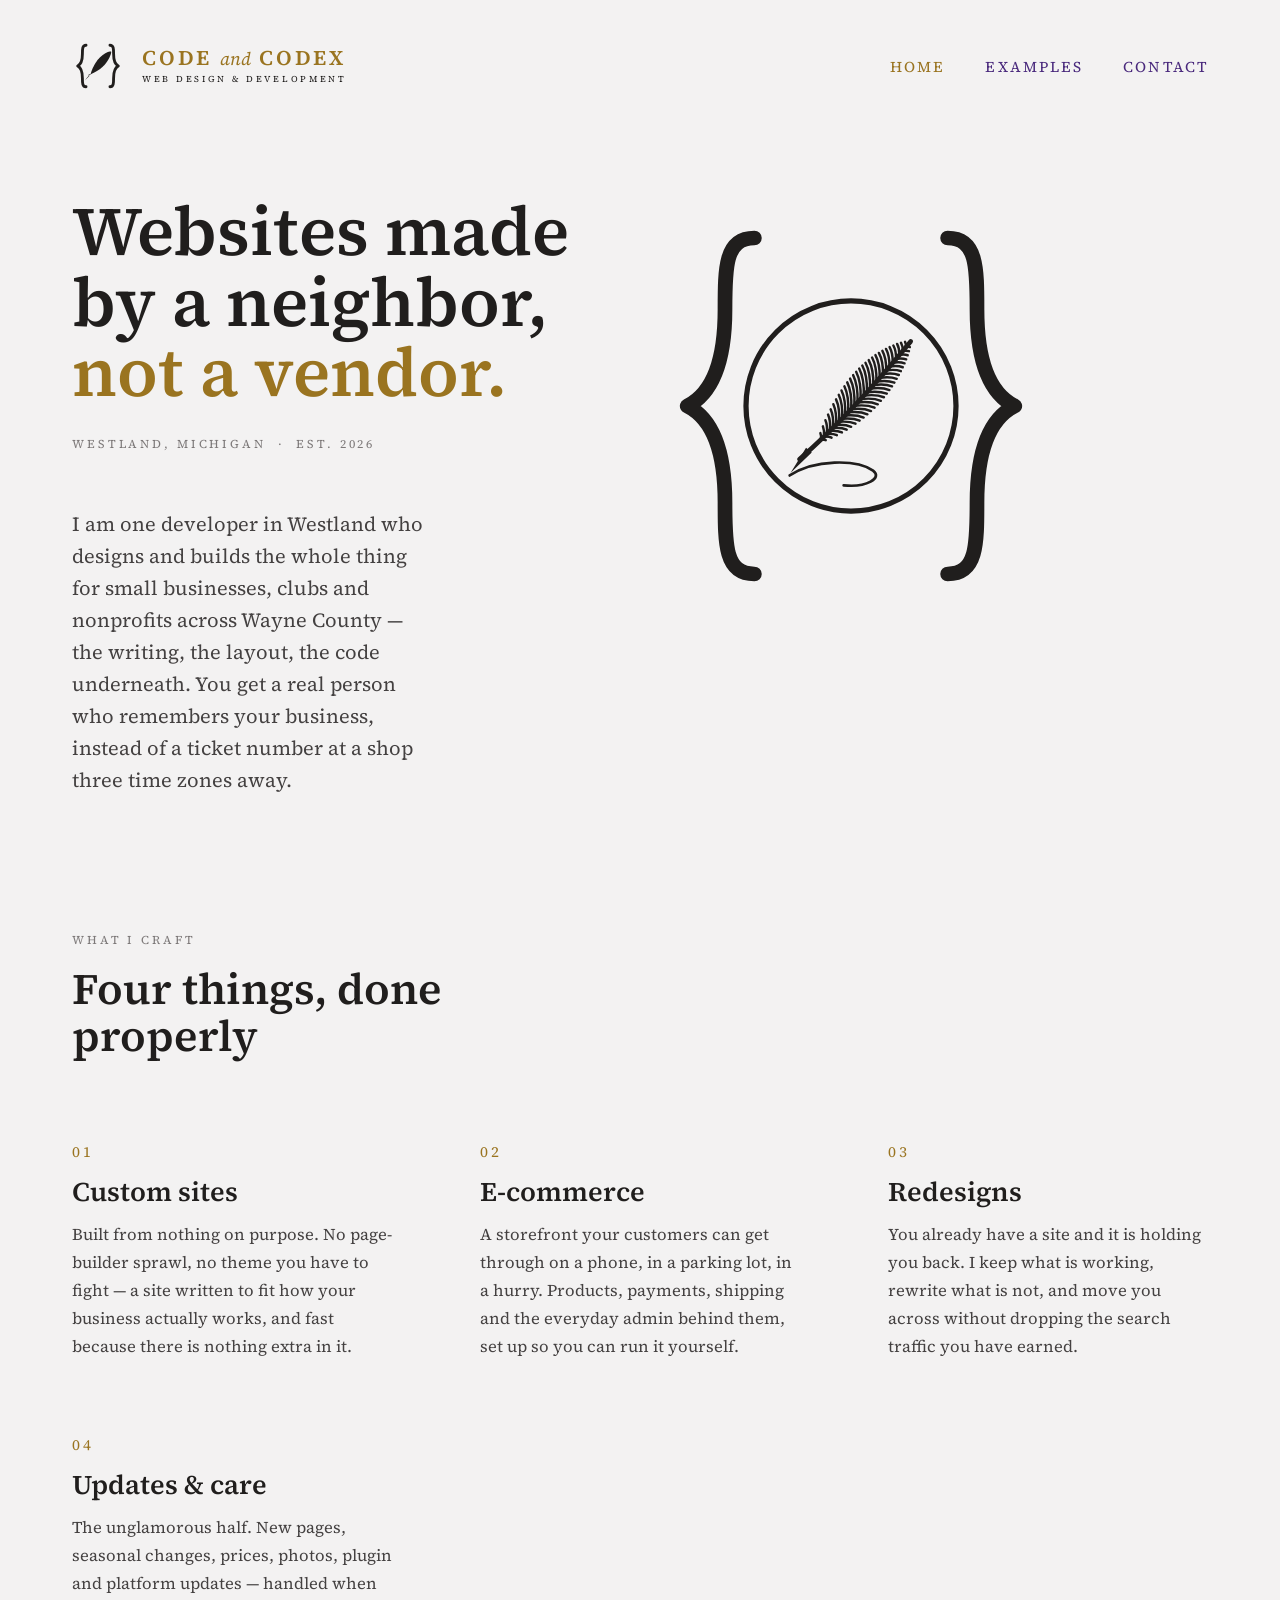
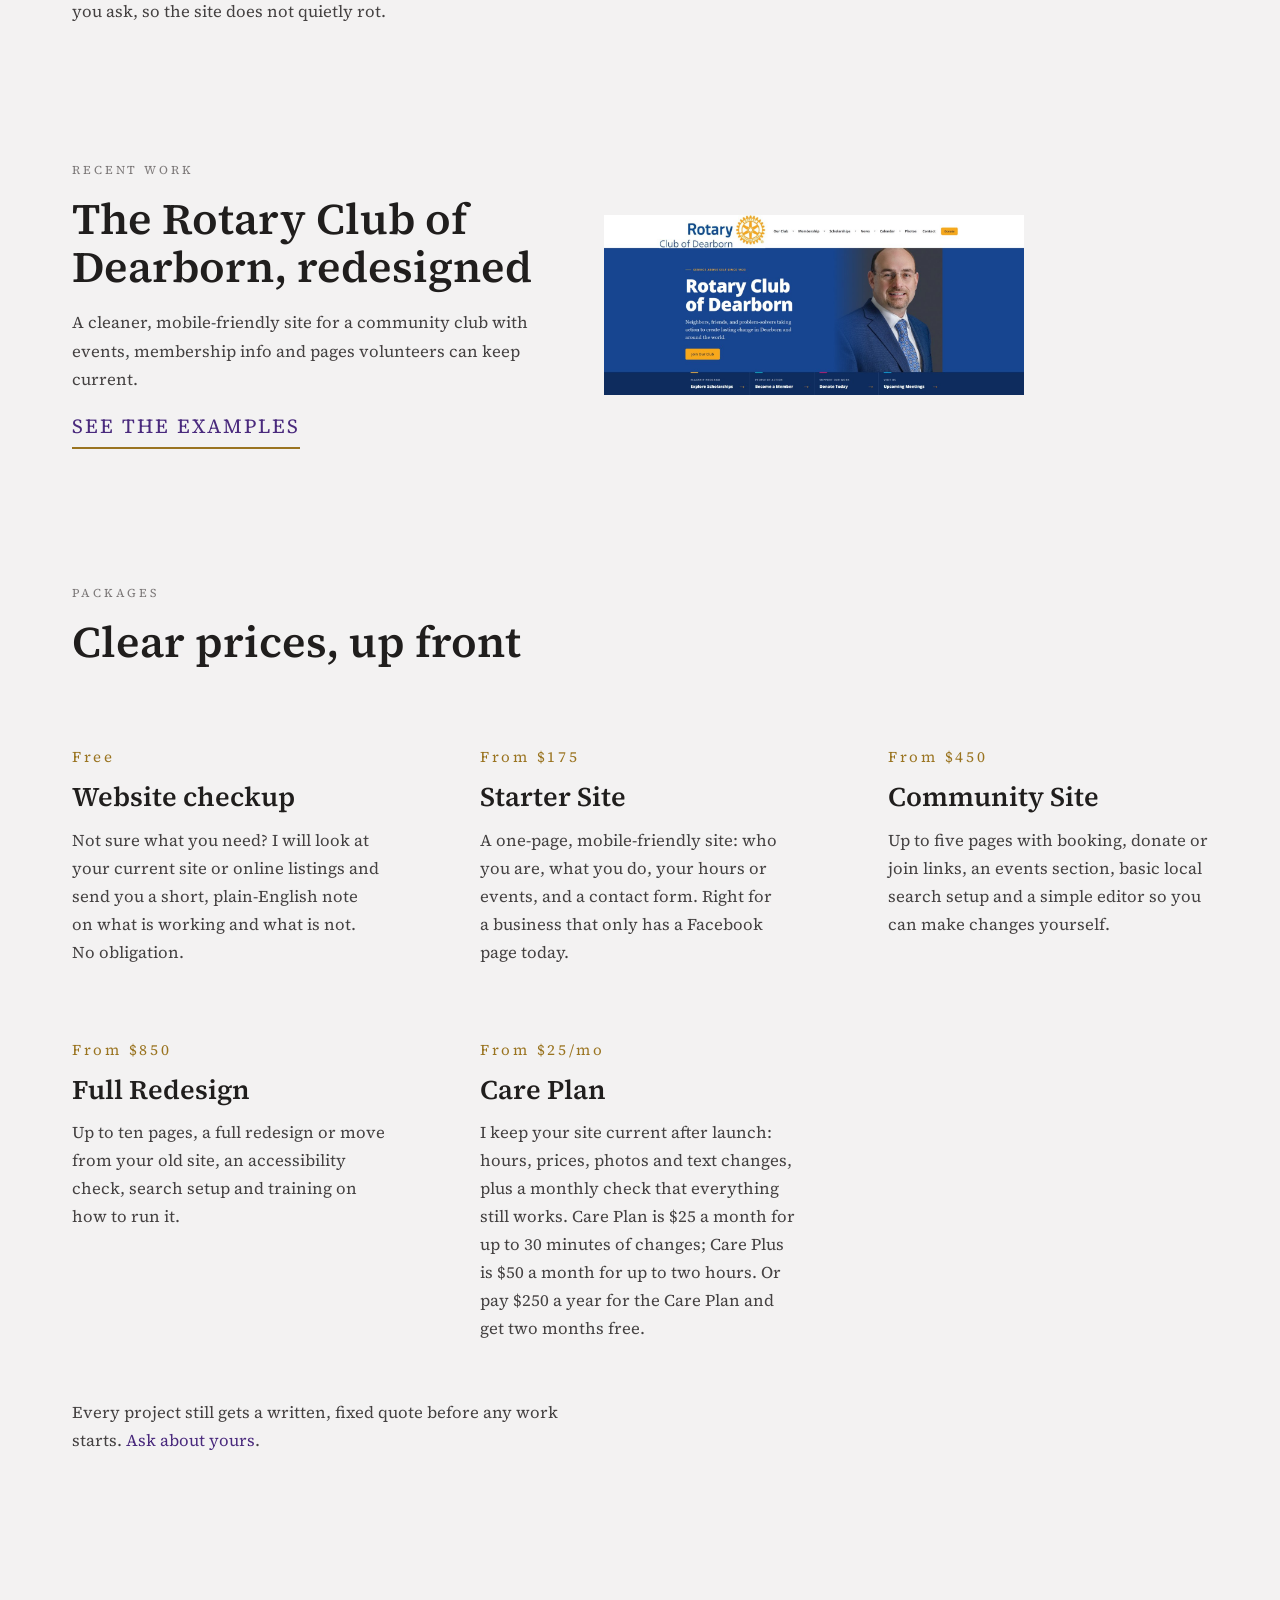
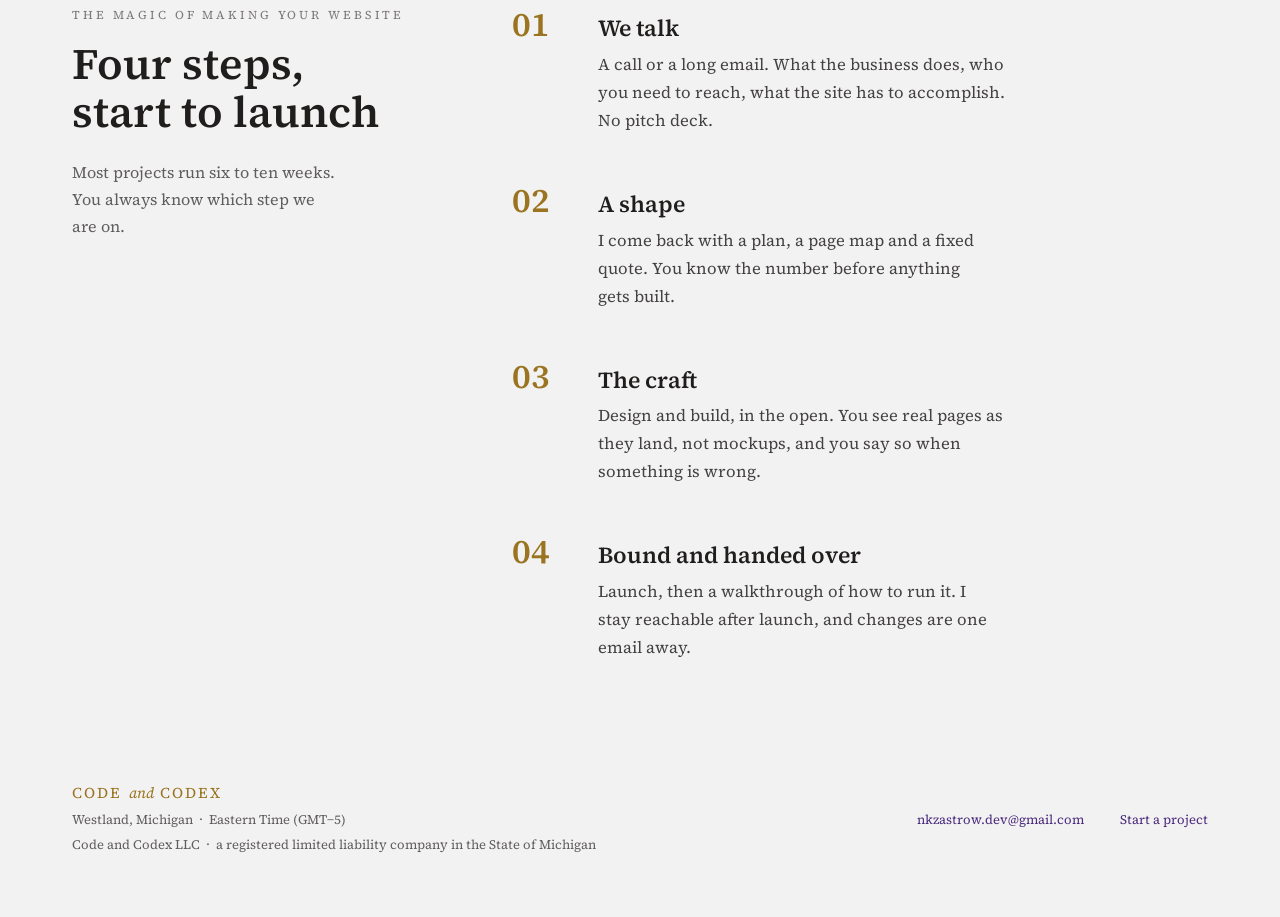
<file: index.html>
<!DOCTYPE html>
<html lang="en">
<head>
<meta charset="utf-8">
<meta name="viewport" content="width=device-width, initial-scale=1">
<title>Code and Codex &mdash; Web design &amp; development in Westland, Michigan</title>
<meta name="description" content="Websites for small businesses, clubs and nonprofits in Westland and Wayne County, Michigan. Sites from $175, built and looked after by one local developer. Free website checkup.">
<link rel="canonical" href="https://codeandcodex.fyi/">
<meta property="og:type" content="website">
<meta property="og:title" content="Code and Codex &mdash; Web design &amp; development in Westland, Michigan">
<meta property="og:description" content="Websites for small businesses, clubs and nonprofits in Westland and Wayne County, Michigan. Sites from $175, plus a free website checkup.">
<meta property="og:image" content="https://codeandcodex.fyi/assets/examples/dearborn-rotary.jpg">
<meta property="og:url" content="https://codeandcodex.fyi/">
<link rel="icon" href="favicon.svg" type="image/svg+xml">
<link rel="preload" href="assets/fonts/SourceSerif4-Roman-var.woff2" as="font" type="font/woff2" crossorigin>
<link rel="stylesheet" href="assets/css/fonts.css">
<link rel="stylesheet" href="assets/css/styles.css">
<script type="application/ld+json">
{
  "@context": "https://schema.org",
  "@type": "ProfessionalService",
  "name": "Code and Codex LLC",
  "url": "https://codeandcodex.fyi/",
  "email": "nkzastrow.dev@gmail.com",
  "description": "Web design and development for small businesses, clubs and nonprofits in Westland and Wayne County, Michigan.",
  "address": {"@type": "PostalAddress", "addressLocality": "Westland", "addressRegion": "MI", "addressCountry": "US"},
  "areaServed": [{"@type": "City", "name": "Westland, MI"}, {"@type": "AdministrativeArea", "name": "Wayne County, MI"}],
  "priceRange": "$175 - $850"
}
</script>
</head>
<body>

<header class="site-header">
  <a class="brand" href="/">
    <img class="brand__mark" src="assets/logo/logo-plume.svg" alt="" aria-hidden="true" width="52" height="52">
    <span class="brand__text">
      <span class="brand__name">CODE <em>and</em> CODEX</span>
      <span class="brand__descriptor">Web Design &amp; Development</span>
    </span>
  </a>
  <nav class="site-nav" aria-label="Primary">
    <span class="site-nav__current" aria-current="page">Home</span>
    <a href="examples.html">Examples</a>
    <a href="contact.html">Contact</a>
  </nav>
</header>

<main>

  <section class="hero">
    <div class="hero__headline">
      <h1>Websites made<br>by a neighbor,<br><span class="accent">not a vendor.</span></h1>
      <span class="kicker">Westland, Michigan &nbsp;&middot;&nbsp; Est. 2026</span>
    </div>
    <div class="hero__lede">
      <p>I am one developer in Westland who designs and builds the whole thing for small businesses, clubs and nonprofits across Wayne County &mdash; the writing, the layout, the code underneath. You get a real person who remembers your business, instead of a ticket number at a shop three time zones away.</p>
    </div>
    <div class="hero__mark">
      <img src="assets/logo/logo-engraved.svg" alt="" aria-hidden="true" width="420" height="420">
    </div>
  </section>

  <section class="services">
    <div class="section-intro">
      <span class="kicker">What I craft</span>
      <h2>Four things, done properly</h2>
    </div>
    <div class="services__grid">
      <div class="service">
        <span class="service__num">01</span>
        <h3>Custom sites</h3>
        <p>Built from nothing on purpose. No page-builder sprawl, no theme you have to fight &mdash; a site written to fit how your business actually works, and fast because there is nothing extra in it.</p>
      </div>
      <div class="service">
        <span class="service__num">02</span>
        <h3>E-commerce</h3>
        <p>A storefront your customers can get through on a phone, in a parking lot, in a hurry. Products, payments, shipping and the everyday admin behind them, set up so you can run it yourself.</p>
      </div>
      <div class="service">
        <span class="service__num">03</span>
        <h3>Redesigns</h3>
        <p>You already have a site and it is holding you back. I keep what is working, rewrite what is not, and move you across without dropping the search traffic you have earned.</p>
      </div>
      <div class="service">
        <span class="service__num">04</span>
        <h3>Updates &amp; care</h3>
        <p>The unglamorous half. New pages, seasonal changes, prices, photos, plugin and platform updates &mdash; handled when you ask, so the site does not quietly rot.</p>
      </div>
    </div>
  </section>

  <section class="recent-work">
    <div class="recent-work__row">
      <div class="recent-work__inner">
        <span class="kicker">Recent work</span>
        <h2>The Rotary Club of Dearborn, redesigned</h2>
        <p class="recent-work__text">A cleaner, mobile-friendly site for a community club with events, membership info and pages volunteers can keep current.</p>
        <a class="cta-link" href="examples.html">See the examples</a>
      </div>
      <div class="recent-work__media">
        <img class="thumb-rotary" src="assets/examples/dearborn-rotary.jpg" alt="Rotary Club of Dearborn website, showing the homepage hero.">
      </div>
    </div>
  </section>

  <section class="services packages">
    <div class="section-intro">
      <span class="kicker">Packages</span>
      <h2>Clear prices, up front</h2>
    </div>
    <div class="services__grid">
      <div class="service">
        <span class="service__num">Free</span>
        <h3>Website checkup</h3>
        <p>Not sure what you need? I will look at your current site or online listings and send you a short, plain-English note on what is working and what is not. No obligation.</p>
      </div>
      <div class="service">
        <span class="service__num">From $175</span>
        <h3>Starter Site</h3>
        <p>A one-page, mobile-friendly site: who you are, what you do, your hours or events, and a contact form. Right for a business that only has a Facebook page today.</p>
      </div>
      <div class="service">
        <span class="service__num">From $450</span>
        <h3>Community Site</h3>
        <p>Up to five pages with booking, donate or join links, an events section, basic local search setup and a simple editor so you can make changes yourself.</p>
      </div>
      <div class="service">
        <span class="service__num">From $850</span>
        <h3>Full Redesign</h3>
        <p>Up to ten pages, a full redesign or move from your old site, an accessibility check, search setup and training on how to run it.</p>
      </div>
      <div class="service">
        <span class="service__num">From $25/mo</span>
        <h3>Care Plan</h3>
        <p>I keep your site current after launch: hours, prices, photos and text changes, plus a monthly check that everything still works. Care Plan is $25 a month for up to 30 minutes of changes; Care Plus is $50 a month for up to two hours. Or pay $250 a year for the Care Plan and get two months free.</p>
      </div>
    </div>
    <p class="packages__note">Every project still gets a written, fixed quote before any work starts. <a href="contact.html">Ask about yours</a>.</p>
  </section>

  <section class="process">
    <div class="process__inner">
      <div class="process__intro">
        <span class="kicker">The magic of making your website</span>
        <h2>Four steps,<br>start to launch</h2>
        <p>Most projects run six to ten weeks. You always know which step we are on.</p>
      </div>
      <ol class="process__list">
        <li class="process__item">
          <span class="process__num">01</span>
          <div class="process__body">
            <h3>We talk</h3>
            <p>A call or a long email. What the business does, who you need to reach, what the site has to accomplish. No pitch deck.</p>
          </div>
        </li>
        <li class="process__item">
          <span class="process__num">02</span>
          <div class="process__body">
            <h3>A shape</h3>
            <p>I come back with a plan, a page map and a fixed quote. You know the number before anything gets built.</p>
          </div>
        </li>
        <li class="process__item">
          <span class="process__num">03</span>
          <div class="process__body">
            <h3>The craft</h3>
            <p>Design and build, in the open. You see real pages as they land, not mockups, and you say so when something is wrong.</p>
          </div>
        </li>
        <li class="process__item">
          <span class="process__num">04</span>
          <div class="process__body">
            <h3>Bound and handed over</h3>
            <p>Launch, then a walkthrough of how to run it. I stay reachable after launch, and changes are one email away.</p>
          </div>
        </li>
      </ol>
    </div>
  </section>

</main>

<footer class="site-footer">
  <div class="footer-inner">
    <span class="footer-wordmark">CODE <em>and</em> CODEX</span>
    <div class="footer-row">
      <span>Westland, Michigan &nbsp;&middot;&nbsp; Eastern Time (GMT&minus;5)</span>
      <span class="footer-links">
        <a href="mailto:nkzastrow.dev@gmail.com">nkzastrow.dev@gmail.com</a>
        <a href="contact.html">Start a project</a>
      </span>
    </div>
    <span>Code and Codex LLC &nbsp;&middot;&nbsp; a registered limited liability company in the State of Michigan</span>
  </div>
</footer>

</body>
</html>
</file>
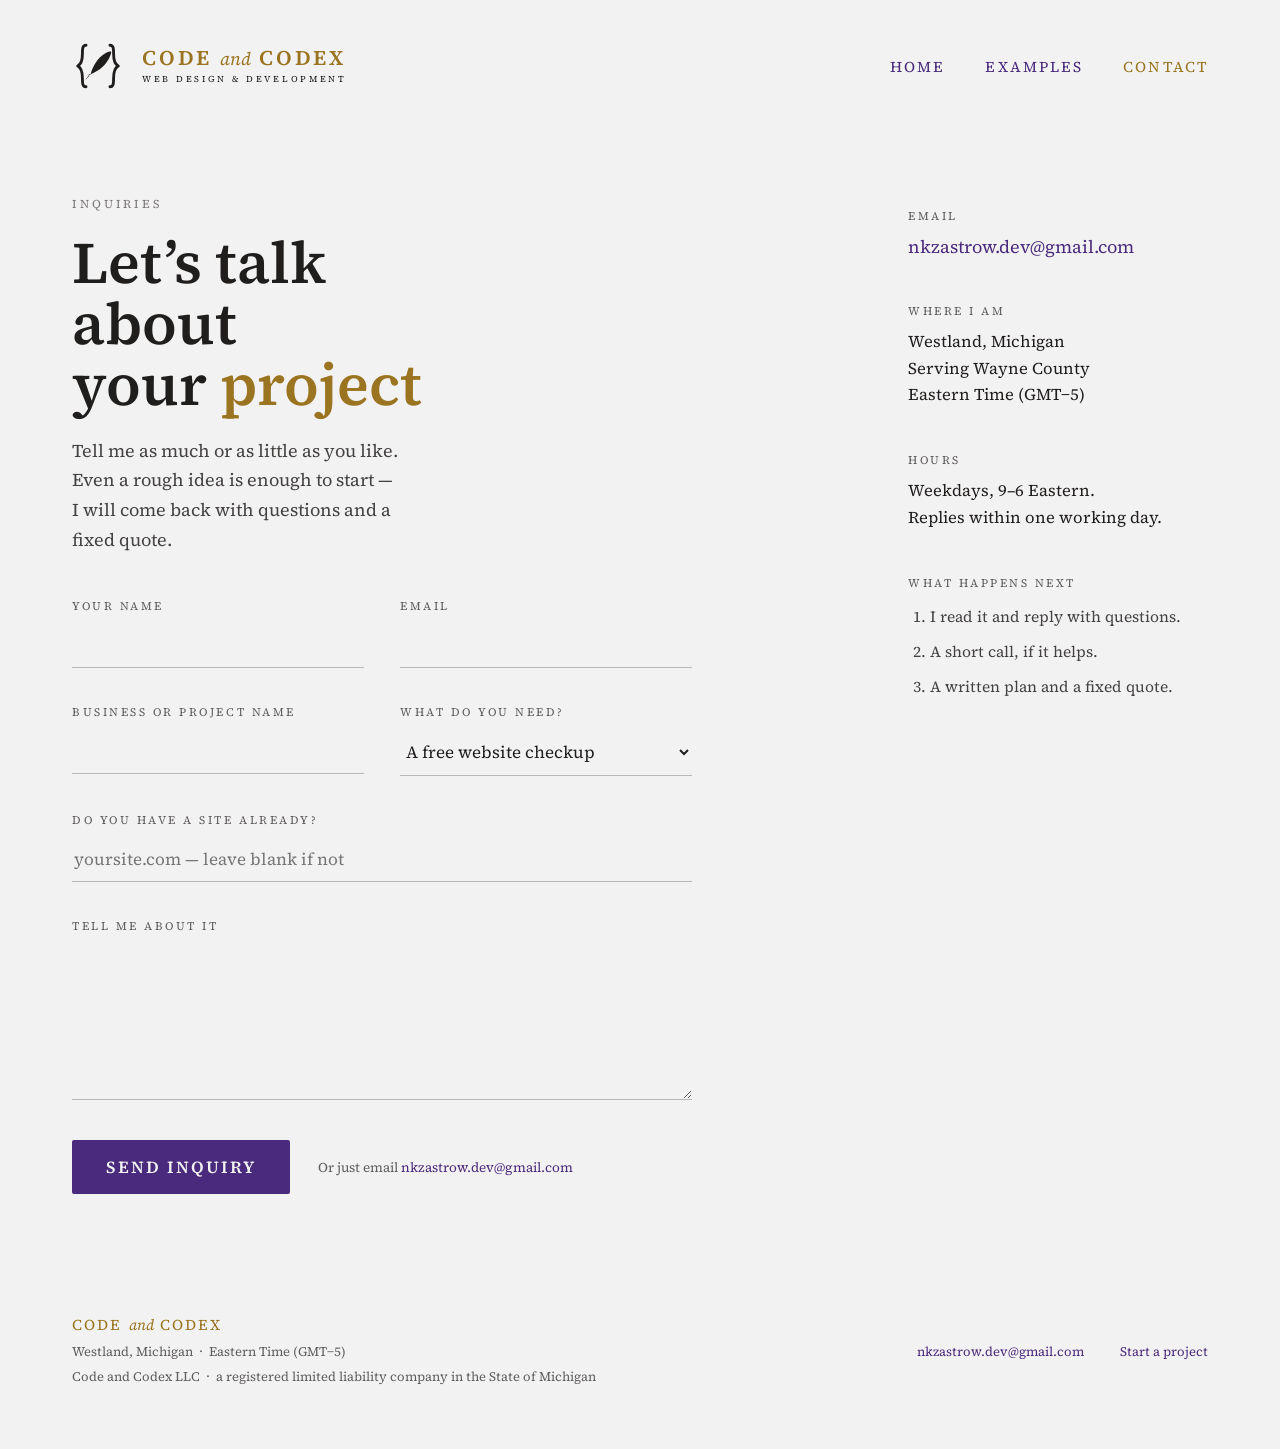
<file: contact.html>
<!DOCTYPE html>
<html lang="en">
<head>
<meta charset="utf-8">
<meta name="viewport" content="width=device-width, initial-scale=1">
<title>Contact &mdash; Code and Codex</title>
<meta name="description" content="Tell me about your project. I read every inquiry myself and reply within one working day &mdash; Westland, Michigan, Eastern Time.">
<link rel="canonical" href="https://codeandcodex.fyi/contact.html">
<meta property="og:type" content="website">
<meta property="og:title" content="Contact &mdash; Code and Codex">
<meta property="og:description" content="Tell me about your project. I read every inquiry myself and reply within one working day.">
<meta property="og:url" content="https://codeandcodex.fyi/contact.html">
<link rel="icon" href="favicon.svg" type="image/svg+xml">
<link rel="stylesheet" href="assets/css/fonts.css">
<link rel="stylesheet" href="assets/css/styles.css">
</head>
<body>

<header class="site-header">
  <a class="brand" href="/">
    <img class="brand__mark" src="assets/logo/logo-plume.svg" alt="" aria-hidden="true" width="52" height="52">
    <span class="brand__text">
      <span class="brand__name">CODE <em>and</em> CODEX</span>
      <span class="brand__descriptor">Web Design &amp; Development</span>
    </span>
  </a>
  <nav class="site-nav" aria-label="Primary">
    <a href="/">Home</a>
    <a href="examples.html">Examples</a>
    <span class="site-nav__current" aria-current="page">Contact</span>
  </nav>
</header>

<main>

  <section class="contact">
    <div class="contact__main">
      <div class="contact__intro">
        <span class="kicker">Inquiries</span>
        <h1>Let&rsquo;s talk about<br>your <span class="accent">project</span></h1>
        <p>Tell me as much or as little as you like. Even a rough idea is enough to start &mdash; I will come back with questions and a fixed quote.</p>
      </div>

      <form class="contact-form" data-contact-form action="https://formsubmit.co/ajax/nkzastrow.dev@gmail.com" method="POST">
        <input type="hidden" name="_subject" value="New inquiry &mdash; Code and Codex site">
        <input type="hidden" name="_template" value="table">
        <input type="hidden" name="_captcha" value="false">
        <input class="visually-hidden" type="text" name="_honey" tabindex="-1" autocomplete="off" aria-hidden="true">
        <div class="form-row">
          <label class="form-field">
            <span>Your name</span>
            <input class="field-input" type="text" name="name" required autocomplete="name">
          </label>
          <label class="form-field">
            <span>Email</span>
            <input class="field-input" type="email" name="email" required autocomplete="email">
          </label>
        </div>
        <div class="form-row">
          <label class="form-field">
            <span>Business or project name</span>
            <input class="field-input" type="text" name="business">
          </label>
          <label class="form-field">
            <span>What do you need?</span>
            <select class="field-input" name="service">
              <option value="Free website checkup">A free website checkup</option>
              <option>Starter Site (from $175)</option>
              <option>Community Site (from $450)</option>
              <option>Full Redesign (from $850)</option>
              <option>Care Plan (from $25/month)</option>
              <option>A custom site</option>
              <option>An online store</option>
              <option>A redesign of what I have</option>
              <option>Not sure yet</option>
            </select>
          </label>
        </div>
        <label class="form-field">
          <span>Do you have a site already?</span>
          <input class="field-input" type="text" name="url" placeholder="yoursite.com &mdash; leave blank if not">
        </label>
        <label class="form-field">
          <span>Tell me about it</span>
          <textarea class="field-input" name="message" rows="5" required></textarea>
        </label>
        <div class="form-actions">
          <button class="btn-submit" type="submit">Send inquiry</button>
          <span class="form-note">Or just email <a href="mailto:nkzastrow.dev@gmail.com">nkzastrow.dev@gmail.com</a></span>
        </div>
        <p class="form-error" data-form-error role="alert" hidden>That did not send &mdash; please try again, or email <a href="mailto:nkzastrow.dev@gmail.com">nkzastrow.dev@gmail.com</a> directly.</p>
      </form>

      <div class="thank-you" data-thank-you hidden>
        <span class="thank-you__kicker">Received</span>
        <h2>Thank you &mdash; that is in.</h2>
        <p>I read every inquiry myself and reply within one working day. If it is urgent, email <a href="mailto:nkzastrow.dev@gmail.com">nkzastrow.dev@gmail.com</a> directly.</p>
        <button class="btn-text" type="button" data-send-another>Send another</button>
      </div>
    </div>

    <aside class="contact__aside">
      <div class="info-block">
        <span class="info-block__label">Email</span>
        <a class="info-block__email" href="mailto:nkzastrow.dev@gmail.com">nkzastrow.dev@gmail.com</a>
      </div>
      <div class="info-block">
        <span class="info-block__label">Where I am</span>
        <span class="info-block__value">Westland, Michigan<br>Serving Wayne County<br>Eastern Time (GMT&minus;5)</span>
      </div>
      <div class="info-block">
        <span class="info-block__label">Hours</span>
        <span class="info-block__value">Weekdays, 9&ndash;6 Eastern.<br>Replies within one working day.</span>
      </div>
      <div class="info-block info-block--list">
        <span class="info-block__label">What happens next</span>
        <ol class="info-list">
          <li>I read it and reply with questions.</li>
          <li>A short call, if it helps.</li>
          <li>A written plan and a fixed quote.</li>
        </ol>
      </div>
    </aside>
  </section>

</main>

<footer class="site-footer">
  <div class="footer-inner">
    <span class="footer-wordmark">CODE <em>and</em> CODEX</span>
    <div class="footer-row">
      <span>Westland, Michigan &nbsp;&middot;&nbsp; Eastern Time (GMT&minus;5)</span>
      <span class="footer-links">
        <a href="mailto:nkzastrow.dev@gmail.com">nkzastrow.dev@gmail.com</a>
        <a href="contact.html">Start a project</a>
      </span>
    </div>
    <span>Code and Codex LLC &nbsp;&middot;&nbsp; a registered limited liability company in the State of Michigan</span>
  </div>
</footer>

<script src="assets/js/contact-form.js"></script>
</body>
</html>
</file>
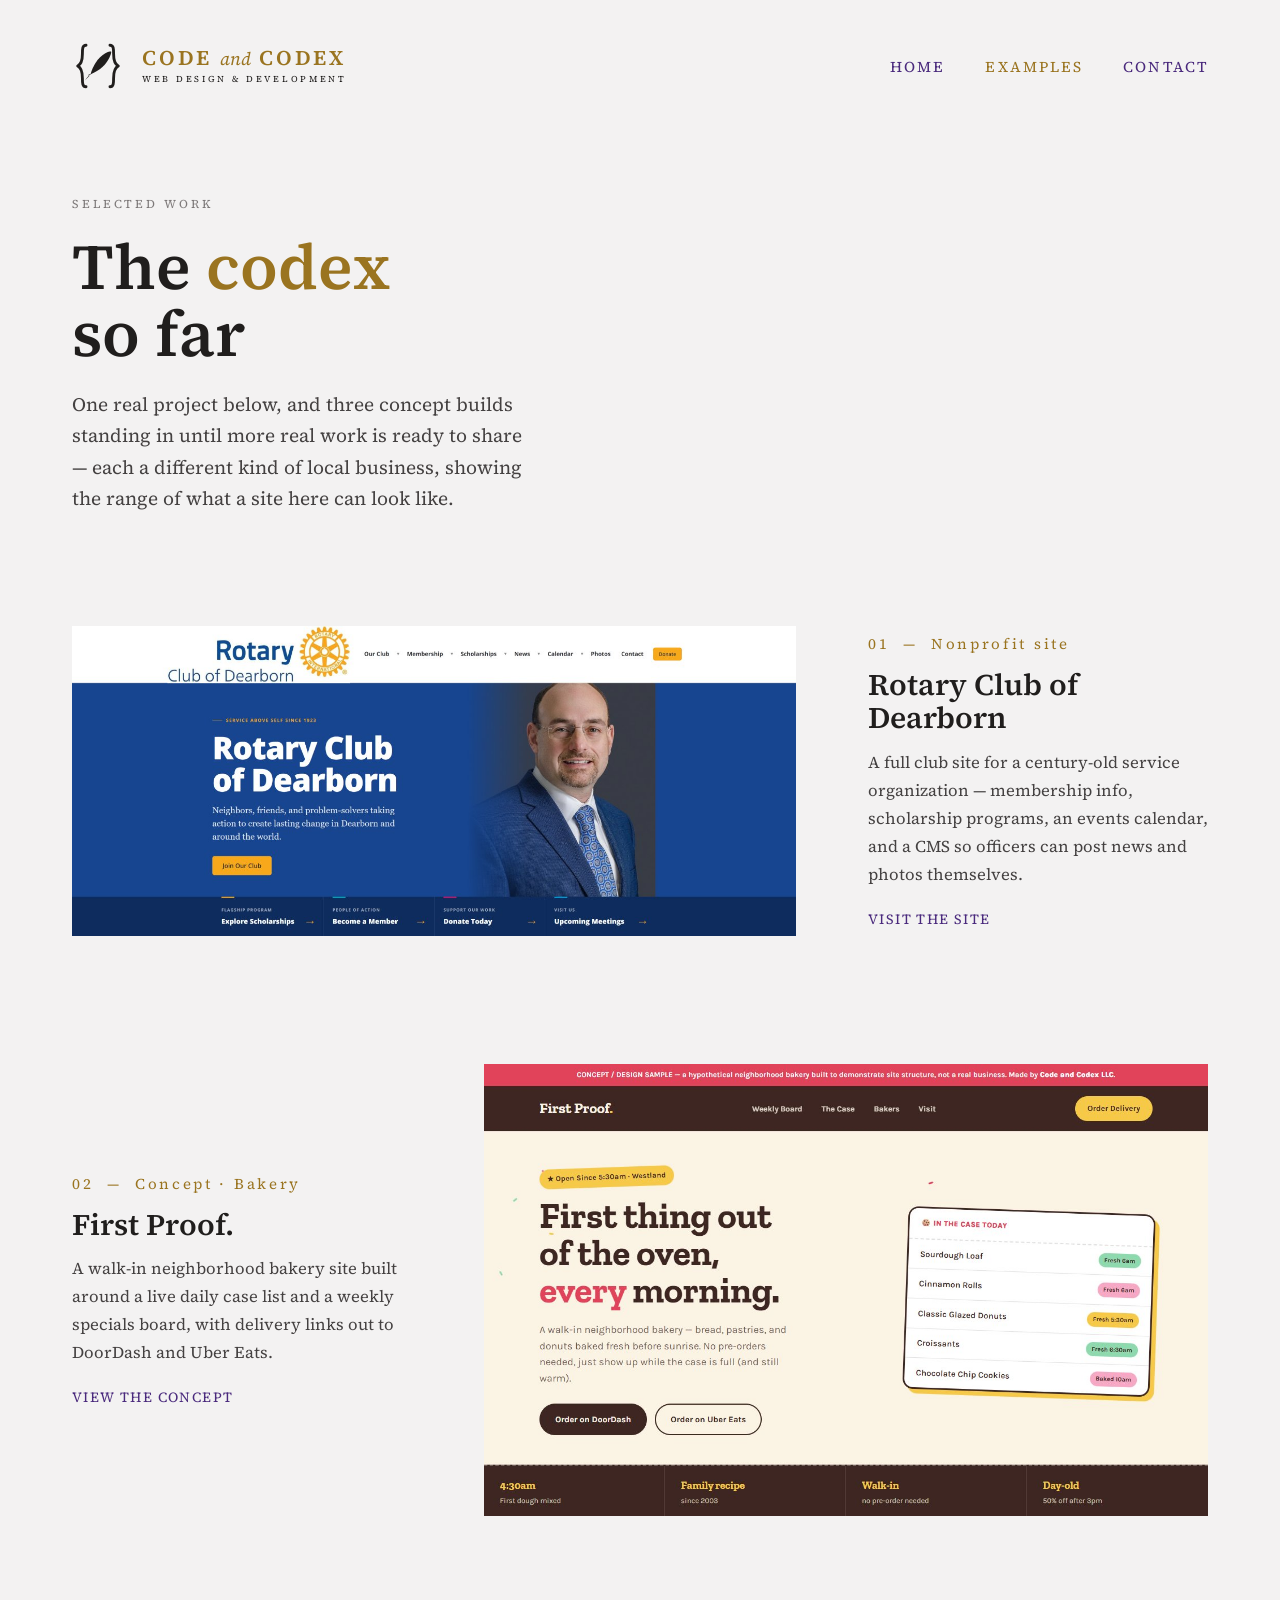
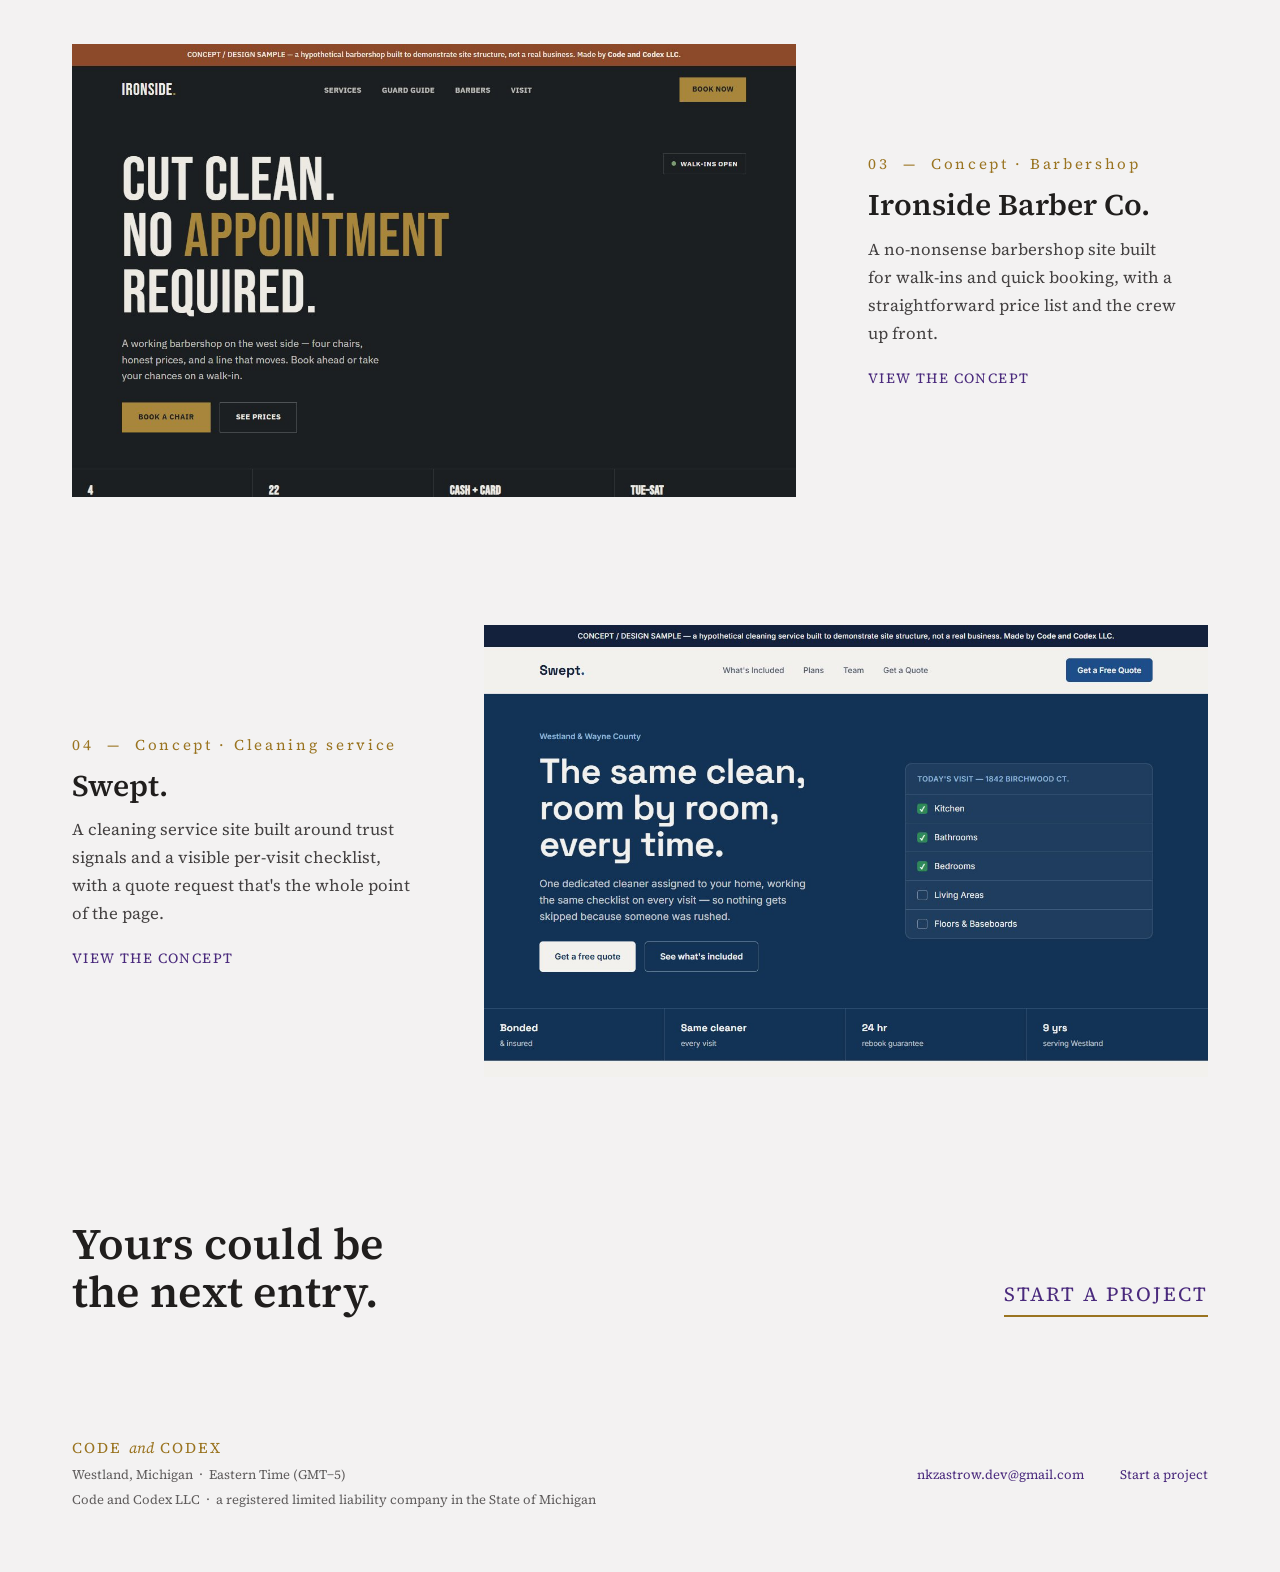
<file: examples.html>
<!DOCTYPE html>
<html lang="en">
<head>
<meta charset="utf-8">
<meta name="viewport" content="width=device-width, initial-scale=1">
<title>Examples &mdash; Code and Codex</title>
<meta name="description" content="Selected work from Code and Codex, including the Rotary Club of Dearborn site, plus concept designs for a bakery, a barbershop, and a cleaning service.">
<link rel="canonical" href="https://codeandcodex.fyi/examples.html">
<meta property="og:type" content="website">
<meta property="og:title" content="Examples &mdash; Code and Codex">
<meta property="og:description" content="Selected work from Code and Codex, including the Rotary Club of Dearborn site and concept designs for several kinds of local business.">
<meta property="og:url" content="https://codeandcodex.fyi/examples.html">
<link rel="icon" href="favicon.svg" type="image/svg+xml">
<link rel="stylesheet" href="assets/css/fonts.css">
<link rel="stylesheet" href="assets/css/styles.css">
</head>
<body>

<header class="site-header">
  <a class="brand" href="/">
    <img class="brand__mark" src="assets/logo/logo-plume.svg" alt="" aria-hidden="true" width="52" height="52">
    <span class="brand__text">
      <span class="brand__name">CODE <em>and</em> CODEX</span>
      <span class="brand__descriptor">Web Design &amp; Development</span>
    </span>
  </a>
  <nav class="site-nav" aria-label="Primary">
    <a href="/">Home</a>
    <span class="site-nav__current" aria-current="page">Examples</span>
    <a href="contact.html">Contact</a>
  </nav>
</header>

<main>

  <section class="examples-intro">
    <div class="examples-intro__inner">
      <span class="kicker">Selected work</span>
      <h1>The <span class="accent">codex</span> so far</h1>
      <p>One real project below, and three concept builds standing in until more real work is ready to share &mdash; each a different kind of local business, showing the range of what a site here can look like.</p>
    </div>
  </section>

  <section class="project-list">
    <article class="project">
      <div class="project__media">
        <div class="project__thumb">
          <img class="thumb-rotary" src="assets/examples/dearborn-rotary.jpg" alt="Rotary Club of Dearborn website, showing the homepage hero.">
        </div>
      </div>
      <div class="project__text">
        <span class="project__meta">01 &nbsp;&mdash;&nbsp; Nonprofit site</span>
        <h2 class="project__name">Rotary Club of Dearborn</h2>
        <p class="project__blurb">A full club site for a century-old service organization &mdash; membership info, scholarship programs, an events calendar, and a CMS so officers can post news and photos themselves.</p>
        <a class="project__link" href="https://dearbornrotary.org/" target="_blank" rel="noopener">Visit the site</a>
      </div>
    </article>
    <article class="project">
      <div class="project__media">
        <div class="project__thumb">
          <img src="assets/examples/first-proof.jpg" alt="First Proof. concept bakery website, showing the homepage hero and daily case list.">
        </div>
      </div>
      <div class="project__text">
        <span class="project__meta">02 &nbsp;&mdash;&nbsp; Concept &middot; Bakery</span>
        <h2 class="project__name">First Proof.</h2>
        <p class="project__blurb">A walk-in neighborhood bakery site built around a live daily case list and a weekly specials board, with delivery links out to DoorDash and Uber Eats.</p>
        <a class="project__link" href="first-proof-bakery-concept.html">View the concept</a>
      </div>
    </article>
    <article class="project">
      <div class="project__media">
        <div class="project__thumb">
          <img src="assets/examples/ironside-barbershop.jpg" alt="Ironside Barber Co. concept website, showing the homepage hero and walk-in status.">
        </div>
      </div>
      <div class="project__text">
        <span class="project__meta">03 &nbsp;&mdash;&nbsp; Concept &middot; Barbershop</span>
        <h2 class="project__name">Ironside Barber Co.</h2>
        <p class="project__blurb">A no-nonsense barbershop site built for walk-ins and quick booking, with a straightforward price list and the crew up front.</p>
        <a class="project__link" href="ironside-barbershop-concept.html">View the concept</a>
      </div>
    </article>
    <article class="project">
      <div class="project__media">
        <div class="project__thumb">
          <img src="assets/examples/swept-cleaning.jpg" alt="Swept. concept cleaning service website, showing the homepage hero and a per-visit checklist.">
        </div>
      </div>
      <div class="project__text">
        <span class="project__meta">04 &nbsp;&mdash;&nbsp; Concept &middot; Cleaning service</span>
        <h2 class="project__name">Swept.</h2>
        <p class="project__blurb">A cleaning service site built around trust signals and a visible per-visit checklist, with a quote request that's the whole point of the page.</p>
        <a class="project__link" href="swept-cleaning-concept.html">View the concept</a>
      </div>
    </article>
  </section>

  <section class="examples-cta">
    <div class="examples-cta__inner">
      <h2>Yours could be the next entry.</h2>
      <a class="cta-link" href="contact.html">Start a project</a>
    </div>
  </section>

</main>

<footer class="site-footer">
  <div class="footer-inner">
    <span class="footer-wordmark">CODE <em>and</em> CODEX</span>
    <div class="footer-row">
      <span>Westland, Michigan &nbsp;&middot;&nbsp; Eastern Time (GMT&minus;5)</span>
      <span class="footer-links">
        <a href="mailto:nkzastrow.dev@gmail.com">nkzastrow.dev@gmail.com</a>
        <a href="contact.html">Start a project</a>
      </span>
    </div>
    <span>Code and Codex LLC &nbsp;&middot;&nbsp; a registered limited liability company in the State of Michigan</span>
  </div>
</footer>

</body>
</html>
</file>
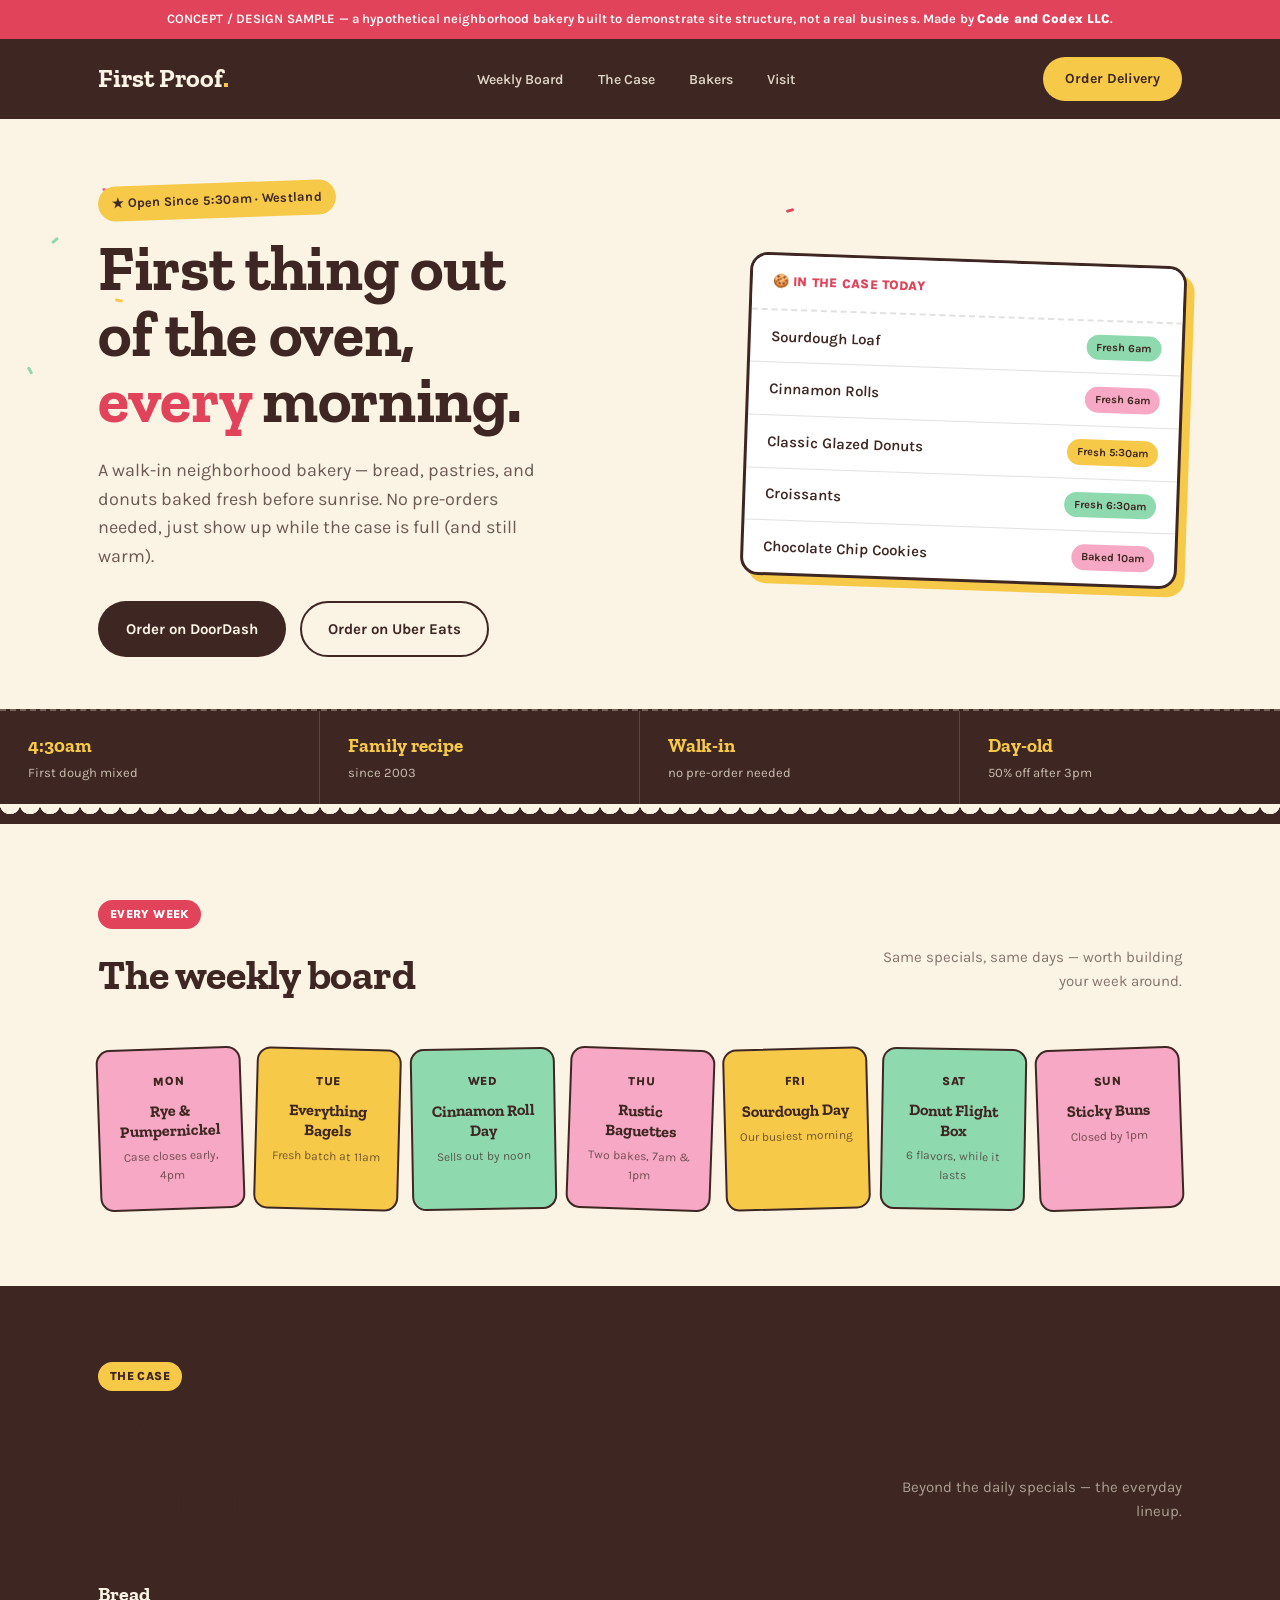
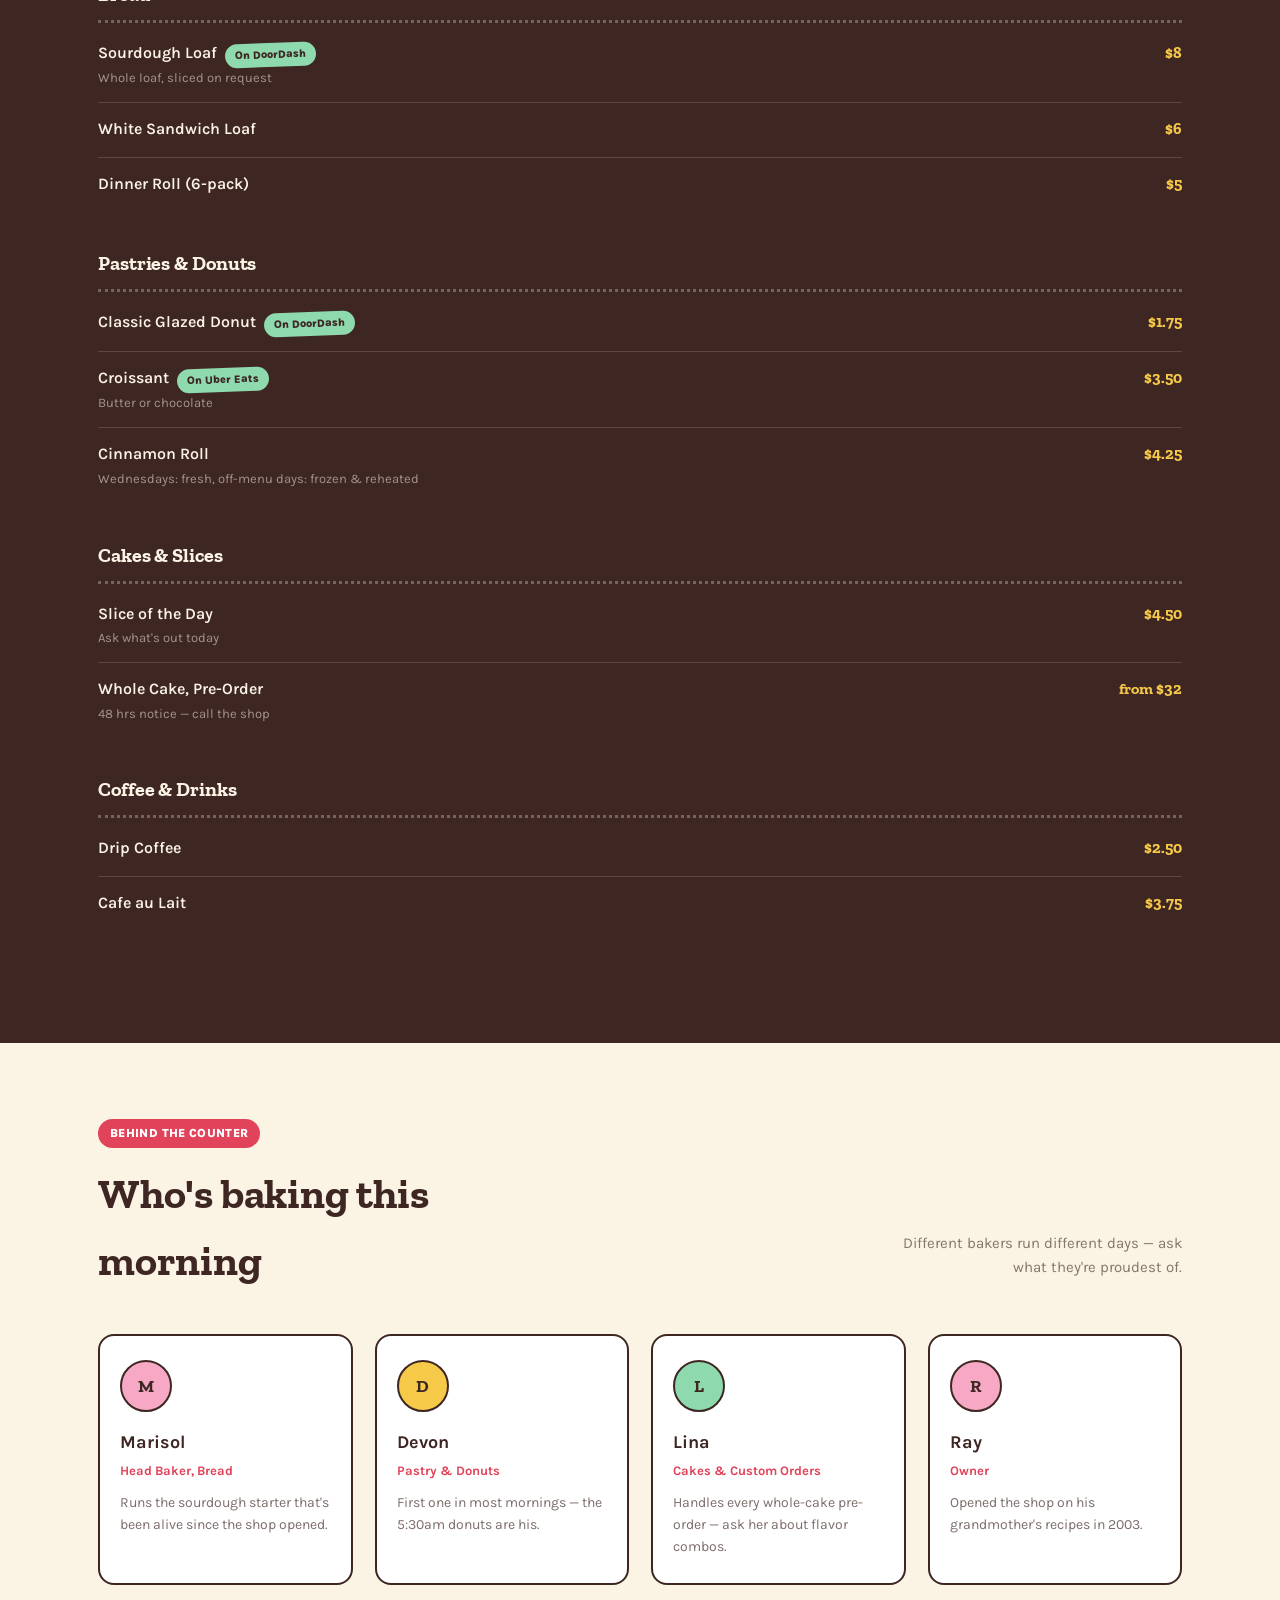
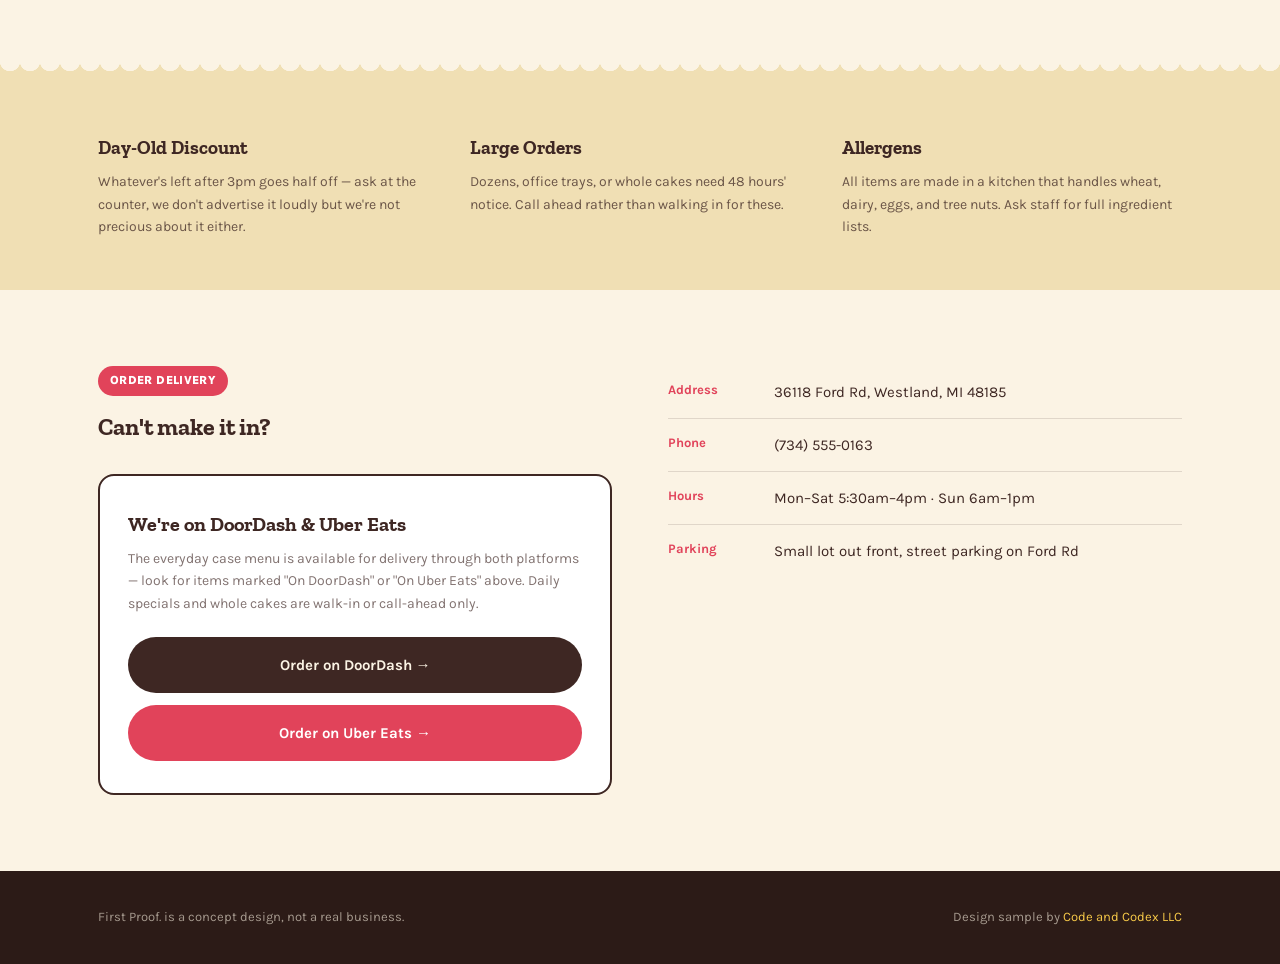
<file: first-proof-bakery-concept.html>
<!DOCTYPE html>
<html lang="en">
<head>
<meta charset="UTF-8">
<meta name="viewport" content="width=device-width, initial-scale=1.0">
<title>First Proof. — Concept</title>
<meta name="robots" content="noindex, follow">
<link rel="preconnect" href="https://fonts.googleapis.com">
<link rel="preconnect" href="https://fonts.gstatic.com" crossorigin>
<link href="https://fonts.googleapis.com/css2?family=Zilla+Slab:wght@500;600;700&family=Karla:wght@400;500;600;700;800&display=swap" rel="stylesheet">
<style>
  :root{
    --crust:#3E2723;
    --crust-2:#2C1B17;
    --cream:#FBF3E4;
    --jam:#E1435A;
    --jam-2:#B22F44;
    --pink:#F7A8C4;
    --pink-bright:#EF6FA0;
    --yellow:#F7C948;
    --mint:#8FD9AE;
    --wheat:#F0DFB4;
    --line: rgba(62,39,35,0.14);
    --line-dark: rgba(247,239,221,0.16);
    --maxw: 1140px;
  }
  *{box-sizing:border-box;}
  html{scroll-behavior:smooth;}
  @media (prefers-reduced-motion: reduce){
    html{scroll-behavior:auto;}
    *{animation-duration:0.001ms !important; transition-duration:0.001ms !important;}
  }
  body{
    margin:0; background:var(--cream); color:var(--crust);
    font-family:'Karla', sans-serif; font-size:16px; line-height:1.6;
    -webkit-font-smoothing:antialiased;
    overflow-x:hidden;
  }
  h1,h2,h3,.display{
    font-family:'Zilla Slab', serif;
    font-weight:700;
    letter-spacing:-0.005em;
    margin:0;
  }
  a{color:inherit;}
  a:focus-visible, button:focus-visible{
    outline:3px solid var(--jam); outline-offset:3px;
  }
  .wrap{max-width:var(--maxw); margin:0 auto; padding:0 28px;}

  .concept-badge{
    background:var(--jam); color:#fff; text-align:center;
    font-size:13px; font-weight:600; letter-spacing:0.01em; padding:9px 16px;
  }
  .concept-badge strong{font-weight:800;}

  header{background:var(--crust); color:var(--cream); position:sticky; top:0; z-index:30;}
  nav{display:flex; align-items:center; justify-content:space-between; padding:18px 0;}
  .logo{font-family:'Zilla Slab', serif; font-weight:700; font-size:26px; color:var(--cream); text-decoration:none;}
  .logo span{color:var(--yellow);}
  .navlinks{display:flex; gap:30px; list-style:none; margin:0; padding:0;}
  .navlinks a{
    text-decoration:none; font-size:14px; font-weight:600; color:var(--cream);
    opacity:0.85; padding:6px 2px; border-bottom:2px solid transparent;
    transition:opacity .15s, border-color .15s;
  }
  .navlinks a:hover{opacity:1; border-color:var(--yellow);}
  .nav-cta{
    background:var(--yellow); color:var(--crust); text-decoration:none;
    font-weight:700; font-size:14px; padding:11px 22px; border-radius:999px;
    transition:transform .15s ease;
  }
  .nav-cta:hover{transform:translateY(-2px);}
  .nav-toggle{display:none; background:none; border:0; color:var(--cream); font-size:26px; cursor:pointer;}

  /* ---------- scallop dividers ---------- */
  .scallop{height:20px; width:100%;}
  .scallop-crust-cream{
    background:var(--crust);
    -webkit-mask-image: radial-gradient(circle at 10px 0, transparent 10px, black 10.5px);
    mask-image: radial-gradient(circle at 10px 0, transparent 10px, black 10.5px);
    -webkit-mask-size: 20px 20px; mask-size: 20px 20px;
    -webkit-mask-repeat: repeat-x; mask-repeat: repeat-x;
  }
  .scallop-crust-wheat{
    background:var(--wheat);
    -webkit-mask-image: radial-gradient(circle at 10px 0, transparent 10px, black 10.5px);
    mask-image: radial-gradient(circle at 10px 0, transparent 10px, black 10.5px);
    -webkit-mask-size: 20px 20px; mask-size: 20px 20px;
    -webkit-mask-repeat: repeat-x; mask-repeat: repeat-x;
  }

  /* ---------- hero ---------- */
  .hero{background:var(--cream); padding:64px 0 0; position:relative; overflow:hidden;}
  .sprinkle{position:absolute; border-radius:3px;}
  .hero-grid{display:grid; grid-template-columns:1.15fr 0.85fr; gap:56px; align-items:center; padding-bottom:52px; position:relative;}
  .eyebrow-plain{
    display:inline-flex; align-items:center; gap:8px;
    font-size:13px; color:var(--crust); font-weight:700; letter-spacing:0.02em;
    margin:0 0 18px; background:var(--yellow); padding:7px 14px; border-radius:999px;
    transform:rotate(-2deg);
  }
  .hero h1{font-size:clamp(38px, 5.4vw, 64px); line-height:1.03; max-width:12ch; color:var(--crust);}
  .hero h1 .swirl{color:var(--jam);}
  .hero p.lede{margin:22px 0 30px; max-width:42ch; font-size:18px; color:rgba(62,39,35,0.75);}
  .hero-ctas{display:flex; gap:14px; flex-wrap:wrap;}
  .btn{
    display:inline-flex; align-items:center; gap:8px; text-decoration:none; font-weight:700; font-size:15px;
    padding:14px 26px; border-radius:999px; border:2px solid transparent; cursor:pointer;
    transition:transform .15s ease;
  }
  .btn:hover{transform:translateY(-2px);}
  .btn-primary{background:var(--jam); color:#fff;}
  .btn-secondary{background:var(--crust); color:var(--cream);}
  .btn-outline{background:transparent; color:var(--crust); border-color:var(--crust);}

  .today-card{
    background:#fff; border:3px solid var(--crust); border-radius:18px; overflow:hidden;
    transform:rotate(2deg); box-shadow:8px 8px 0 var(--yellow);
  }
  .today-head{padding:16px 20px; border-bottom:2px dashed var(--line); font-size:13px; font-weight:800; letter-spacing:0.02em; text-transform:uppercase; color:var(--jam); background:#fff;}
  .today-item{display:flex; justify-content:space-between; align-items:center; padding:13px 20px; border-bottom:1px solid var(--line); font-size:15px; font-weight:600;}
  .today-item:last-child{border-bottom:none;}
  .today-item .tag{
    font-size:11px; font-weight:700; padding:4px 10px; border-radius:999px; color:var(--crust);
  }
  .today-item:nth-child(2) .tag{background:var(--mint);}
  .today-item:nth-child(3) .tag{background:var(--pink);}
  .today-item:nth-child(4) .tag{background:var(--yellow);}
  .today-item:nth-child(5) .tag{background:var(--mint);}
  .today-item:nth-child(6) .tag{background:var(--pink);}

  .trust-strip{background:var(--crust); border-top:2px dashed rgba(247,239,221,0.3); display:grid; grid-template-columns:repeat(4,1fr);}
  .trust-strip div{padding:20px 28px; border-right:1px solid var(--line-dark); font-size:13px; color:rgba(247,239,221,0.75);}
  .trust-strip div:last-child{border-right:none;}
  .trust-strip strong{display:block; font-family:'Zilla Slab',serif; font-size:19px; color:var(--yellow); margin-bottom:2px;}

  /* ---------- sections ---------- */
  .section{padding:76px 0;}
  .section-head{display:flex; justify-content:space-between; align-items:flex-end; gap:24px; margin-bottom:40px; flex-wrap:wrap;}
  .section-label{
    display:inline-block; font-size:12px; font-weight:800; letter-spacing:0.03em; text-transform:uppercase;
    color:#fff; background:var(--jam); padding:5px 12px; border-radius:999px; margin:0 0 12px;
  }
  .section h2{font-size:clamp(30px,4vw,42px); max-width:16ch; color:var(--crust);}
  .section-note{max-width:34ch; font-size:15px; color:rgba(62,39,35,0.62); text-align:right;}

  /* ---------- weekly board ---------- */
  .board-strip{display:grid; grid-template-columns:repeat(7,1fr); gap:12px;}
  .day{
    padding:22px 12px; text-align:center; border-radius:14px; color:var(--crust);
    border:2px solid var(--crust);
  }
  .day:nth-child(1){background:var(--pink); transform:rotate(-2deg);}
  .day:nth-child(2){background:var(--yellow); transform:rotate(1.5deg);}
  .day:nth-child(3){background:var(--mint); transform:rotate(-1deg);}
  .day:nth-child(4){background:var(--pink); transform:rotate(2deg);}
  .day:nth-child(5){background:var(--yellow); transform:rotate(-1.5deg);}
  .day:nth-child(6){background:var(--mint); transform:rotate(1deg);}
  .day:nth-child(7){background:var(--pink); transform:rotate(-2deg);}
  .day .dname{font-size:12px; font-weight:800; letter-spacing:0.05em; text-transform:uppercase; margin-bottom:10px;}
  .day .dspecial{font-family:'Zilla Slab',serif; font-weight:700; font-size:16px; line-height:1.25; margin-bottom:6px;}
  .day .dnote{font-size:12px; color:rgba(62,39,35,0.7);}

  /* ---------- case menu ---------- */
  .case{background:var(--crust); color:var(--cream);}
  .case .section-label{background:var(--yellow); color:var(--crust);}
  .case .section-note{color:rgba(247,239,221,0.6);}
  .case-group{margin-bottom:36px;}
  .case-group h3{font-family:'Zilla Slab',serif; font-size:20px; border-bottom:3px dotted rgba(247,239,221,0.3); padding-bottom:10px; margin-bottom:4px;}
  .case-row{display:flex; justify-content:space-between; gap:16px; padding:13px 0; border-bottom:1px solid var(--line-dark);}
  .case-row:last-child{border-bottom:none;}
  .case-name{font-weight:600;}
  .case-name .del{
    font-size:11px; font-weight:800; color:var(--crust); margin-left:8px; background:var(--mint);
    border-radius:999px; padding:3px 10px; display:inline-block; transform:rotate(-2deg);
  }
  .case-desc{font-size:13px; color:rgba(247,239,221,0.55); margin-top:2px;}
  .case-price{font-family:'Zilla Slab',serif; font-weight:700; white-space:nowrap; color:var(--yellow);}

  /* ---------- bakers ---------- */
  .bakers{background:var(--cream);}
  .baker-grid{display:grid; grid-template-columns:repeat(4,1fr); gap:22px;}
  .baker{border:2px solid var(--crust); border-radius:16px; padding:24px 20px; background:#fff;}
  .avatar{
    width:52px; height:52px; border-radius:50%;
    display:flex; align-items:center; justify-content:center;
    font-family:'Zilla Slab',serif; font-weight:700; font-size:18px; color:var(--crust);
    margin-bottom:16px; border:2px solid var(--crust);
  }
  .baker:nth-child(1) .avatar{background:var(--pink);}
  .baker:nth-child(2) .avatar{background:var(--yellow);}
  .baker:nth-child(3) .avatar{background:var(--mint);}
  .baker:nth-child(4) .avatar{background:var(--pink);}
  .baker h4{font-size:18px; margin:0 0 4px; color:var(--crust);}
  .baker .role{font-size:13px; color:var(--jam); margin-bottom:10px; font-weight:700;}
  .baker p{font-size:14px; color:rgba(62,39,35,0.68); margin:0;}

  /* ---------- policies ---------- */
  .policies{background:var(--wheat); padding:52px 0;}
  .policy-grid{display:grid; grid-template-columns:repeat(3,1fr); gap:32px;}
  .policy-grid h4{font-family:'Zilla Slab',serif; font-size:19px; margin:0 0 8px; color:var(--crust);}
  .policy-grid p{font-size:14px; color:rgba(62,39,35,0.75); margin:0;}

  /* ---------- visit / order ---------- */
  .visit{background:var(--cream); padding:76px 0;}
  .visit-grid{display:grid; grid-template-columns:1fr 1fr; gap:56px; align-items:start;}
  .order-box{border:2px solid var(--crust); border-radius:16px; padding:32px 28px; background:#fff;}
  .order-box strong{display:block; font-family:'Zilla Slab',serif; font-size:20px; margin-bottom:8px; color:var(--crust);}
  .order-box p{font-size:14px; color:rgba(62,39,35,0.65); margin:0 0 22px;}
  .order-btns{display:flex; flex-direction:column; gap:12px;}
  .order-btns .btn{justify-content:center; width:100%;}
  .info-list{list-style:none; padding:0; margin:0;}
  .info-list li{display:flex; gap:16px; padding:14px 0; border-bottom:1px solid var(--line);}
  .info-list li:last-child{border-bottom:none;}
  .info-list .k{width:90px; flex:none; font-size:13px; font-weight:700; color:var(--jam);}
  .info-list .v{font-size:15px;}

  footer{background:var(--crust-2); color:rgba(247,239,221,0.6); padding:36px 0;}
  .footer-row{display:flex; justify-content:space-between; align-items:center; gap:16px; flex-wrap:wrap; font-size:13px;}
  footer a{color:var(--yellow); text-decoration:none;}

  @media (max-width: 920px){
    .hero-grid{grid-template-columns:1fr;}
    .today-card{transform:rotate(0deg);}
    .board-strip{grid-template-columns:repeat(4,1fr);}
    .baker-grid{grid-template-columns:1fr 1fr;}
    .trust-strip{grid-template-columns:1fr 1fr;}
    .policy-grid{grid-template-columns:1fr;}
    .visit-grid{grid-template-columns:1fr;}
    .section-note{text-align:left;}
  }
  @media (max-width: 700px){
    .board-strip{grid-template-columns:repeat(2,1fr);}
    .day{transform:none !important;}
    .baker-grid{grid-template-columns:1fr;}
    .navlinks{
      position:absolute; top:100%; left:0; right:0; background:var(--crust);
      flex-direction:column; gap:0; max-height:0; overflow:hidden;
      transition:max-height .25s ease; border-top:1px solid var(--line-dark);
    }
    .navlinks.open{max-height:320px;}
    .navlinks a{display:block; padding:16px 28px; border-bottom:1px solid var(--line-dark);}
    .nav-cta{display:none;}
    .nav-toggle{display:block;}
  }
</style>
</head>
<body>

<div class="concept-badge">CONCEPT / DESIGN SAMPLE — a hypothetical neighborhood bakery built to demonstrate site structure, not a real business. Made by <strong>Code and Codex LLC</strong>.</div>

<header>
  <div class="wrap">
    <nav>
      <a href="#" class="logo">First Proof<span>.</span></a>
      <ul class="navlinks" id="navlinks">
        <li><a href="#board">Weekly Board</a></li>
        <li><a href="#case">The Case</a></li>
        <li><a href="#bakers">Bakers</a></li>
        <li><a href="#visit">Visit</a></li>
      </ul>
      <a href="#visit" class="nav-cta">Order Delivery</a>
      <button class="nav-toggle" id="navToggle" aria-label="Toggle menu" aria-expanded="false">&#9776;</button>
    </nav>
  </div>
</header>

<section class="hero">
  <span class="sprinkle" style="width:8px; height:3px; background:var(--pink-bright); top:70px; left:8%; transform:rotate(25deg);"></span>
  <span class="sprinkle" style="width:8px; height:3px; background:var(--mint); top:120px; left:4%; transform:rotate(-40deg);"></span>
  <span class="sprinkle" style="width:8px; height:3px; background:var(--yellow); top:180px; left:9%; transform:rotate(10deg);"></span>
  <span class="sprinkle" style="width:8px; height:3px; background:var(--jam); top:90px; right:38%; transform:rotate(-15deg);"></span>
  <span class="sprinkle" style="width:8px; height:3px; background:var(--mint); top:250px; left:2%; transform:rotate(60deg);"></span>
  <div class="wrap hero-grid">
    <div>
      <p class="eyebrow-plain">&#9733; Open Since 5:30am &middot; Westland</p>
      <h1>First thing out of the oven, <span class="swirl">every</span> morning.</h1>
      <p class="lede">A walk-in neighborhood bakery — bread, pastries, and donuts baked fresh before sunrise. No pre-orders needed, just show up while the case is full (and still warm).</p>
      <div class="hero-ctas">
        <a href="#" class="btn btn-secondary">Order on DoorDash</a>
        <a href="#" class="btn btn-outline">Order on Uber Eats</a>
      </div>
    </div>
    <div class="today-card">
      <div class="today-head">&#127850; In The Case Today</div>
      <div class="today-item"><span>Sourdough Loaf</span><span class="tag">Fresh 6am</span></div>
      <div class="today-item"><span>Cinnamon Rolls</span><span class="tag">Fresh 6am</span></div>
      <div class="today-item"><span>Classic Glazed Donuts</span><span class="tag">Fresh 5:30am</span></div>
      <div class="today-item"><span>Croissants</span><span class="tag">Fresh 6:30am</span></div>
      <div class="today-item"><span>Chocolate Chip Cookies</span><span class="tag">Baked 10am</span></div>
    </div>
  </div>
  <div class="trust-strip">
    <div><strong>4:30am</strong>First dough mixed</div>
    <div><strong>Family recipe</strong>since 2003</div>
    <div><strong>Walk-in</strong>no pre-order needed</div>
    <div><strong>Day-old</strong>50% off after 3pm</div>
  </div>
</section>

<div class="scallop scallop-crust-cream"></div>

<section class="section" id="board">
  <div class="wrap">
    <div class="section-head">
      <div>
        <p class="section-label">Every Week</p>
        <h2>The weekly board</h2>
      </div>
      <p class="section-note">Same specials, same days — worth building your week around.</p>
    </div>
    <div class="board-strip">
      <div class="day"><div class="dname">Mon</div><div class="dspecial">Rye &amp; Pumpernickel</div><div class="dnote">Case closes early, 4pm</div></div>
      <div class="day"><div class="dname">Tue</div><div class="dspecial">Everything Bagels</div><div class="dnote">Fresh batch at 11am</div></div>
      <div class="day"><div class="dname">Wed</div><div class="dspecial">Cinnamon Roll Day</div><div class="dnote">Sells out by noon</div></div>
      <div class="day"><div class="dname">Thu</div><div class="dspecial">Rustic Baguettes</div><div class="dnote">Two bakes, 7am &amp; 1pm</div></div>
      <div class="day"><div class="dname">Fri</div><div class="dspecial">Sourdough Day</div><div class="dnote">Our busiest morning</div></div>
      <div class="day"><div class="dname">Sat</div><div class="dspecial">Donut Flight Box</div><div class="dnote">6 flavors, while it lasts</div></div>
      <div class="day"><div class="dname">Sun</div><div class="dspecial">Sticky Buns</div><div class="dnote">Closed by 1pm</div></div>
    </div>
  </div>
</section>

<section class="section case" id="case">
  <div class="wrap">
    <div class="section-head">
      <div>
        <p class="section-label">The Case</p>
        <h2>What's always available</h2>
      </div>
      <p class="section-note">Beyond the daily specials &mdash; the everyday lineup.</p>
    </div>

    <div class="case-group">
      <h3>Bread</h3>
      <div class="case-row">
        <div><div class="case-name">Sourdough Loaf<span class="del">On DoorDash</span></div><div class="case-desc">Whole loaf, sliced on request</div></div>
        <div class="case-price">$8</div>
      </div>
      <div class="case-row">
        <div><div class="case-name">White Sandwich Loaf</div><div class="case-desc"></div></div>
        <div class="case-price">$6</div>
      </div>
      <div class="case-row">
        <div><div class="case-name">Dinner Roll (6-pack)</div><div class="case-desc"></div></div>
        <div class="case-price">$5</div>
      </div>
    </div>

    <div class="case-group">
      <h3>Pastries &amp; Donuts</h3>
      <div class="case-row">
        <div><div class="case-name">Classic Glazed Donut<span class="del">On DoorDash</span></div><div class="case-desc"></div></div>
        <div class="case-price">$1.75</div>
      </div>
      <div class="case-row">
        <div><div class="case-name">Croissant<span class="del">On Uber Eats</span></div><div class="case-desc">Butter or chocolate</div></div>
        <div class="case-price">$3.50</div>
      </div>
      <div class="case-row">
        <div><div class="case-name">Cinnamon Roll</div><div class="case-desc">Wednesdays: fresh, off-menu days: frozen &amp; reheated</div></div>
        <div class="case-price">$4.25</div>
      </div>
    </div>

    <div class="case-group">
      <h3>Cakes &amp; Slices</h3>
      <div class="case-row">
        <div><div class="case-name">Slice of the Day</div><div class="case-desc">Ask what's out today</div></div>
        <div class="case-price">$4.50</div>
      </div>
      <div class="case-row">
        <div><div class="case-name">Whole Cake, Pre-Order</div><div class="case-desc">48 hrs notice &mdash; call the shop</div></div>
        <div class="case-price">from $32</div>
      </div>
    </div>

    <div class="case-group">
      <h3>Coffee &amp; Drinks</h3>
      <div class="case-row">
        <div><div class="case-name">Drip Coffee</div><div class="case-desc"></div></div>
        <div class="case-price">$2.50</div>
      </div>
      <div class="case-row">
        <div><div class="case-name">Cafe au Lait</div><div class="case-desc"></div></div>
        <div class="case-price">$3.75</div>
      </div>
    </div>
  </div>
</section>

<section class="section bakers" id="bakers">
  <div class="wrap">
    <div class="section-head">
      <div>
        <p class="section-label">Behind the Counter</p>
        <h2>Who's baking this morning</h2>
      </div>
      <p class="section-note">Different bakers run different days &mdash; ask what they're proudest of.</p>
    </div>
    <div class="baker-grid">
      <div class="baker">
        <div class="avatar">M</div>
        <h4>Marisol</h4>
        <div class="role">Head Baker, Bread</div>
        <p>Runs the sourdough starter that's been alive since the shop opened.</p>
      </div>
      <div class="baker">
        <div class="avatar">D</div>
        <h4>Devon</h4>
        <div class="role">Pastry &amp; Donuts</div>
        <p>First one in most mornings &mdash; the 5:30am donuts are his.</p>
      </div>
      <div class="baker">
        <div class="avatar">L</div>
        <h4>Lina</h4>
        <div class="role">Cakes &amp; Custom Orders</div>
        <p>Handles every whole-cake pre-order &mdash; ask her about flavor combos.</p>
      </div>
      <div class="baker">
        <div class="avatar">R</div>
        <h4>Ray</h4>
        <div class="role">Owner</div>
        <p>Opened the shop on his grandmother's recipes in 2003.</p>
      </div>
    </div>
  </div>
</section>

<div class="scallop scallop-crust-wheat"></div>

<section class="policies">
  <div class="wrap policy-grid">
    <div>
      <h4>Day-Old Discount</h4>
      <p>Whatever's left after 3pm goes half off &mdash; ask at the counter, we don't advertise it loudly but we're not precious about it either.</p>
    </div>
    <div>
      <h4>Large Orders</h4>
      <p>Dozens, office trays, or whole cakes need 48 hours' notice. Call ahead rather than walking in for these.</p>
    </div>
    <div>
      <h4>Allergens</h4>
      <p>All items are made in a kitchen that handles wheat, dairy, eggs, and tree nuts. Ask staff for full ingredient lists.</p>
    </div>
  </div>
</section>

<section class="visit" id="visit">
  <div class="wrap visit-grid">
    <div>
      <p class="section-label">Order Delivery</p>
      <h2>Can't make it in?</h2>
      <div class="order-box" style="margin-top:28px;">
        <strong>We're on DoorDash &amp; Uber Eats</strong>
        <p>The everyday case menu is available for delivery through both platforms &mdash; look for items marked "On DoorDash" or "On Uber Eats" above. Daily specials and whole cakes are walk-in or call-ahead only.</p>
        <div class="order-btns">
          <a href="#" class="btn btn-secondary">Order on DoorDash &rarr;</a>
          <a href="#" class="btn btn-primary">Order on Uber Eats &rarr;</a>
        </div>
      </div>
    </div>
    <div>
      <ul class="info-list">
        <li><span class="k">Address</span><span class="v">36118 Ford Rd, Westland, MI 48185</span></li>
        <li><span class="k">Phone</span><span class="v">(734) 555-0163</span></li>
        <li><span class="k">Hours</span><span class="v">Mon&ndash;Sat 5:30am&ndash;4pm &middot; Sun 6am&ndash;1pm</span></li>
        <li><span class="k">Parking</span><span class="v">Small lot out front, street parking on Ford Rd</span></li>
      </ul>
    </div>
  </div>
</section>

<footer>
  <div class="wrap footer-row">
    <span>First Proof. is a concept design, not a real business.</span>
    <span>Design sample by <a href="#">Code and Codex LLC</a></span>
  </div>
</footer>

<script>
  var toggle = document.getElementById('navToggle');
  var links = document.getElementById('navlinks');
  toggle.addEventListener('click', function(){
    var open = links.classList.toggle('open');
    toggle.setAttribute('aria-expanded', open ? 'true' : 'false');
  });
  links.querySelectorAll('a').forEach(function(a){
    a.addEventListener('click', function(){
      links.classList.remove('open');
      toggle.setAttribute('aria-expanded', 'false');
    });
  });
</script>

</body>
</html>
</file>
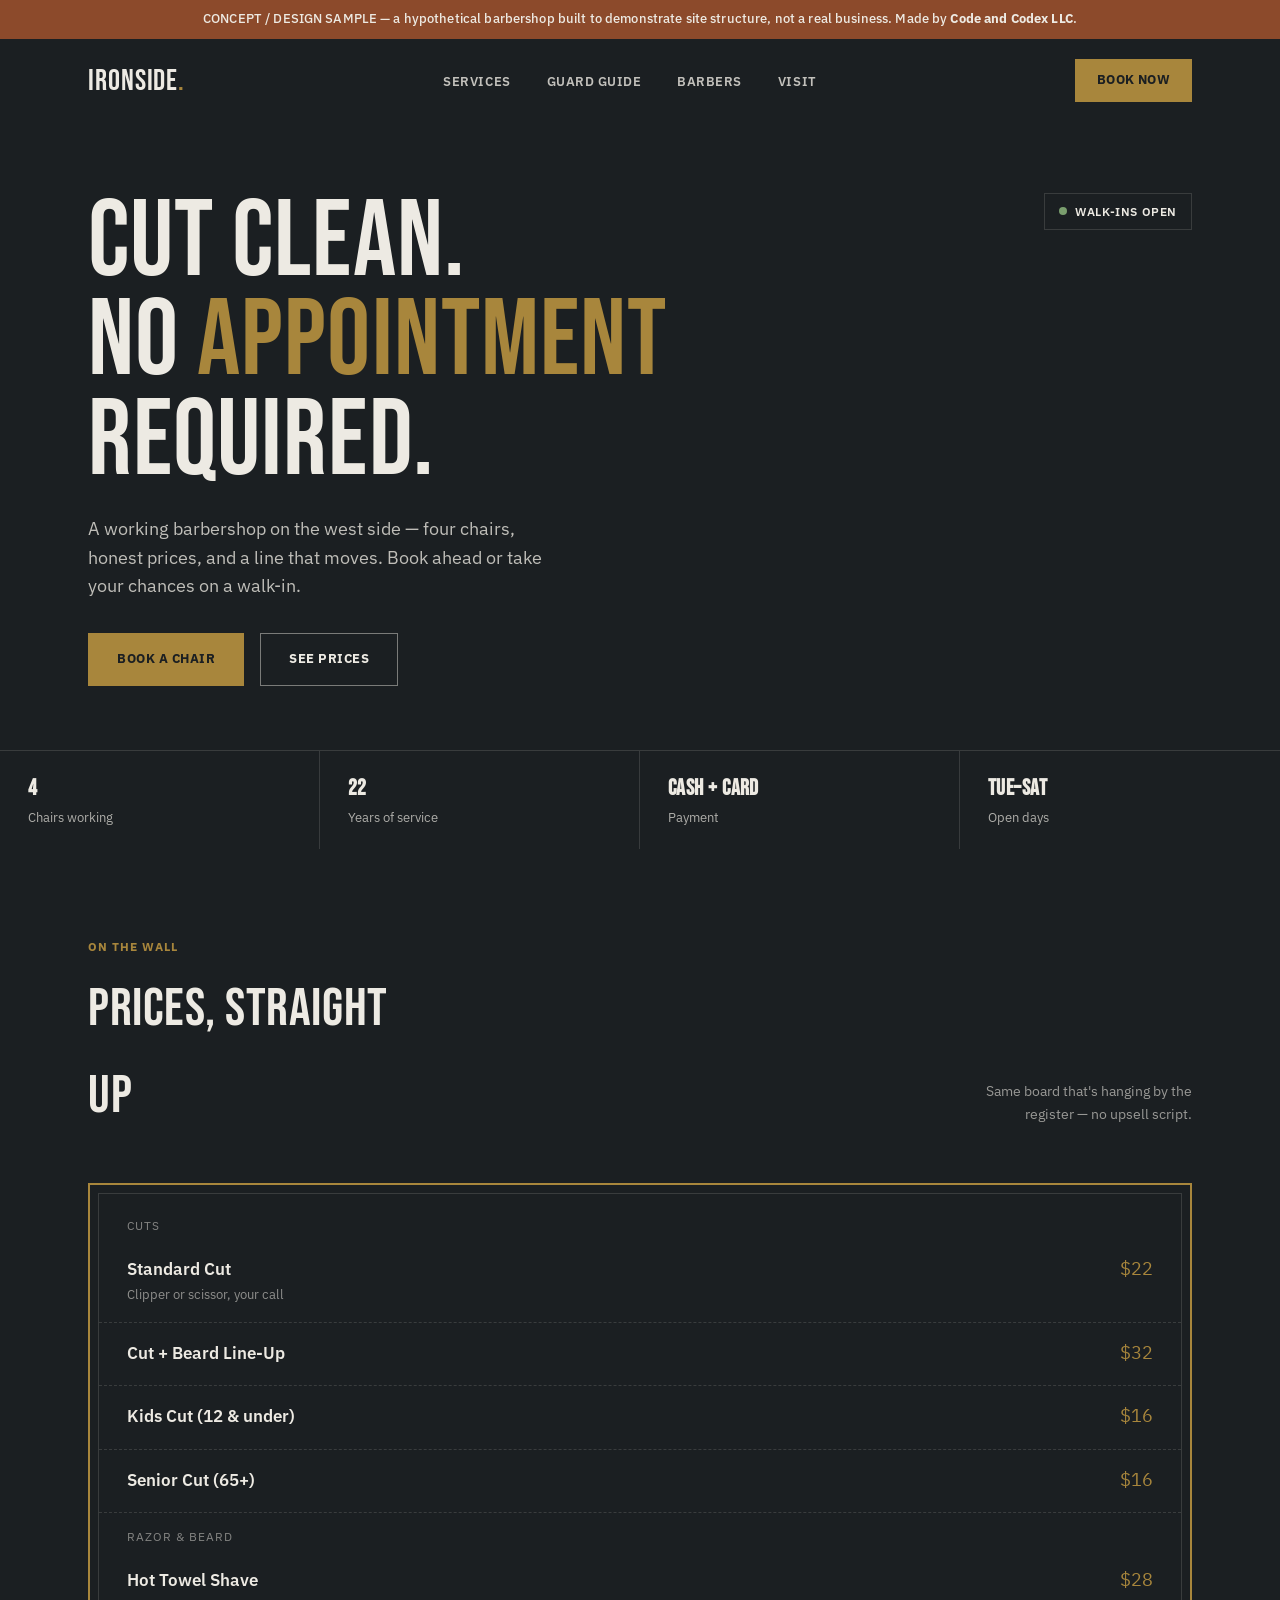
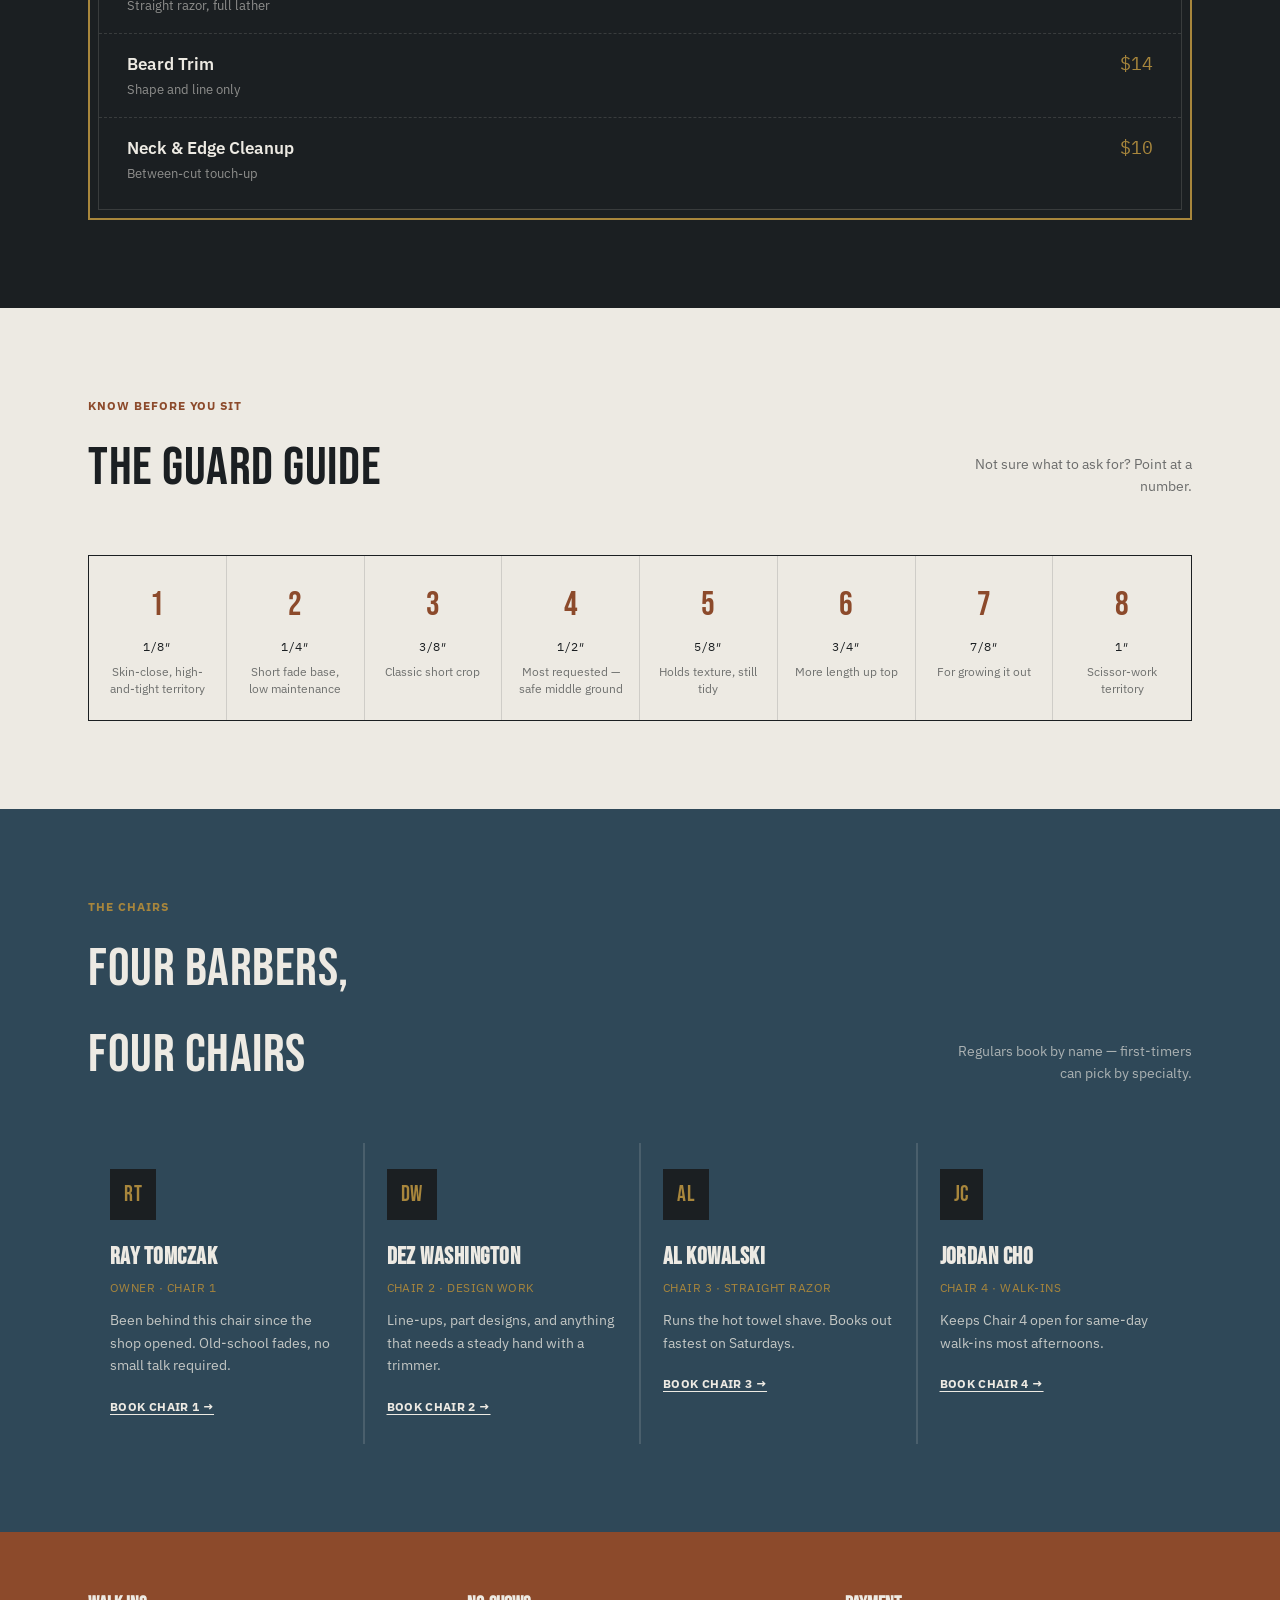
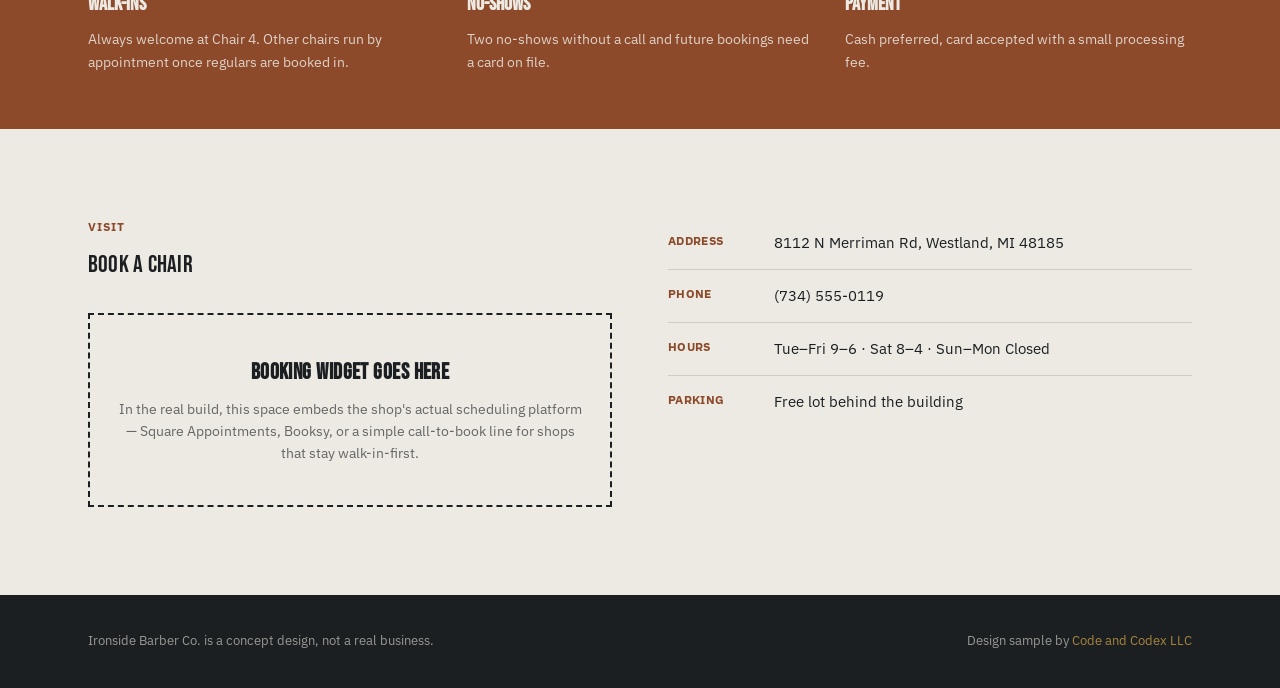
<file: ironside-barbershop-concept.html>
<!DOCTYPE html>
<html lang="en">
<head>
<meta charset="UTF-8">
<meta name="viewport" content="width=device-width, initial-scale=1.0">
<title>Ironside Barber Co. — Concept</title>
<meta name="robots" content="noindex, follow">
<link rel="preconnect" href="https://fonts.googleapis.com">
<link rel="preconnect" href="https://fonts.gstatic.com" crossorigin>
<link href="https://fonts.googleapis.com/css2?family=Bebas+Neue&family=IBM+Plex+Sans:wght@400;500;600;700&family=IBM+Plex+Mono:wght@500&display=swap" rel="stylesheet">
<style>
  :root{
    --steel:#1B1F22;
    --steel-2:#242A2E;
    --chalk:#EDEAE3;
    --oxide:#8C4A2B;
    --oxide-bright:#B4602F;
    --brass:#A8863C;
    --slate:#2F4858;
    --line: rgba(237,234,227,0.14);
    --line-light: rgba(27,31,34,0.14);
    --maxw: 1160px;
  }
  *{box-sizing:border-box;}
  html{scroll-behavior:smooth;}
  @media (prefers-reduced-motion: reduce){
    html{scroll-behavior:auto;}
    *{animation-duration:0.001ms !important; transition-duration:0.001ms !important;}
  }
  body{
    margin:0;
    background:var(--chalk);
    color:var(--steel);
    font-family:'IBM Plex Sans', sans-serif;
    font-size:16px;
    line-height:1.6;
    -webkit-font-smoothing:antialiased;
  }
  h1,h2,h3,.display{
    font-family:'Bebas Neue', sans-serif;
    font-weight:400;
    letter-spacing:0.01em;
    margin:0;
  }
  .mono{font-family:'IBM Plex Mono', monospace;}
  a{color:inherit;}
  a:focus-visible, button:focus-visible{
    outline:3px solid var(--brass);
    outline-offset:3px;
  }
  .wrap{max-width:var(--maxw); margin:0 auto; padding:0 28px;}

  /* ---------- concept badge ---------- */
  .concept-badge{
    background:var(--oxide);
    color:var(--chalk);
    text-align:center;
    font-size:13px;
    font-weight:500;
    letter-spacing:0.01em;
    padding:9px 16px;
  }
  .concept-badge strong{font-weight:700;}

  /* ---------- nav ---------- */
  header{background:var(--steel); color:var(--chalk); position:sticky; top:0; z-index:30;}
  nav{display:flex; align-items:center; justify-content:space-between; padding:18px 0;}
  .logo{
    font-family:'Bebas Neue', sans-serif;
    font-size:30px;
    letter-spacing:0.03em;
    color:var(--chalk);
    text-decoration:none;
  }
  .logo span{color:var(--brass);}
  .navlinks{display:flex; gap:32px; list-style:none; margin:0; padding:0;}
  .navlinks a{
    text-decoration:none; font-size:13px; font-weight:600; letter-spacing:0.04em;
    text-transform:uppercase;
    color:var(--chalk); opacity:0.8;
    padding:6px 2px; border-bottom:2px solid transparent;
    transition:opacity .15s, border-color .15s;
  }
  .navlinks a:hover{opacity:1; border-color:var(--brass);}
  .nav-cta{
    background:var(--brass); color:var(--steel); text-decoration:none;
    font-weight:700; font-size:13px; text-transform:uppercase; letter-spacing:0.03em;
    padding:11px 22px;
  }
  .nav-toggle{display:none; background:none; border:0; color:var(--chalk); font-size:26px; cursor:pointer;}

  /* ---------- hero ---------- */
  .hero{background:var(--steel); color:var(--chalk); padding:70px 0 0;}
  .hero-top{display:flex; justify-content:space-between; align-items:flex-start; gap:40px; padding-bottom:56px;}
  .status-chip{
    display:inline-flex; align-items:center; gap:8px;
    border:1px solid var(--line);
    padding:8px 14px;
    font-size:12px; font-weight:600; letter-spacing:0.05em; text-transform:uppercase;
    white-space:nowrap;
  }
  .status-dot{width:8px; height:8px; border-radius:50%; background:#7A9E6E; flex:none;}
  .hero h1{
    font-size:clamp(52px, 9vw, 108px);
    line-height:0.92;
    text-transform:uppercase;
  }
  .hero h1 .accent{color:var(--brass);}
  .hero p.lede{max-width:44ch; margin:24px 0 32px; font-size:18px; color:rgba(237,234,227,0.78);}
  .hero-ctas{display:flex; gap:16px; flex-wrap:wrap; margin-bottom:8px;}
  .btn{
    display:inline-block; text-decoration:none; font-weight:700; font-size:13px;
    text-transform:uppercase; letter-spacing:0.04em;
    padding:15px 28px; border:1px solid transparent; cursor:pointer;
  }
  .btn-primary{background:var(--brass); color:var(--steel);}
  .btn-primary:hover{background:#BC9950;}
  .btn-outline{background:transparent; color:var(--chalk); border-color:rgba(237,234,227,0.45);}
  .btn-outline:hover{border-color:var(--chalk);}
  .hero-strip{
    border-top:1px solid var(--line);
    display:grid; grid-template-columns:repeat(4,1fr);
  }
  .hero-strip div{
    padding:20px 28px; border-right:1px solid var(--line);
    font-size:13px; color:rgba(237,234,227,0.7);
  }
  .hero-strip div:last-child{border-right:none;}
  .hero-strip strong{display:block; font-family:'Bebas Neue',sans-serif; font-size:22px; letter-spacing:0.02em; color:var(--chalk); margin-bottom:2px;}

  /* ---------- section headers ---------- */
  .section{padding:88px 0;}
  .section-head{display:flex; justify-content:space-between; align-items:flex-end; gap:24px; margin-bottom:44px; flex-wrap:wrap;}
  .section-label{font-size:12px; font-weight:700; letter-spacing:0.08em; text-transform:uppercase; color:var(--oxide); margin:0 0 10px;}
  .section h2{font-size:clamp(34px,5vw,54px); text-transform:uppercase; max-width:16ch;}
  .section-note{max-width:32ch; font-size:14px; color:rgba(27,31,34,0.62); text-align:right;}

  /* ---------- price board ---------- */
  .board{background:var(--steel); color:var(--chalk);}
  .board .section-label{color:var(--brass);}
  .board .section-note{color:rgba(237,234,227,0.6);}
  .board-frame{border:2px solid var(--brass); padding:8px;}
  .board-inner{border:1px solid var(--line); padding:8px 0;}
  .svc-row{
    display:flex; justify-content:space-between; align-items:baseline; gap:16px;
    padding:16px 28px; border-bottom:1px dashed var(--line);
  }
  .svc-row:last-child{border-bottom:none;}
  .svc-name{font-size:17px; font-weight:600;}
  .svc-desc{font-size:13px; color:rgba(237,234,227,0.55); margin-top:2px;}
  .svc-price{font-family:'IBM Plex Mono',monospace; font-size:18px; color:var(--brass); white-space:nowrap;}
  .board-group-label{
    padding:14px 28px 4px; font-size:12px; letter-spacing:0.08em; text-transform:uppercase;
    color:rgba(237,234,227,0.5);
  }

  /* ---------- guard guide ---------- */
  .guide{background:var(--chalk);}
  .guide-strip{display:grid; grid-template-columns:repeat(8,1fr); border:1px solid var(--steel);}
  .guard{
    padding:22px 14px; border-right:1px solid var(--line-light); text-align:center;
  }
  .guard:last-child{border-right:none;}
  .guard .num{font-family:'Bebas Neue',sans-serif; font-size:34px; color:var(--oxide);}
  .guard .len{font-family:'IBM Plex Mono',monospace; font-size:12px; margin:4px 0 8px;}
  .guard .desc{font-size:12px; color:rgba(27,31,34,0.6); line-height:1.4;}

  /* ---------- team ---------- */
  .team{background:var(--slate); color:var(--chalk);}
  .team .section-label{color:var(--brass);}
  .team .section-note{color:rgba(237,234,227,0.65);}
  .team-grid{display:grid; grid-template-columns:repeat(4,1fr); gap:2px; background:var(--line);}
  .barber{background:var(--slate); padding:26px 22px;}
  .plate{
    display:inline-block; background:var(--steel); color:var(--brass);
    font-family:'Bebas Neue',sans-serif; font-size:22px; letter-spacing:0.03em;
    padding:8px 14px; margin-bottom:18px;
  }
  .barber h4{font-family:'Bebas Neue',sans-serif; font-size:24px; letter-spacing:0.02em; margin:0 0 2px;}
  .barber .role{font-size:12px; color:var(--brass); text-transform:uppercase; letter-spacing:0.04em; margin-bottom:12px;}
  .barber p{font-size:14px; color:rgba(237,234,227,0.78); margin:0 0 16px;}
  .barber a{font-size:12px; font-weight:700; text-transform:uppercase; letter-spacing:0.03em; text-decoration:underline; text-underline-offset:3px;}

  /* ---------- policies ---------- */
  .policies{background:var(--oxide); color:var(--chalk); padding:56px 0;}
  .policy-grid{display:grid; grid-template-columns:repeat(3,1fr); gap:32px;}
  .policy-grid h4{font-family:'Bebas Neue',sans-serif; font-size:20px; text-transform:uppercase; margin:0 0 8px;}
  .policy-grid p{font-size:14px; color:rgba(237,234,227,0.85); margin:0;}

  /* ---------- book ---------- */
  .book{background:var(--chalk); padding:88px 0;}
  .book-grid{display:grid; grid-template-columns:1fr 1fr; gap:56px; align-items:start;}
  .book-embed{border:2px dashed var(--steel); padding:40px 28px; text-align:center; color:rgba(27,31,34,0.65); font-size:14px;}
  .book-embed strong{display:block; font-family:'Bebas Neue',sans-serif; font-size:22px; letter-spacing:0.02em; color:var(--steel); margin-bottom:8px; text-transform:uppercase;}
  .info-list{list-style:none; padding:0; margin:0;}
  .info-list li{display:flex; gap:16px; padding:14px 0; border-bottom:1px solid var(--line-light);}
  .info-list li:last-child{border-bottom:none;}
  .info-list .k{width:90px; flex:none; font-size:12px; font-weight:700; text-transform:uppercase; letter-spacing:0.03em; color:var(--oxide);}
  .info-list .v{font-size:15px;}

  /* ---------- footer ---------- */
  footer{background:var(--steel); color:rgba(237,234,227,0.6); padding:36px 0;}
  .footer-row{display:flex; justify-content:space-between; align-items:center; gap:16px; flex-wrap:wrap; font-size:13px;}
  footer a{color:var(--brass); text-decoration:none;}

  /* ---------- responsive ---------- */
  @media (max-width: 900px){
    .team-grid{grid-template-columns:repeat(2,1fr);}
    .guide-strip{grid-template-columns:repeat(4,1fr);}
    .hero-strip{grid-template-columns:repeat(2,1fr);}
    .hero-strip div:nth-child(2){border-right:none;}
    .policy-grid{grid-template-columns:1fr;}
    .book-grid{grid-template-columns:1fr;}
    .section-note{text-align:left;}
  }
  @media (max-width: 700px){
    .hero-top{flex-direction:column; gap:18px;}
    .guide-strip{grid-template-columns:repeat(2,1fr);}
    .guard{border-bottom:1px solid var(--line-light);}
    .navlinks{
      position:absolute; top:100%; left:0; right:0; background:var(--steel);
      flex-direction:column; gap:0; max-height:0; overflow:hidden;
      transition:max-height .25s ease; border-top:1px solid var(--line);
    }
    .navlinks.open{max-height:320px;}
    .navlinks a{display:block; padding:16px 28px; border-bottom:1px solid var(--line);}
    .nav-cta{display:none;}
    .nav-toggle{display:block;}
    .team-grid{grid-template-columns:1fr;}
  }
</style>
</head>
<body>

<div class="concept-badge">CONCEPT / DESIGN SAMPLE — a hypothetical barbershop built to demonstrate site structure, not a real business. Made by <strong>Code and Codex LLC</strong>.</div>

<header>
  <div class="wrap">
    <nav>
      <a href="#" class="logo">IRONSIDE<span>.</span></a>
      <ul class="navlinks" id="navlinks">
        <li><a href="#services">Services</a></li>
        <li><a href="#guide">Guard Guide</a></li>
        <li><a href="#team">Barbers</a></li>
        <li><a href="#book">Visit</a></li>
      </ul>
      <a href="#book" class="nav-cta">Book Now</a>
      <button class="nav-toggle" id="navToggle" aria-label="Toggle menu" aria-expanded="false">&#9776;</button>
    </nav>
  </div>
</header>

<section class="hero">
  <div class="wrap">
    <div class="hero-top">
      <div>
        <h1>Cut clean.<br>No <span class="accent">appointment</span><br>required.</h1>
        <p class="lede">A working barbershop on the west side — four chairs, honest prices, and a line that moves. Book ahead or take your chances on a walk-in.</p>
        <div class="hero-ctas">
          <a href="#book" class="btn btn-primary">Book a chair</a>
          <a href="#services" class="btn btn-outline">See prices</a>
        </div>
      </div>
      <div class="status-chip"><span class="status-dot"></span>Walk-Ins Open</div>
    </div>
  </div>
  <div class="hero-strip">
    <div><strong>4</strong>Chairs working</div>
    <div><strong>22</strong>Years of service</div>
    <div><strong>Cash + Card</strong>Payment</div>
    <div><strong>Tue&ndash;Sat</strong>Open days</div>
  </div>
</section>

<section class="section board" id="services">
  <div class="wrap">
    <div class="section-head">
      <div>
        <p class="section-label">On The Wall</p>
        <h2>Prices, straight up</h2>
      </div>
      <p class="section-note">Same board that's hanging by the register — no upsell script.</p>
    </div>
    <div class="board-frame">
      <div class="board-inner">
        <div class="board-group-label">Cuts</div>
        <div class="svc-row">
          <div><div class="svc-name">Standard Cut</div><div class="svc-desc">Clipper or scissor, your call</div></div>
          <div class="svc-price">$22</div>
        </div>
        <div class="svc-row">
          <div><div class="svc-name">Cut + Beard Line-Up</div><div class="svc-desc"></div></div>
          <div class="svc-price">$32</div>
        </div>
        <div class="svc-row">
          <div><div class="svc-name">Kids Cut (12 &amp; under)</div><div class="svc-desc"></div></div>
          <div class="svc-price">$16</div>
        </div>
        <div class="svc-row">
          <div><div class="svc-name">Senior Cut (65+)</div><div class="svc-desc"></div></div>
          <div class="svc-price">$16</div>
        </div>

        <div class="board-group-label">Razor &amp; Beard</div>
        <div class="svc-row">
          <div><div class="svc-name">Hot Towel Shave</div><div class="svc-desc">Straight razor, full lather</div></div>
          <div class="svc-price">$28</div>
        </div>
        <div class="svc-row">
          <div><div class="svc-name">Beard Trim</div><div class="svc-desc">Shape and line only</div></div>
          <div class="svc-price">$14</div>
        </div>
        <div class="svc-row">
          <div><div class="svc-name">Neck &amp; Edge Cleanup</div><div class="svc-desc">Between-cut touch-up</div></div>
          <div class="svc-price">$10</div>
        </div>
      </div>
    </div>
  </div>
</section>

<section class="section guide" id="guide">
  <div class="wrap">
    <div class="section-head">
      <div>
        <p class="section-label">Know Before You Sit</p>
        <h2>The guard guide</h2>
      </div>
      <p class="section-note">Not sure what to ask for? Point at a number.</p>
    </div>
    <div class="guide-strip">
      <div class="guard"><div class="num">1</div><div class="len mono">1/8&Prime;</div><div class="desc">Skin-close, high-and-tight territory</div></div>
      <div class="guard"><div class="num">2</div><div class="len mono">1/4&Prime;</div><div class="desc">Short fade base, low maintenance</div></div>
      <div class="guard"><div class="num">3</div><div class="len mono">3/8&Prime;</div><div class="desc">Classic short crop</div></div>
      <div class="guard"><div class="num">4</div><div class="len mono">1/2&Prime;</div><div class="desc">Most requested — safe middle ground</div></div>
      <div class="guard"><div class="num">5</div><div class="len mono">5/8&Prime;</div><div class="desc">Holds texture, still tidy</div></div>
      <div class="guard"><div class="num">6</div><div class="len mono">3/4&Prime;</div><div class="desc">More length up top</div></div>
      <div class="guard"><div class="num">7</div><div class="len mono">7/8&Prime;</div><div class="desc">For growing it out</div></div>
      <div class="guard"><div class="num">8</div><div class="len mono">1&Prime;</div><div class="desc">Scissor-work territory</div></div>
    </div>
  </div>
</section>

<section class="section team" id="team">
  <div class="wrap">
    <div class="section-head">
      <div>
        <p class="section-label">The Chairs</p>
        <h2>Four barbers, four chairs</h2>
      </div>
      <p class="section-note">Regulars book by name — first-timers can pick by specialty.</p>
    </div>
    <div class="team-grid">
      <div class="barber">
        <div class="plate">RT</div>
        <h4>Ray Tomczak</h4>
        <div class="role">Owner &middot; Chair 1</div>
        <p>Been behind this chair since the shop opened. Old-school fades, no small talk required.</p>
        <a href="#book">Book Chair 1 &rarr;</a>
      </div>
      <div class="barber">
        <div class="plate">DW</div>
        <h4>Dez Washington</h4>
        <div class="role">Chair 2 &middot; Design Work</div>
        <p>Line-ups, part designs, and anything that needs a steady hand with a trimmer.</p>
        <a href="#book">Book Chair 2 &rarr;</a>
      </div>
      <div class="barber">
        <div class="plate">AL</div>
        <h4>Al Kowalski</h4>
        <div class="role">Chair 3 &middot; Straight Razor</div>
        <p>Runs the hot towel shave. Books out fastest on Saturdays.</p>
        <a href="#book">Book Chair 3 &rarr;</a>
      </div>
      <div class="barber">
        <div class="plate">JC</div>
        <h4>Jordan Cho</h4>
        <div class="role">Chair 4 &middot; Walk-Ins</div>
        <p>Keeps Chair 4 open for same-day walk-ins most afternoons.</p>
        <a href="#book">Book Chair 4 &rarr;</a>
      </div>
    </div>
  </div>
</section>

<section class="policies">
  <div class="wrap policy-grid">
    <div>
      <h4>Walk-Ins</h4>
      <p>Always welcome at Chair 4. Other chairs run by appointment once regulars are booked in.</p>
    </div>
    <div>
      <h4>No-Shows</h4>
      <p>Two no-shows without a call and future bookings need a card on file.</p>
    </div>
    <div>
      <h4>Payment</h4>
      <p>Cash preferred, card accepted with a small processing fee.</p>
    </div>
  </div>
</section>

<section class="book" id="book">
  <div class="wrap book-grid">
    <div>
      <p class="section-label">Visit</p>
      <h2>Book a chair</h2>
      <div class="book-embed" style="margin-top:28px;">
        <strong>Booking Widget Goes Here</strong>
        In the real build, this space embeds the shop's actual scheduling platform — Square Appointments, Booksy, or a simple call-to-book line for shops that stay walk-in-first.
      </div>
    </div>
    <div>
      <ul class="info-list">
        <li><span class="k">Address</span><span class="v">8112 N Merriman Rd, Westland, MI 48185</span></li>
        <li><span class="k">Phone</span><span class="v">(734) 555-0119</span></li>
        <li><span class="k">Hours</span><span class="v">Tue&ndash;Fri 9&ndash;6 &middot; Sat 8&ndash;4 &middot; Sun&ndash;Mon Closed</span></li>
        <li><span class="k">Parking</span><span class="v">Free lot behind the building</span></li>
      </ul>
    </div>
  </div>
</section>

<footer>
  <div class="wrap footer-row">
    <span>Ironside Barber Co. is a concept design, not a real business.</span>
    <span>Design sample by <a href="#">Code and Codex LLC</a></span>
  </div>
</footer>

<script>
  var toggle = document.getElementById('navToggle');
  var links = document.getElementById('navlinks');
  toggle.addEventListener('click', function(){
    var open = links.classList.toggle('open');
    toggle.setAttribute('aria-expanded', open ? 'true' : 'false');
  });
  links.querySelectorAll('a').forEach(function(a){
    a.addEventListener('click', function(){
      links.classList.remove('open');
      toggle.setAttribute('aria-expanded', 'false');
    });
  });
</script>

</body>
</html>
</file>
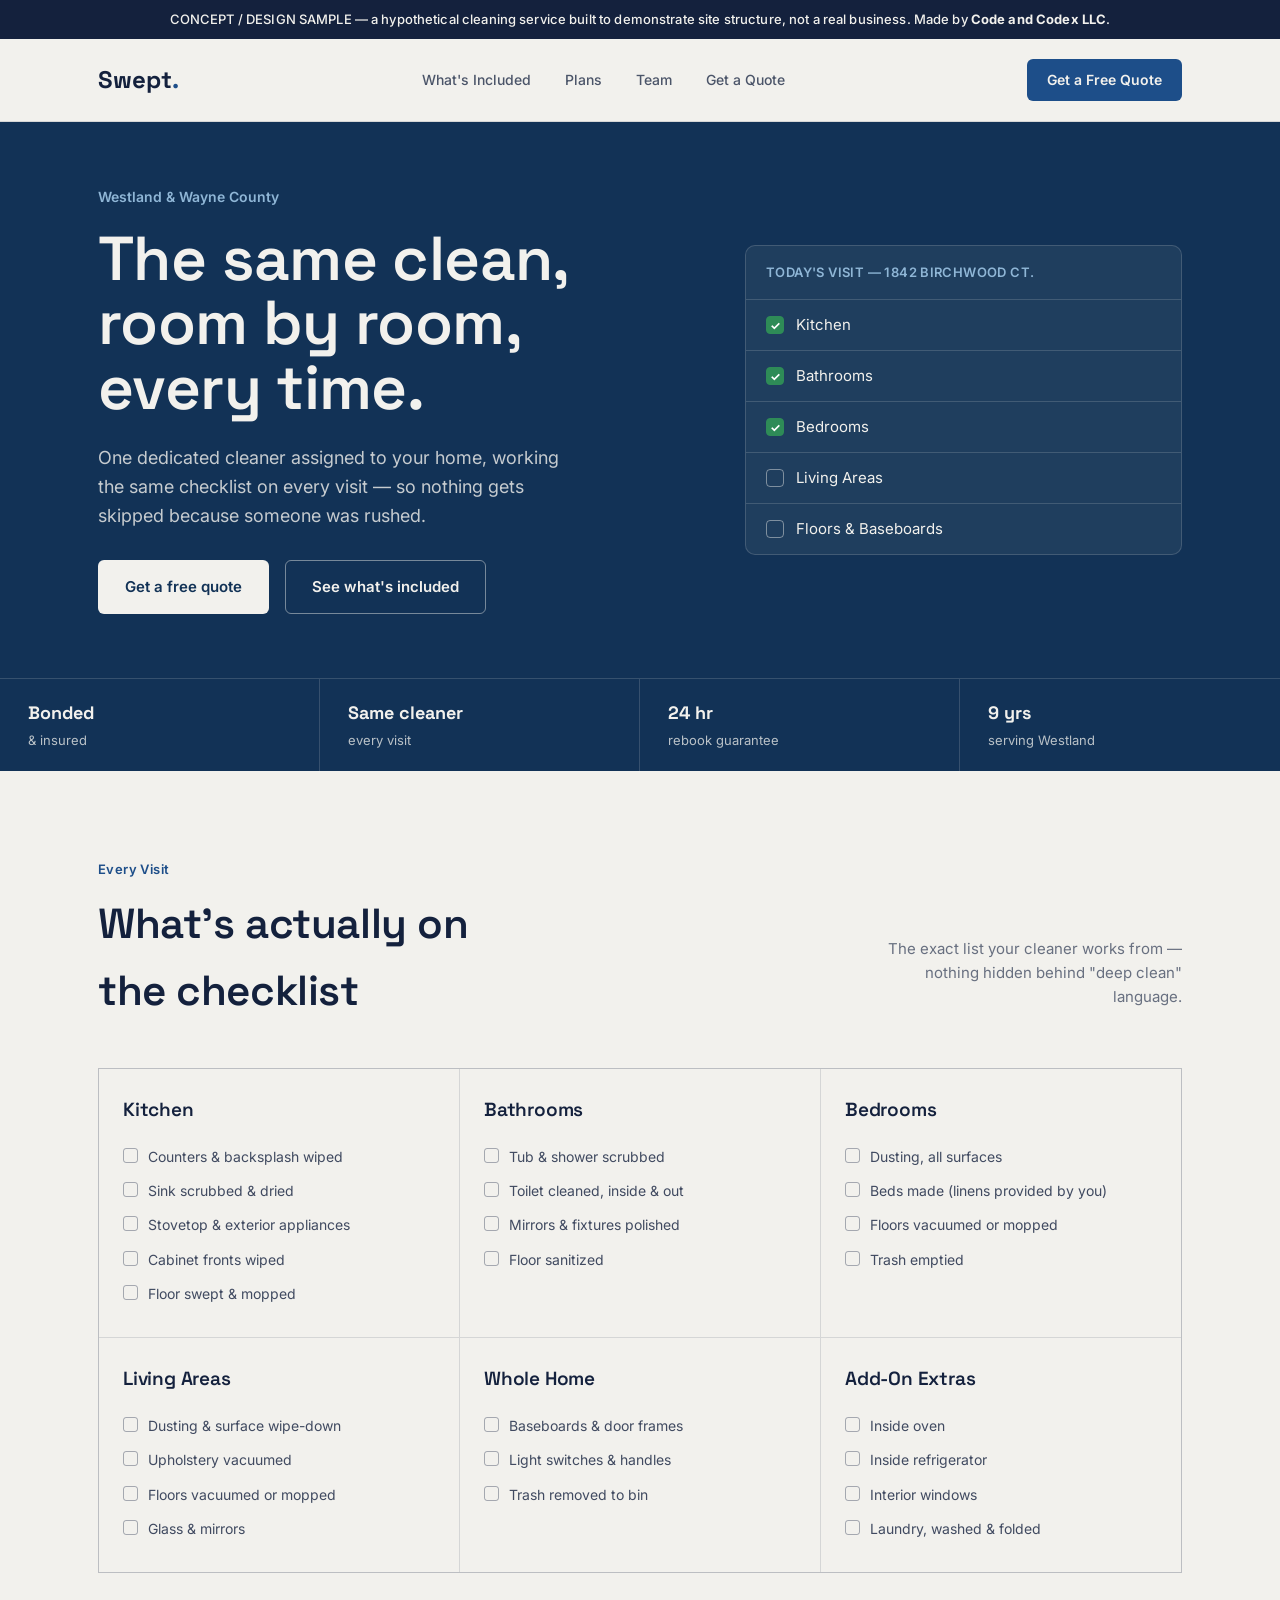
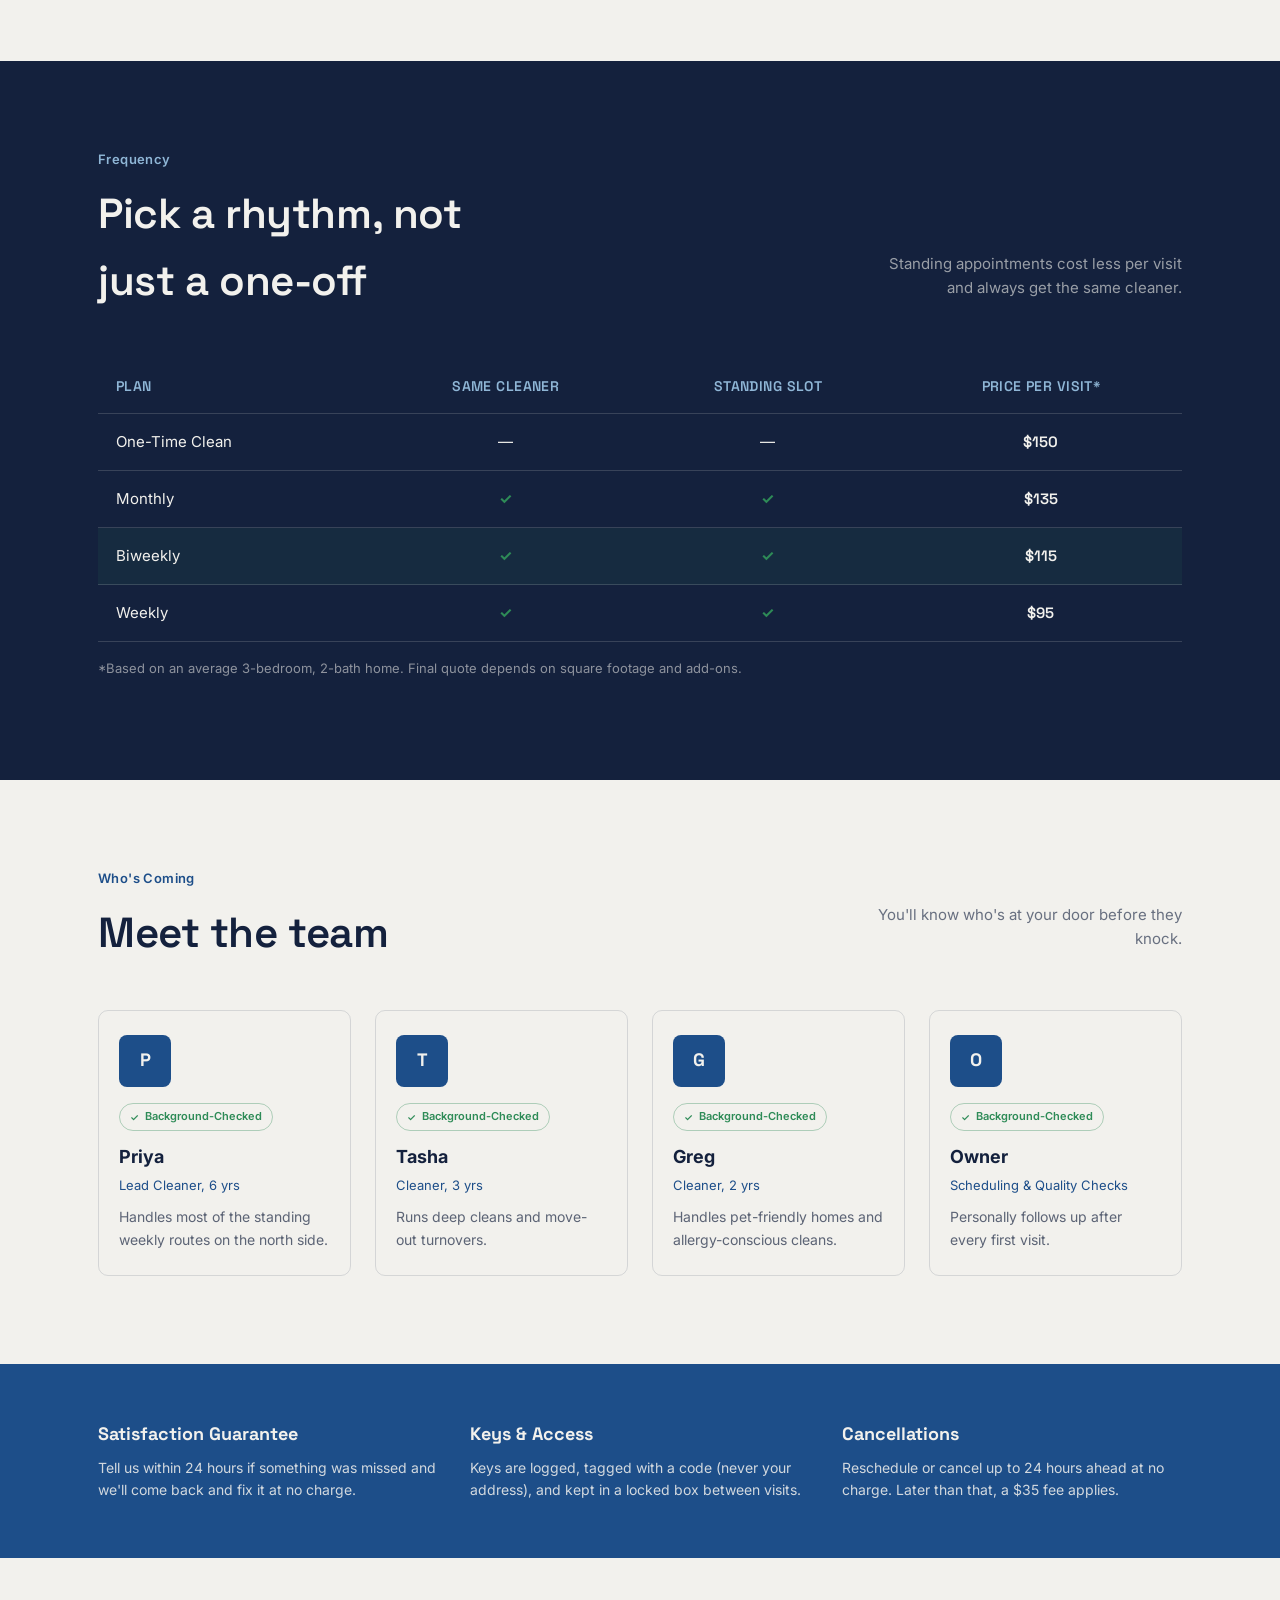
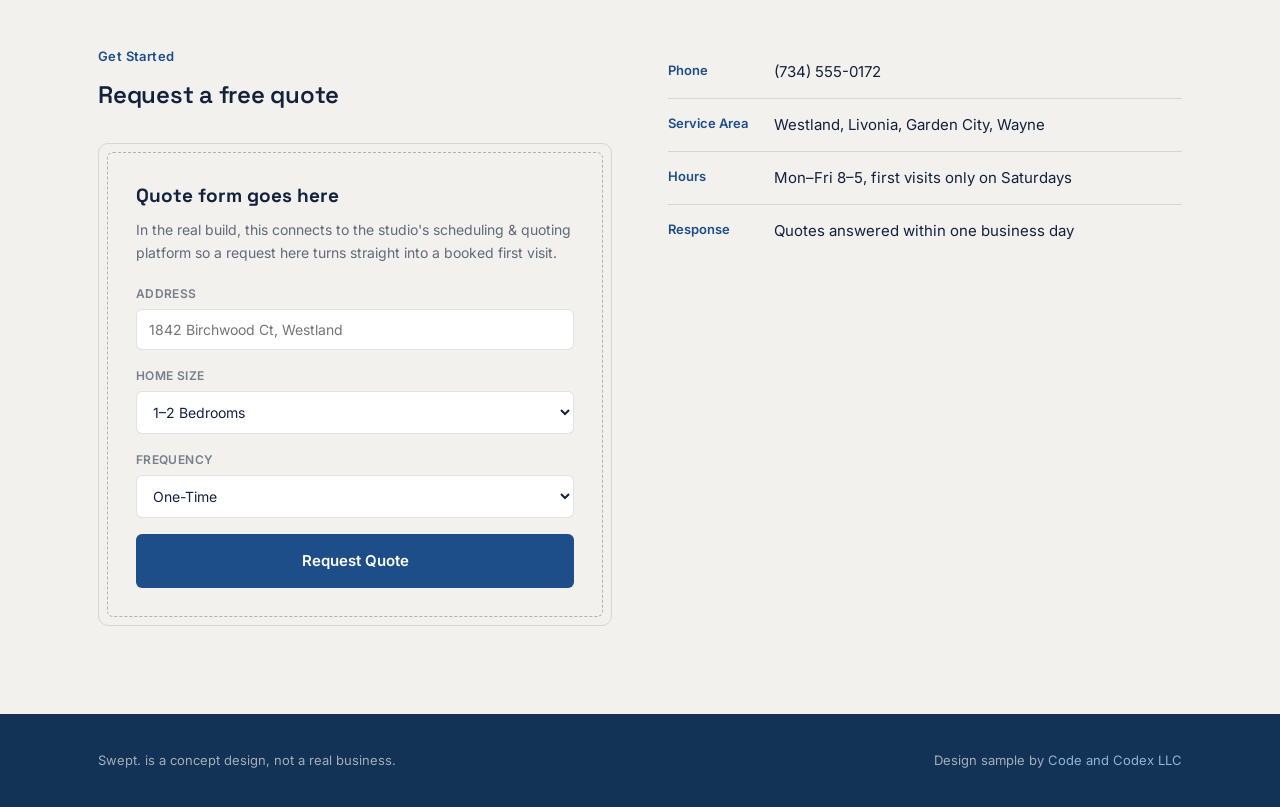
<file: swept-cleaning-concept.html>
<!DOCTYPE html>
<html lang="en">
<head>
<meta charset="UTF-8">
<meta name="viewport" content="width=device-width, initial-scale=1.0">
<title>Swept. — Concept</title>
<meta name="robots" content="noindex, follow">
<link rel="preconnect" href="https://fonts.googleapis.com">
<link rel="preconnect" href="https://fonts.gstatic.com" crossorigin>
<link href="https://fonts.googleapis.com/css2?family=Space+Grotesk:wght@400;500;600;700&family=Inter:wght@400;500;600&display=swap" rel="stylesheet">
<style>
  :root{
    --ink:#14213D;
    --marine:#1D4E89;
    --marine-2:#123256;
    --paper:#F2F1ED;
    --check:#2E8B57;
    --line: rgba(20,33,61,0.13);
    --line-dark: rgba(242,241,237,0.16);
    --maxw: 1140px;
  }
  *{box-sizing:border-box;}
  html{scroll-behavior:smooth;}
  @media (prefers-reduced-motion: reduce){
    html{scroll-behavior:auto;}
    *{animation-duration:0.001ms !important; transition-duration:0.001ms !important;}
  }
  body{
    margin:0; background:var(--paper); color:var(--ink);
    font-family:'Inter', sans-serif; font-size:16px; line-height:1.6;
    -webkit-font-smoothing:antialiased;
  }
  h1,h2,h3,.display{
    font-family:'Space Grotesk', sans-serif;
    font-weight:600;
    letter-spacing:-0.01em;
    margin:0;
  }
  a{color:inherit;}
  a:focus-visible, button:focus-visible, input:focus-visible, select:focus-visible{
    outline:3px solid var(--marine); outline-offset:3px;
  }
  .wrap{max-width:var(--maxw); margin:0 auto; padding:0 28px;}

  .concept-badge{
    background:var(--ink); color:var(--paper); text-align:center;
    font-size:13px; font-weight:500; letter-spacing:0.01em; padding:9px 16px;
  }
  .concept-badge strong{font-weight:700;}

  header{background:var(--paper); border-bottom:1px solid var(--line); position:sticky; top:0; z-index:30;}
  nav{display:flex; align-items:center; justify-content:space-between; padding:20px 0;}
  .logo{font-family:'Space Grotesk', sans-serif; font-weight:700; font-size:24px; color:var(--ink); text-decoration:none;}
  .logo span{color:var(--marine);}
  .navlinks{display:flex; gap:30px; list-style:none; margin:0; padding:0;}
  .navlinks a{
    text-decoration:none; font-size:14px; font-weight:500; color:var(--ink);
    opacity:0.75; padding:6px 2px; border-bottom:2px solid transparent;
    transition:opacity .15s, border-color .15s;
  }
  .navlinks a:hover{opacity:1; border-color:var(--marine);}
  .nav-cta{
    background:var(--marine); color:var(--paper); text-decoration:none;
    font-weight:600; font-size:14px; padding:10px 20px; border-radius:6px;
  }
  .nav-toggle{display:none; background:none; border:0; color:var(--ink); font-size:26px; cursor:pointer;}

  /* ---------- hero ---------- */
  .hero{background:var(--marine-2); color:var(--paper); padding:64px 0 0;}
  .hero-grid{display:grid; grid-template-columns:1.15fr 0.85fr; gap:56px; align-items:center; padding-bottom:64px;}
  .eyebrow-plain{font-size:14px; color:#8FB6D6; font-weight:600; margin:0 0 18px;}
  .hero h1{font-size:clamp(38px, 5.4vw, 62px); line-height:1.04; max-width:13ch;}
  .hero p.lede{margin:24px 0 30px; max-width:44ch; font-size:18px; color:rgba(242,241,237,0.8);}
  .hero-ctas{display:flex; gap:16px; flex-wrap:wrap;}
  .btn{
    display:inline-block; text-decoration:none; font-weight:600; font-size:15px;
    padding:14px 26px; border-radius:6px; border:1px solid transparent; cursor:pointer;
  }
  .btn-primary{background:var(--paper); color:var(--marine-2);}
  .btn-primary:hover{background:#fff;}
  .btn-outline{background:transparent; color:var(--paper); border-color:rgba(242,241,237,0.45);}
  .btn-outline:hover{border-color:var(--paper);}

  .checklist-card{background:rgba(242,241,237,0.06); border:1px solid var(--line-dark); border-radius:10px; overflow:hidden;}
  .checklist-head{padding:16px 20px; border-bottom:1px solid var(--line-dark); font-size:13px; font-weight:600; letter-spacing:0.03em; text-transform:uppercase; color:#8FB6D6;}
  .cl-item{display:flex; align-items:center; gap:12px; padding:13px 20px; border-bottom:1px solid var(--line-dark); font-size:15px;}
  .cl-item:last-child{border-bottom:none;}
  .cl-box{
    width:18px; height:18px; border:1.5px solid rgba(242,241,237,0.45); border-radius:4px; flex:none;
    display:flex; align-items:center; justify-content:center;
  }
  .cl-box.done{background:var(--check); border-color:var(--check);}
  .cl-box.done::after{content:"\2713"; color:#fff; font-size:12px; font-weight:700;}

  .trust-strip{border-top:1px solid var(--line-dark); display:grid; grid-template-columns:repeat(4,1fr);}
  .trust-strip div{padding:20px 28px; border-right:1px solid var(--line-dark); font-size:13px; color:rgba(242,241,237,0.75);}
  .trust-strip div:last-child{border-right:none;}
  .trust-strip strong{display:block; font-family:'Space Grotesk',sans-serif; font-size:18px; color:var(--paper); margin-bottom:2px;}

  /* ---------- sections ---------- */
  .section{padding:88px 0;}
  .section-head{display:flex; justify-content:space-between; align-items:flex-end; gap:24px; margin-bottom:44px; flex-wrap:wrap;}
  .section-label{font-size:13px; font-weight:600; letter-spacing:0.03em; color:var(--marine); margin:0 0 10px;}
  .section h2{font-size:clamp(30px,4vw,42px); max-width:16ch;}
  .section-note{max-width:34ch; font-size:15px; color:rgba(20,33,61,0.62); text-align:right;}

  /* ---------- included ---------- */
  .included-grid{display:grid; grid-template-columns:repeat(3,1fr); gap:1px; background:var(--line); border:1px solid var(--line);}
  .room{background:var(--paper); padding:26px 24px;}
  .room h3{font-size:19px; margin-bottom:14px;}
  .room ul{list-style:none; margin:0; padding:0;}
  .room li{display:flex; align-items:flex-start; gap:10px; font-size:14px; padding:6px 0; color:rgba(20,33,61,0.8);}
  .room li .box{width:15px; height:15px; margin-top:2px; border:1.5px solid rgba(20,33,61,0.35); border-radius:3px; flex:none;}

  /* ---------- plans ---------- */
  .plans{background:var(--ink); color:var(--paper);}
  .plans .section-label{color:#8FB6D6;}
  .plans .section-note{color:rgba(242,241,237,0.6);}
  .plan-table{width:100%; border-collapse:collapse; font-size:15px;}
  .plan-table th, .plan-table td{padding:16px 18px; border-bottom:1px solid var(--line-dark); text-align:left;}
  .plan-table th{font-family:'Space Grotesk',sans-serif; font-weight:600; font-size:14px; color:#8FB6D6; text-transform:uppercase; letter-spacing:0.03em;}
  .plan-table td.center, .plan-table th.center{text-align:center;}
  .plan-table .check{color:var(--check); font-weight:700;}
  .plan-table .price{font-family:'Space Grotesk',sans-serif; font-weight:600;}
  .plan-table tr.featured td{background:rgba(46,139,87,0.09);}

  /* ---------- team ---------- */
  .team{background:var(--paper);}
  .team-grid{display:grid; grid-template-columns:repeat(4,1fr); gap:24px;}
  .cleaner{border:1px solid var(--line); border-radius:10px; padding:24px 20px;}
  .avatar{
    width:52px; height:52px; border-radius:8px; background:var(--marine);
    display:flex; align-items:center; justify-content:center;
    font-family:'Space Grotesk',sans-serif; font-weight:700; font-size:18px; color:var(--paper);
    margin-bottom:16px;
  }
  .cleaner h4{font-size:18px; margin:0 0 4px;}
  .cleaner .role{font-size:13px; color:var(--marine); margin-bottom:10px;}
  .badge{
    display:inline-flex; align-items:center; gap:6px; font-size:11px; font-weight:600;
    color:var(--check); border:1px solid rgba(46,139,87,0.35); border-radius:999px;
    padding:4px 10px; margin-bottom:12px;
  }
  .badge::before{content:"\2713"; font-size:10px;}
  .cleaner p{font-size:14px; color:rgba(20,33,61,0.68); margin:0;}

  /* ---------- policies ---------- */
  .policies{background:var(--marine); color:var(--paper); padding:56px 0;}
  .policy-grid{display:grid; grid-template-columns:repeat(3,1fr); gap:32px;}
  .policy-grid h4{font-family:'Space Grotesk',sans-serif; font-size:18px; margin:0 0 8px;}
  .policy-grid p{font-size:14px; color:rgba(242,241,237,0.85); margin:0;}

  /* ---------- quote ---------- */
  .quote{background:var(--paper); padding:88px 0;}
  .quote-grid{display:grid; grid-template-columns:1fr 1fr; gap:56px; align-items:start;}
  .intake{border:1px solid var(--line); border-radius:10px; padding:8px;}
  .intake-inner{border:1px dashed rgba(20,33,61,0.3); border-radius:6px; padding:28px;}
  .intake-inner strong{display:block; font-family:'Space Grotesk',sans-serif; font-size:19px; margin-bottom:8px;}
  .intake-inner p{font-size:14px; color:rgba(20,33,61,0.65); margin:0 0 20px;}
  .field{margin-bottom:16px;}
  .field label{display:block; font-size:12px; font-weight:600; letter-spacing:0.03em; text-transform:uppercase; color:rgba(20,33,61,0.55); margin-bottom:6px;}
  .field input, .field select{
    width:100%; padding:11px 12px; border:1px solid var(--line); border-radius:6px;
    font-family:'Inter',sans-serif; font-size:14px; background:#fff; color:var(--ink);
  }
  .info-list{list-style:none; padding:0; margin:0;}
  .info-list li{display:flex; gap:16px; padding:14px 0; border-bottom:1px solid var(--line);}
  .info-list li:last-child{border-bottom:none;}
  .info-list .k{width:90px; flex:none; font-size:13px; font-weight:600; color:var(--marine);}
  .info-list .v{font-size:15px;}

  footer{background:var(--marine-2); color:rgba(242,241,237,0.65); padding:36px 0;}
  .footer-row{display:flex; justify-content:space-between; align-items:center; gap:16px; flex-wrap:wrap; font-size:13px;}
  footer a{color:#8FB6D6; text-decoration:none;}

  @media (max-width: 920px){
    .hero-grid{grid-template-columns:1fr;}
    .included-grid{grid-template-columns:1fr 1fr;}
    .team-grid{grid-template-columns:1fr 1fr;}
    .trust-strip{grid-template-columns:1fr 1fr;}
    .policy-grid{grid-template-columns:1fr;}
    .quote-grid{grid-template-columns:1fr;}
    .section-note{text-align:left;}
  }
  @media (max-width: 700px){
    .included-grid{grid-template-columns:1fr;}
    .team-grid{grid-template-columns:1fr;}
    .navlinks{
      position:absolute; top:100%; left:0; right:0; background:var(--paper);
      flex-direction:column; gap:0; max-height:0; overflow:hidden;
      transition:max-height .25s ease; border-top:1px solid var(--line); border-bottom:1px solid var(--line);
    }
    .navlinks.open{max-height:320px;}
    .navlinks a{display:block; padding:16px 28px; border-bottom:1px solid var(--line);}
    .nav-cta{display:none;}
    .nav-toggle{display:block;}
    .plan-table{font-size:13px;}
    .plan-table th, .plan-table td{padding:12px 8px;}
  }
</style>
</head>
<body>

<div class="concept-badge">CONCEPT / DESIGN SAMPLE — a hypothetical cleaning service built to demonstrate site structure, not a real business. Made by <strong>Code and Codex LLC</strong>.</div>

<header>
  <div class="wrap">
    <nav>
      <a href="#" class="logo">Swept<span>.</span></a>
      <ul class="navlinks" id="navlinks">
        <li><a href="#included">What's Included</a></li>
        <li><a href="#plans">Plans</a></li>
        <li><a href="#team">Team</a></li>
        <li><a href="#quote">Get a Quote</a></li>
      </ul>
      <a href="#quote" class="nav-cta">Get a Free Quote</a>
      <button class="nav-toggle" id="navToggle" aria-label="Toggle menu" aria-expanded="false">&#9776;</button>
    </nav>
  </div>
</header>

<section class="hero">
  <div class="wrap hero-grid">
    <div>
      <p class="eyebrow-plain">Westland &amp; Wayne County</p>
      <h1>The same clean, room by room, every time.</h1>
      <p class="lede">One dedicated cleaner assigned to your home, working the same checklist on every visit — so nothing gets skipped because someone was rushed.</p>
      <div class="hero-ctas">
        <a href="#quote" class="btn btn-primary">Get a free quote</a>
        <a href="#included" class="btn btn-outline">See what's included</a>
      </div>
    </div>
    <div class="checklist-card">
      <div class="checklist-head">Today's Visit — 1842 Birchwood Ct.</div>
      <div class="cl-item"><span class="cl-box done"></span>Kitchen</div>
      <div class="cl-item"><span class="cl-box done"></span>Bathrooms</div>
      <div class="cl-item"><span class="cl-box done"></span>Bedrooms</div>
      <div class="cl-item"><span class="cl-box"></span>Living Areas</div>
      <div class="cl-item"><span class="cl-box"></span>Floors &amp; Baseboards</div>
    </div>
  </div>
  <div class="trust-strip">
    <div><strong>Bonded</strong>&amp; insured</div>
    <div><strong>Same cleaner</strong>every visit</div>
    <div><strong>24 hr</strong>rebook guarantee</div>
    <div><strong>9 yrs</strong>serving Westland</div>
  </div>
</section>

<section class="section" id="included">
  <div class="wrap">
    <div class="section-head">
      <div>
        <p class="section-label">Every Visit</p>
        <h2>What's actually on the checklist</h2>
      </div>
      <p class="section-note">The exact list your cleaner works from — nothing hidden behind "deep clean" language.</p>
    </div>
    <div class="included-grid">
      <div class="room">
        <h3>Kitchen</h3>
        <ul>
          <li><span class="box"></span>Counters &amp; backsplash wiped</li>
          <li><span class="box"></span>Sink scrubbed &amp; dried</li>
          <li><span class="box"></span>Stovetop &amp; exterior appliances</li>
          <li><span class="box"></span>Cabinet fronts wiped</li>
          <li><span class="box"></span>Floor swept &amp; mopped</li>
        </ul>
      </div>
      <div class="room">
        <h3>Bathrooms</h3>
        <ul>
          <li><span class="box"></span>Tub &amp; shower scrubbed</li>
          <li><span class="box"></span>Toilet cleaned, inside &amp; out</li>
          <li><span class="box"></span>Mirrors &amp; fixtures polished</li>
          <li><span class="box"></span>Floor sanitized</li>
        </ul>
      </div>
      <div class="room">
        <h3>Bedrooms</h3>
        <ul>
          <li><span class="box"></span>Dusting, all surfaces</li>
          <li><span class="box"></span>Beds made (linens provided by you)</li>
          <li><span class="box"></span>Floors vacuumed or mopped</li>
          <li><span class="box"></span>Trash emptied</li>
        </ul>
      </div>
      <div class="room">
        <h3>Living Areas</h3>
        <ul>
          <li><span class="box"></span>Dusting &amp; surface wipe-down</li>
          <li><span class="box"></span>Upholstery vacuumed</li>
          <li><span class="box"></span>Floors vacuumed or mopped</li>
          <li><span class="box"></span>Glass &amp; mirrors</li>
        </ul>
      </div>
      <div class="room">
        <h3>Whole Home</h3>
        <ul>
          <li><span class="box"></span>Baseboards &amp; door frames</li>
          <li><span class="box"></span>Light switches &amp; handles</li>
          <li><span class="box"></span>Trash removed to bin</li>
        </ul>
      </div>
      <div class="room">
        <h3>Add-On Extras</h3>
        <ul>
          <li><span class="box"></span>Inside oven</li>
          <li><span class="box"></span>Inside refrigerator</li>
          <li><span class="box"></span>Interior windows</li>
          <li><span class="box"></span>Laundry, washed &amp; folded</li>
        </ul>
      </div>
    </div>
  </div>
</section>

<section class="section plans" id="plans">
  <div class="wrap">
    <div class="section-head">
      <div>
        <p class="section-label">Frequency</p>
        <h2>Pick a rhythm, not just a one-off</h2>
      </div>
      <p class="section-note">Standing appointments cost less per visit and always get the same cleaner.</p>
    </div>
    <table class="plan-table">
      <thead>
        <tr>
          <th>Plan</th>
          <th class="center">Same Cleaner</th>
          <th class="center">Standing Slot</th>
          <th class="center">Price per Visit*</th>
        </tr>
      </thead>
      <tbody>
        <tr>
          <td>One-Time Clean</td>
          <td class="center">&mdash;</td>
          <td class="center">&mdash;</td>
          <td class="center price">$150</td>
        </tr>
        <tr>
          <td>Monthly</td>
          <td class="center check">&#10003;</td>
          <td class="center check">&#10003;</td>
          <td class="center price">$135</td>
        </tr>
        <tr class="featured">
          <td>Biweekly</td>
          <td class="center check">&#10003;</td>
          <td class="center check">&#10003;</td>
          <td class="center price">$115</td>
        </tr>
        <tr>
          <td>Weekly</td>
          <td class="center check">&#10003;</td>
          <td class="center check">&#10003;</td>
          <td class="center price">$95</td>
        </tr>
      </tbody>
    </table>
    <p style="font-size:13px; color:rgba(242,241,237,0.55); margin-top:16px;">*Based on an average 3-bedroom, 2-bath home. Final quote depends on square footage and add-ons.</p>
  </div>
</section>

<section class="section team" id="team">
  <div class="wrap">
    <div class="section-head">
      <div>
        <p class="section-label">Who's Coming</p>
        <h2>Meet the team</h2>
      </div>
      <p class="section-note">You'll know who's at your door before they knock.</p>
    </div>
    <div class="team-grid">
      <div class="cleaner">
        <div class="avatar">P</div>
        <div class="badge">Background-Checked</div>
        <h4>Priya</h4>
        <div class="role">Lead Cleaner, 6 yrs</div>
        <p>Handles most of the standing weekly routes on the north side.</p>
      </div>
      <div class="cleaner">
        <div class="avatar">T</div>
        <div class="badge">Background-Checked</div>
        <h4>Tasha</h4>
        <div class="role">Cleaner, 3 yrs</div>
        <p>Runs deep cleans and move-out turnovers.</p>
      </div>
      <div class="cleaner">
        <div class="avatar">G</div>
        <div class="badge">Background-Checked</div>
        <h4>Greg</h4>
        <div class="role">Cleaner, 2 yrs</div>
        <p>Handles pet-friendly homes and allergy-conscious cleans.</p>
      </div>
      <div class="cleaner">
        <div class="avatar">O</div>
        <div class="badge">Background-Checked</div>
        <h4>Owner</h4>
        <div class="role">Scheduling &amp; Quality Checks</div>
        <p>Personally follows up after every first visit.</p>
      </div>
    </div>
  </div>
</section>

<section class="policies">
  <div class="wrap policy-grid">
    <div>
      <h4>Satisfaction Guarantee</h4>
      <p>Tell us within 24 hours if something was missed and we'll come back and fix it at no charge.</p>
    </div>
    <div>
      <h4>Keys &amp; Access</h4>
      <p>Keys are logged, tagged with a code (never your address), and kept in a locked box between visits.</p>
    </div>
    <div>
      <h4>Cancellations</h4>
      <p>Reschedule or cancel up to 24 hours ahead at no charge. Later than that, a $35 fee applies.</p>
    </div>
  </div>
</section>

<section class="quote" id="quote">
  <div class="wrap quote-grid">
    <div>
      <p class="section-label">Get Started</p>
      <h2>Request a free quote</h2>
      <div class="intake" style="margin-top:28px;">
        <div class="intake-inner">
          <strong>Quote form goes here</strong>
          <p>In the real build, this connects to the studio's scheduling &amp; quoting platform so a request here turns straight into a booked first visit.</p>
          <div class="field"><label>Address</label><input type="text" placeholder="1842 Birchwood Ct, Westland"></div>
          <div class="field"><label>Home Size</label><select><option>1&ndash;2 Bedrooms</option><option>3 Bedrooms</option><option>4+ Bedrooms</option></select></div>
          <div class="field"><label>Frequency</label><select><option>One-Time</option><option>Monthly</option><option>Biweekly</option><option>Weekly</option></select></div>
          <a href="#" class="btn btn-primary" style="background:var(--marine); color:#fff; width:100%; text-align:center;">Request Quote</a>
        </div>
      </div>
    </div>
    <div>
      <ul class="info-list">
        <li><span class="k">Phone</span><span class="v">(734) 555-0172</span></li>
        <li><span class="k">Service Area</span><span class="v">Westland, Livonia, Garden City, Wayne</span></li>
        <li><span class="k">Hours</span><span class="v">Mon&ndash;Fri 8&ndash;5, first visits only on Saturdays</span></li>
        <li><span class="k">Response</span><span class="v">Quotes answered within one business day</span></li>
      </ul>
    </div>
  </div>
</section>

<footer>
  <div class="wrap footer-row">
    <span>Swept. is a concept design, not a real business.</span>
    <span>Design sample by <a href="#">Code and Codex LLC</a></span>
  </div>
</footer>

<script>
  var toggle = document.getElementById('navToggle');
  var links = document.getElementById('navlinks');
  toggle.addEventListener('click', function(){
    var open = links.classList.toggle('open');
    toggle.setAttribute('aria-expanded', open ? 'true' : 'false');
  });
  links.querySelectorAll('a').forEach(function(a){
    a.addEventListener('click', function(){
      links.classList.remove('open');
      toggle.setAttribute('aria-expanded', 'false');
    });
  });
</script>

</body>
</html>
</file>
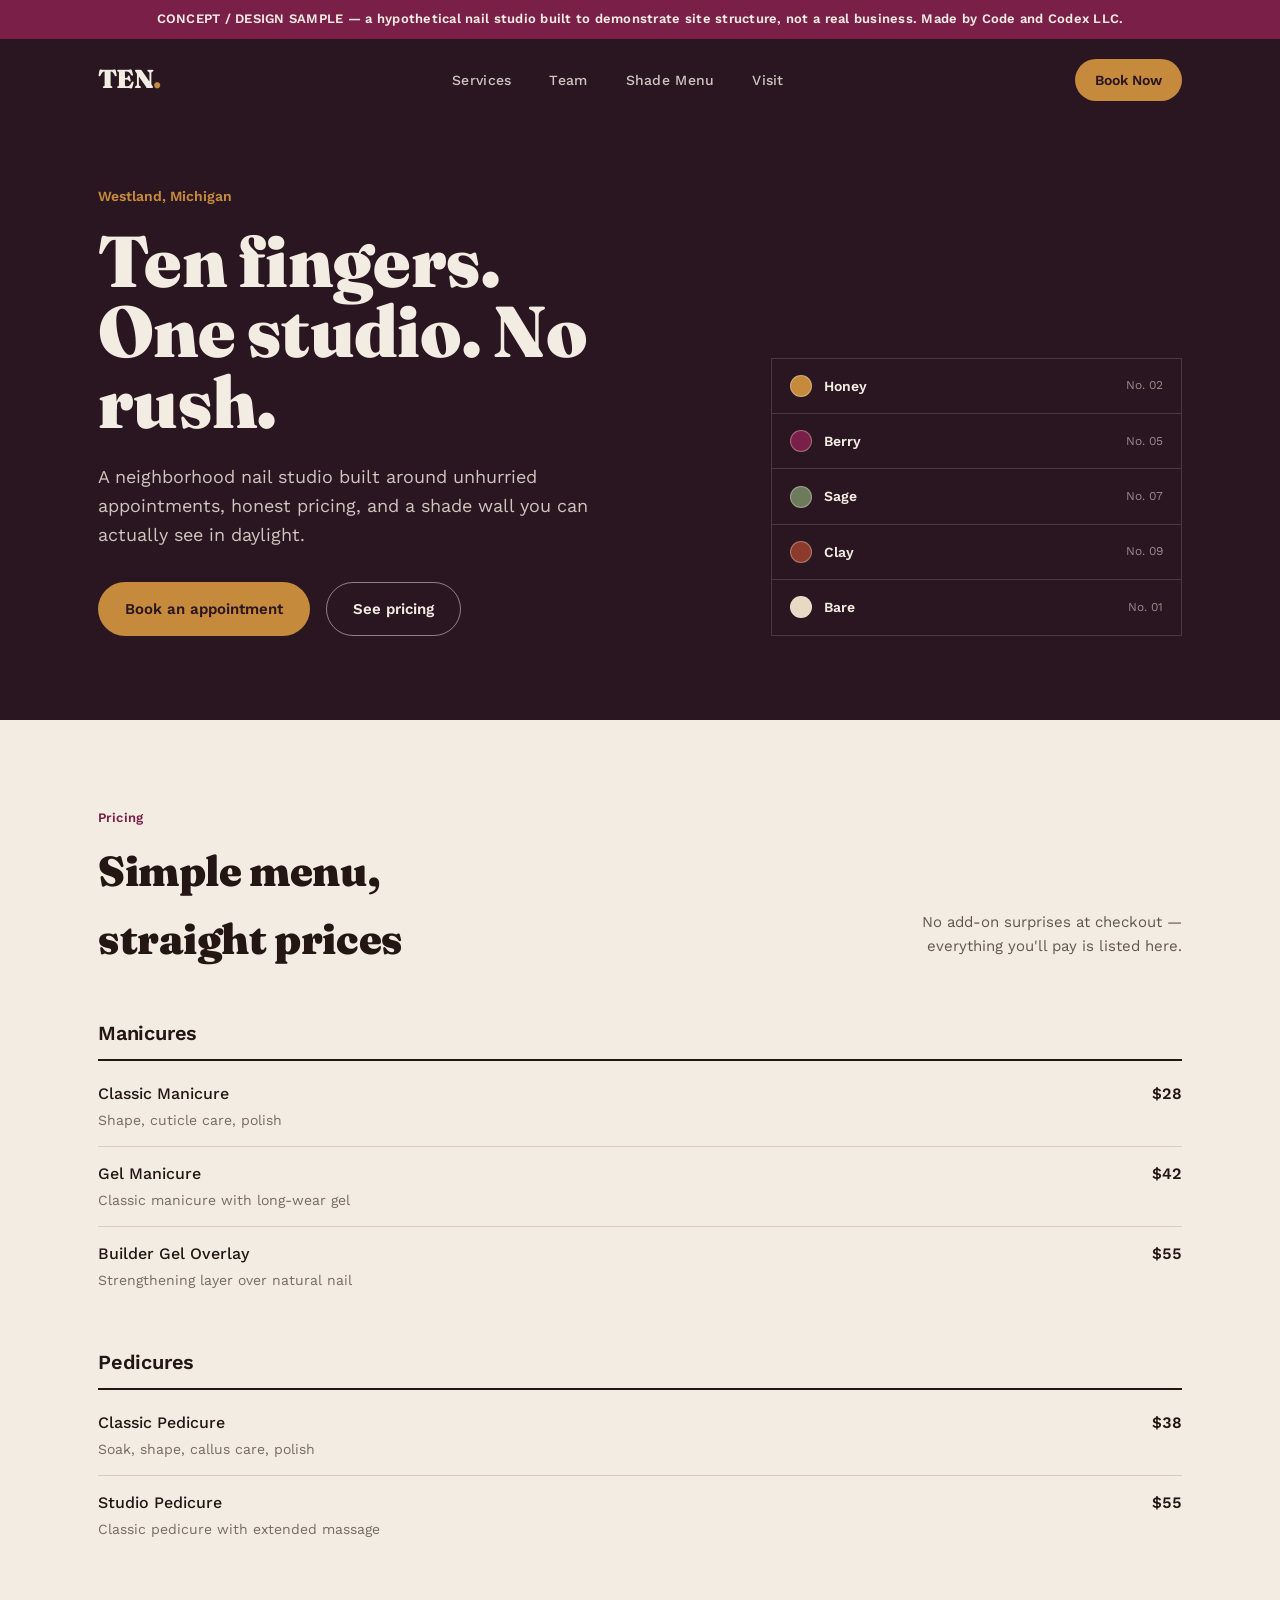
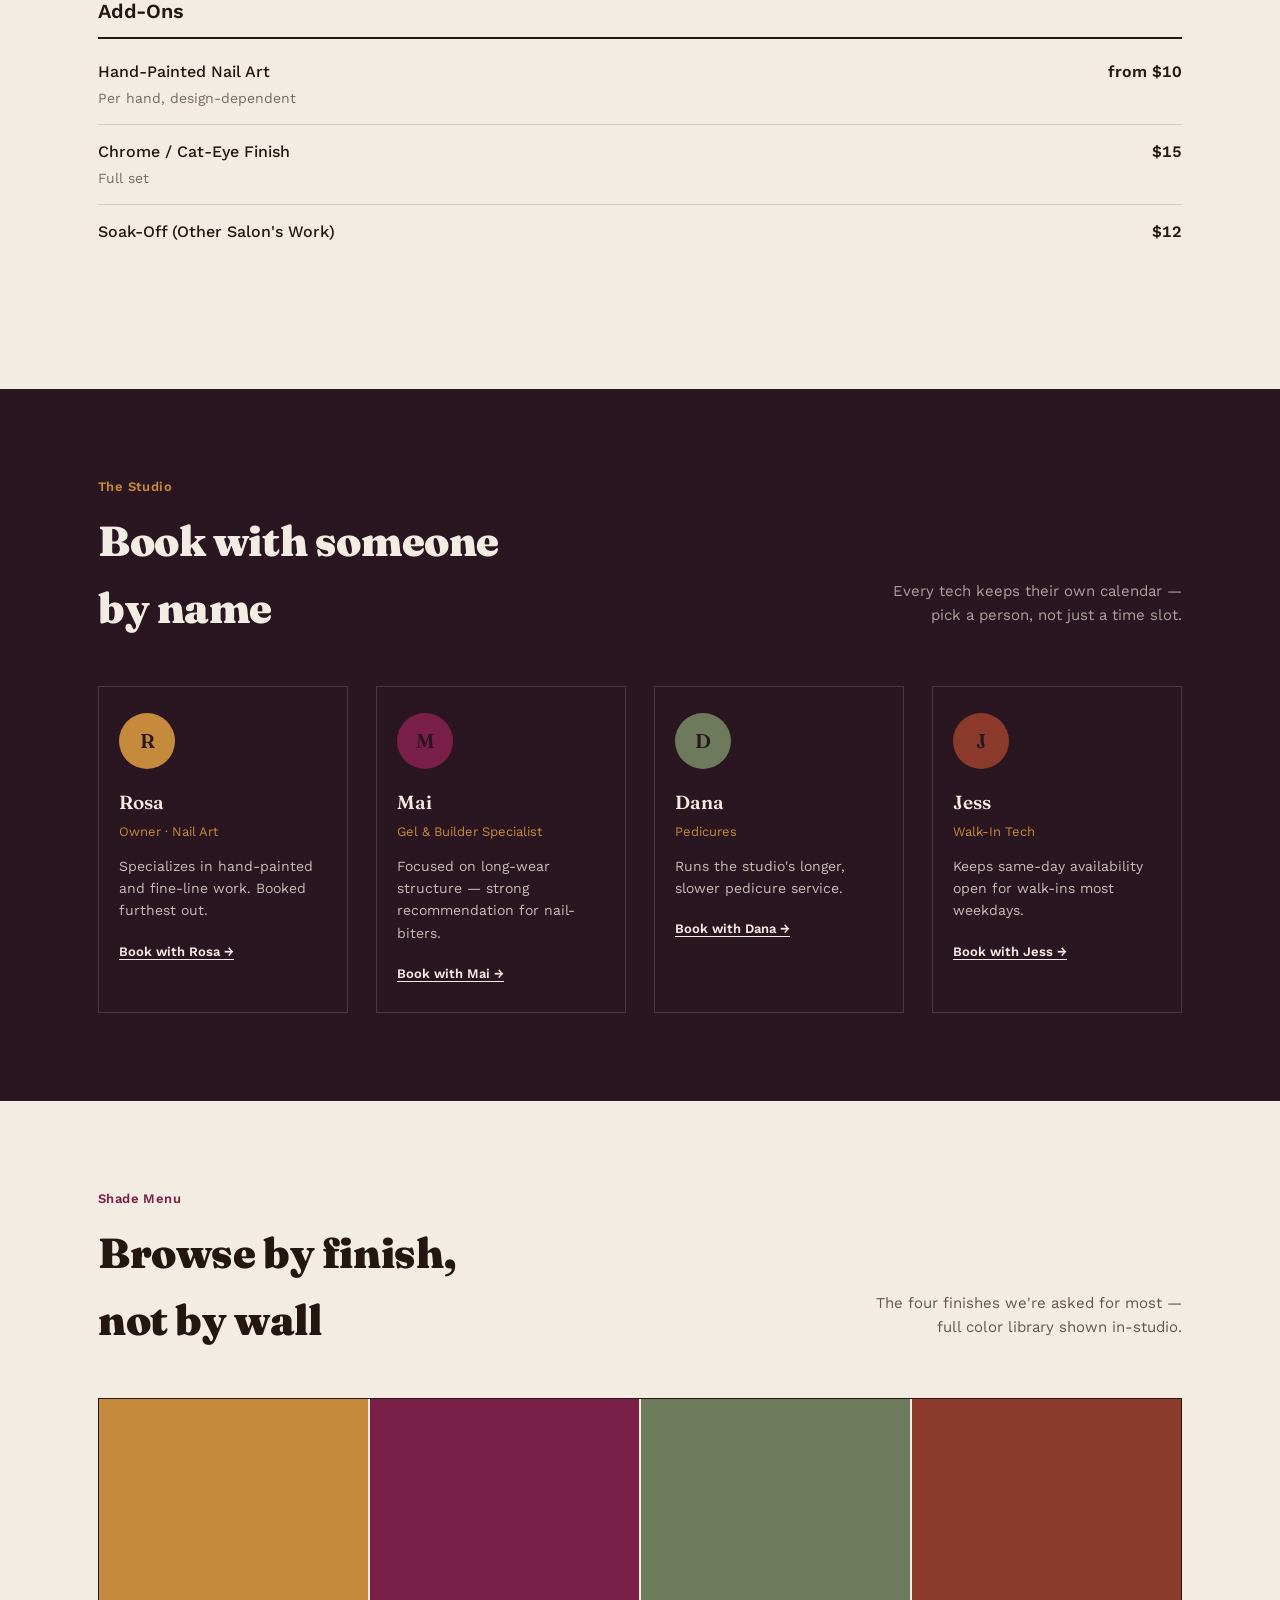
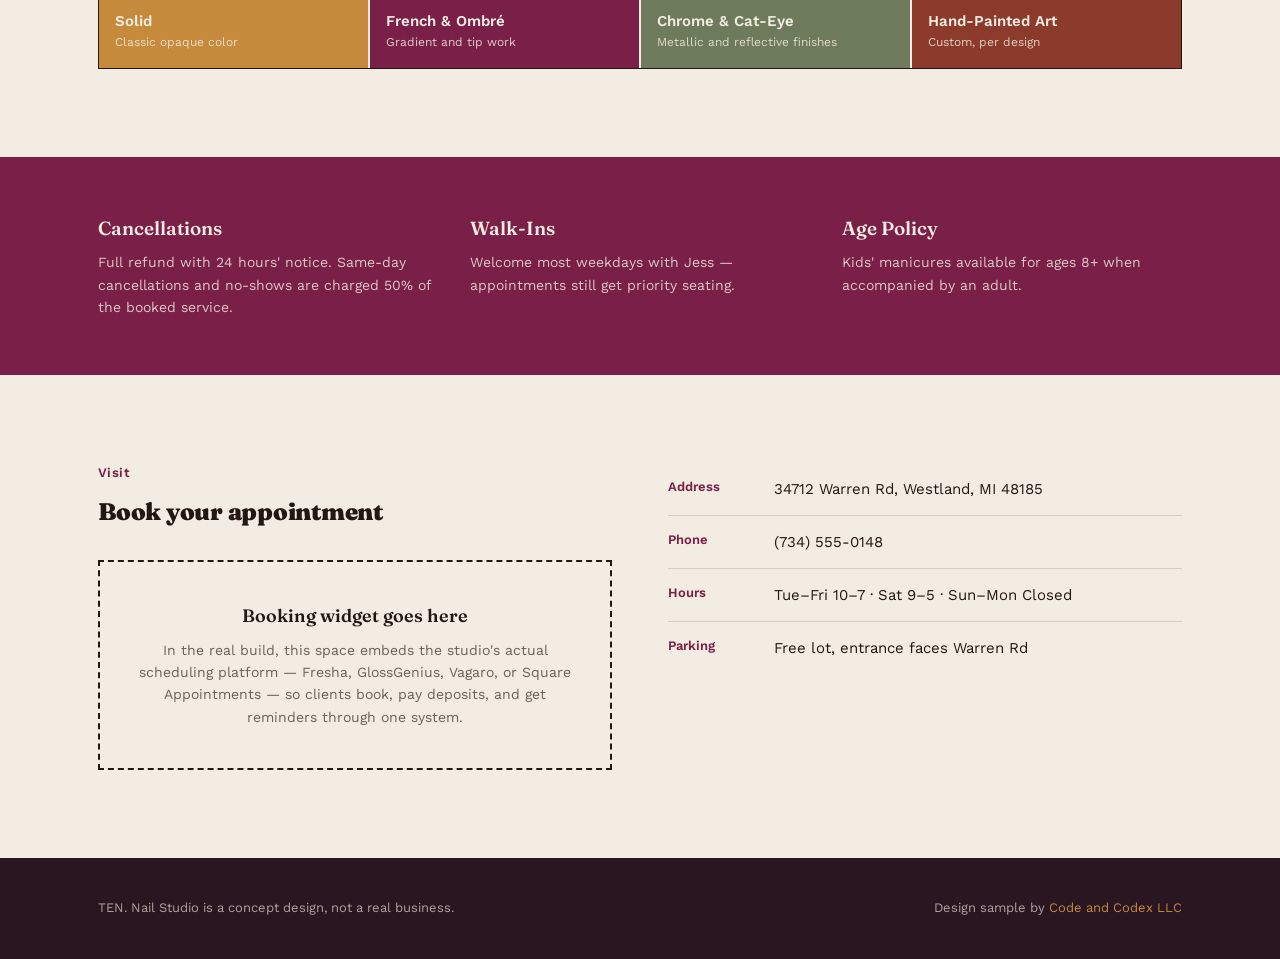
<file: ten-nail-studio-concept.html>
<!DOCTYPE html>
<html lang="en">
<head>
<meta charset="UTF-8">
<meta name="viewport" content="width=device-width, initial-scale=1.0">
<title>TEN. Nail Studio — Concept</title>
<meta name="robots" content="noindex, follow">
<link rel="preconnect" href="https://fonts.googleapis.com">
<link rel="preconnect" href="https://fonts.gstatic.com" crossorigin>
<link href="https://fonts.googleapis.com/css2?family=Fraunces:opsz,wght@9..144,400;9..144,600;9..144,900&family=Work+Sans:wght@400;500;600&display=swap" rel="stylesheet">
<style>
  :root{
    --vamp:#2A1620;
    --vamp-2:#37202D;
    --bare:#F3ECE2;
    --ink:#241612;
    --honey:#C68A3D;
    --berry:#7A2048;
    --sage:#6E7A5C;
    --line: rgba(243,236,226,0.16);
    --line-light: rgba(36,22,18,0.14);
    --maxw: 1140px;
  }
  *{box-sizing:border-box;}
  html{scroll-behavior:smooth;}
  @media (prefers-reduced-motion: reduce){
    html{scroll-behavior:auto;}
    *{animation-duration:0.001ms !important; transition-duration:0.001ms !important;}
  }
  body{
    margin:0;
    background:var(--bare);
    color:var(--ink);
    font-family:'Work Sans', sans-serif;
    font-size:16px;
    line-height:1.6;
    -webkit-font-smoothing:antialiased;
  }
  h1,h2,h3{
    font-family:'Fraunces', serif;
    font-weight:900;
    margin:0;
    letter-spacing:-0.01em;
  }
  a{color:inherit;}
  a:focus-visible, button:focus-visible{
    outline:3px solid var(--honey);
    outline-offset:3px;
  }
  .wrap{max-width:var(--maxw); margin:0 auto; padding:0 28px;}

  /* ---------- concept badge ---------- */
  .concept-badge{
    background:var(--berry);
    color:var(--bare);
    text-align:center;
    font-family:'Work Sans', sans-serif;
    font-weight:600;
    font-size:13px;
    letter-spacing:0.02em;
    padding:9px 16px;
  }
  .concept-badge strong{font-weight:600;}

  /* ---------- nav ---------- */
  header{
    background:var(--vamp);
    color:var(--bare);
    position:sticky; top:0; z-index:30;
  }
  nav{
    display:flex; align-items:center; justify-content:space-between;
    padding:20px 0;
  }
  .logo{
    font-family:'Fraunces', serif;
    font-weight:900;
    font-size:26px;
    color:var(--bare);
    text-decoration:none;
    letter-spacing:-0.02em;
  }
  .logo .dot{color:var(--honey);}
  .navlinks{display:flex; gap:34px; list-style:none; margin:0; padding:0;}
  .navlinks a{
    text-decoration:none;
    font-size:14px;
    font-weight:500;
    letter-spacing:0.02em;
    color:var(--bare);
    opacity:0.82;
    padding:6px 2px;
    border-bottom:2px solid transparent;
    transition:opacity .15s, border-color .15s;
  }
  .navlinks a:hover{opacity:1; border-color:var(--honey);}
  .nav-cta{
    background:var(--honey);
    color:var(--vamp);
    text-decoration:none;
    font-weight:600;
    font-size:14px;
    padding:10px 20px;
    border-radius:999px;
  }
  .nav-toggle{display:none; background:none; border:0; color:var(--bare); font-size:26px; cursor:pointer;}

  /* ---------- hero ---------- */
  .hero{
    background:var(--vamp);
    color:var(--bare);
    padding:64px 0 84px;
  }
  .hero-grid{
    display:grid;
    grid-template-columns:1.2fr 0.8fr;
    gap:56px;
    align-items:end;
  }
  .eyebrow-plain{
    font-size:14px;
    color:var(--honey);
    font-weight:600;
    margin:0 0 18px;
  }
  .hero h1{
    font-size:clamp(40px, 6vw, 72px);
    line-height:0.98;
    max-width:11ch;
  }
  .hero p.lede{
    margin:26px 0 32px;
    max-width:46ch;
    font-size:18px;
    color:rgba(243,236,226,0.82);
  }
  .hero-ctas{display:flex; gap:16px; flex-wrap:wrap;}
  .btn{
    display:inline-block;
    text-decoration:none;
    font-weight:600;
    font-size:15px;
    padding:14px 26px;
    border-radius:999px;
    border:1px solid transparent;
    cursor:pointer;
  }
  .btn-primary{background:var(--honey); color:var(--vamp);}
  .btn-primary:hover{background:#D89A4E;}
  .btn-outline{background:transparent; color:var(--bare); border-color:rgba(243,236,226,0.5);}
  .btn-outline:hover{border-color:var(--bare);}

  /* swatch strip */
  .swatchstrip{display:flex; flex-direction:column; gap:0; border:1px solid var(--line);}
  .swatch{
    display:flex; align-items:center; justify-content:space-between;
    padding:16px 18px;
    border-bottom:1px solid var(--line);
    font-size:14px;
  }
  .swatch:last-child{border-bottom:none;}
  .swatch .name{font-weight:600;}
  .swatch .chip{
    width:22px; height:22px; border-radius:50%;
    display:inline-block; margin-right:12px; flex:none;
    border:1px solid rgba(243,236,226,0.35);
  }
  .swatch-left{display:flex; align-items:center;}
  .swatch .code{opacity:0.55; font-size:12px;}

  /* ---------- section headers ---------- */
  .section{padding:88px 0;}
  .section-head{
    display:flex; justify-content:space-between; align-items:flex-end;
    gap:24px; margin-bottom:44px; flex-wrap:wrap;
  }
  .section-label{
    font-size:13px; font-weight:600; letter-spacing:0.03em;
    color:var(--berry);
    margin:0 0 10px;
  }
  .section h2{font-size:clamp(30px,4vw,42px); max-width:14ch;}
  .section-note{max-width:34ch; font-size:15px; color:rgba(36,22,18,0.7); text-align:right;}

  /* ---------- services ---------- */
  .services{background:var(--bare);}
  .svc-group{margin-bottom:40px;}
  .svc-group h3{
    font-size:20px; font-weight:600; font-family:'Work Sans',sans-serif;
    text-transform:none;
    border-bottom:2px solid var(--ink);
    padding-bottom:10px; margin-bottom:6px;
  }
  .svc-row{
    display:flex; justify-content:space-between; gap:16px;
    padding:14px 0;
    border-bottom:1px solid var(--line-light);
  }
  .svc-row:last-child{border-bottom:none;}
  .svc-name{font-weight:500;}
  .svc-desc{font-size:14px; color:rgba(36,22,18,0.6); margin-top:3px;}
  .svc-price{font-weight:600; white-space:nowrap; font-variant-numeric:tabular-nums;}

  /* ---------- team ---------- */
  .team{background:var(--vamp); color:var(--bare);}
  .team .section-label{color:var(--honey);}
  .team .section-note{color:rgba(243,236,226,0.65);}
  .team-grid{
    display:grid; grid-template-columns:repeat(4, 1fr); gap:28px;
  }
  .tech{border:1px solid var(--line); padding:26px 20px;}
  .avatar{
    width:56px; height:56px; border-radius:50%;
    display:flex; align-items:center; justify-content:center;
    font-family:'Fraunces', serif; font-weight:600; font-size:20px;
    color:var(--vamp);
    margin-bottom:18px;
  }
  .tech h4{font-family:'Fraunces', serif; font-weight:600; font-size:19px; margin:0 0 4px;}
  .tech .role{font-size:13px; color:var(--honey); margin-bottom:12px;}
  .tech p{font-size:14px; color:rgba(243,236,226,0.78); margin:0 0 16px;}
  .tech a{font-size:13px; font-weight:600; text-decoration:underline; text-underline-offset:3px;}

  /* ---------- gallery / shade menu ---------- */
  .shademenu{background:var(--bare);}
  .shade-grid{
    display:grid; grid-template-columns:repeat(4,1fr); gap:2px;
    border:1px solid var(--ink);
  }
  .shade-tile{
    aspect-ratio:1/1;
    display:flex; flex-direction:column; justify-content:flex-end;
    padding:16px;
    position:relative;
    color:var(--bare);
  }
  .shade-tile h4{font-family:'Work Sans',sans-serif; font-weight:600; font-size:15px; margin:0;}
  .shade-tile span{font-size:12px; opacity:0.85;}

  /* ---------- policies ---------- */
  .policies{background:var(--berry); color:var(--bare); padding:56px 0;}
  .policy-grid{display:grid; grid-template-columns:repeat(3,1fr); gap:32px;}
  .policy-grid h4{font-family:'Fraunces',serif; font-size:19px; font-weight:600; margin:0 0 8px;}
  .policy-grid p{font-size:14px; color:rgba(243,236,226,0.82); margin:0;}

  /* ---------- book ---------- */
  .book{background:var(--bare); padding:88px 0;}
  .book-grid{display:grid; grid-template-columns:1fr 1fr; gap:56px; align-items:start;}
  .book-embed{
    border:2px dashed var(--ink);
    padding:40px 28px;
    text-align:center;
    color:rgba(36,22,18,0.65);
    font-size:14px;
  }
  .book-embed strong{display:block; font-family:'Fraunces', serif; font-weight:600; font-size:18px; color:var(--ink); margin-bottom:8px;}
  .info-list{list-style:none; padding:0; margin:0;}
  .info-list li{display:flex; gap:16px; padding:14px 0; border-bottom:1px solid var(--line-light);}
  .info-list li:last-child{border-bottom:none;}
  .info-list .k{width:90px; flex:none; font-size:13px; font-weight:600; color:var(--berry);}
  .info-list .v{font-size:15px;}

  /* ---------- footer ---------- */
  footer{background:var(--vamp); color:rgba(243,236,226,0.65); padding:40px 0;}
  .footer-row{display:flex; justify-content:space-between; align-items:center; gap:16px; flex-wrap:wrap; font-size:13px;}
  footer a{color:var(--honey); text-decoration:none;}

  /* ---------- responsive ---------- */
  @media (max-width: 880px){
    .hero-grid{grid-template-columns:1fr;}
    .team-grid{grid-template-columns:repeat(2,1fr);}
    .shade-grid{grid-template-columns:repeat(2,1fr);}
    .policy-grid{grid-template-columns:1fr;}
    .book-grid{grid-template-columns:1fr;}
    .section-note{text-align:left;}
  }
  @media (max-width: 700px){
    .navlinks{
      position:absolute; top:100%; left:0; right:0;
      background:var(--vamp);
      flex-direction:column; gap:0;
      max-height:0; overflow:hidden;
      transition:max-height .25s ease;
      border-top:1px solid var(--line);
    }
    .navlinks.open{max-height:320px;}
    .navlinks li{width:100%;}
    .navlinks a{display:block; padding:16px 28px; border-bottom:1px solid var(--line);}
    .nav-cta{display:none;}
    .nav-toggle{display:block;}
    .team-grid{grid-template-columns:1fr 1fr;}
  }
</style>
</head>
<body>

<div class="concept-badge">CONCEPT / DESIGN SAMPLE — a hypothetical nail studio built to demonstrate site structure, not a real business. Made by <strong>Code and Codex LLC</strong>.</div>

<header>
  <div class="wrap">
    <nav>
      <a href="#" class="logo">TEN<span class="dot">.</span></a>
      <ul class="navlinks" id="navlinks">
        <li><a href="#services">Services</a></li>
        <li><a href="#team">Team</a></li>
        <li><a href="#shades">Shade Menu</a></li>
        <li><a href="#book">Visit</a></li>
      </ul>
      <a href="#book" class="nav-cta">Book Now</a>
      <button class="nav-toggle" id="navToggle" aria-label="Toggle menu" aria-expanded="false">&#9776;</button>
    </nav>
  </div>
</header>

<section class="hero">
  <div class="wrap hero-grid">
    <div>
      <p class="eyebrow-plain">Westland, Michigan</p>
      <h1>Ten fingers. One studio. No rush.</h1>
      <p class="lede">A neighborhood nail studio built around unhurried appointments, honest pricing, and a shade wall you can actually see in daylight.</p>
      <div class="hero-ctas">
        <a href="#book" class="btn btn-primary">Book an appointment</a>
        <a href="#services" class="btn btn-outline">See pricing</a>
      </div>
    </div>
    <div class="swatchstrip">
      <div class="swatch"><span class="swatch-left"><span class="chip" style="background:var(--honey)"></span><span class="name">Honey</span></span><span class="code">No. 02</span></div>
      <div class="swatch"><span class="swatch-left"><span class="chip" style="background:var(--berry)"></span><span class="name">Berry</span></span><span class="code">No. 05</span></div>
      <div class="swatch"><span class="swatch-left"><span class="chip" style="background:var(--sage)"></span><span class="name">Sage</span></span><span class="code">No. 07</span></div>
      <div class="swatch"><span class="swatch-left"><span class="chip" style="background:#8B3A2B"></span><span class="name">Clay</span></span><span class="code">No. 09</span></div>
      <div class="swatch"><span class="swatch-left"><span class="chip" style="background:#E7D9C4"></span><span class="name">Bare</span></span><span class="code">No. 01</span></div>
    </div>
  </div>
</section>

<section class="section services" id="services">
  <div class="wrap">
    <div class="section-head">
      <div>
        <p class="section-label">Pricing</p>
        <h2>Simple menu, straight prices</h2>
      </div>
      <p class="section-note">No add-on surprises at checkout — everything you'll pay is listed here.</p>
    </div>

    <div class="svc-group">
      <h3>Manicures</h3>
      <div class="svc-row">
        <div><div class="svc-name">Classic Manicure</div><div class="svc-desc">Shape, cuticle care, polish</div></div>
        <div class="svc-price">$28</div>
      </div>
      <div class="svc-row">
        <div><div class="svc-name">Gel Manicure</div><div class="svc-desc">Classic manicure with long-wear gel</div></div>
        <div class="svc-price">$42</div>
      </div>
      <div class="svc-row">
        <div><div class="svc-name">Builder Gel Overlay</div><div class="svc-desc">Strengthening layer over natural nail</div></div>
        <div class="svc-price">$55</div>
      </div>
    </div>

    <div class="svc-group">
      <h3>Pedicures</h3>
      <div class="svc-row">
        <div><div class="svc-name">Classic Pedicure</div><div class="svc-desc">Soak, shape, callus care, polish</div></div>
        <div class="svc-price">$38</div>
      </div>
      <div class="svc-row">
        <div><div class="svc-name">Studio Pedicure</div><div class="svc-desc">Classic pedicure with extended massage</div></div>
        <div class="svc-price">$55</div>
      </div>
    </div>

    <div class="svc-group">
      <h3>Add-Ons</h3>
      <div class="svc-row">
        <div><div class="svc-name">Hand-Painted Nail Art</div><div class="svc-desc">Per hand, design-dependent</div></div>
        <div class="svc-price">from $10</div>
      </div>
      <div class="svc-row">
        <div><div class="svc-name">Chrome / Cat-Eye Finish</div><div class="svc-desc">Full set</div></div>
        <div class="svc-price">$15</div>
      </div>
      <div class="svc-row">
        <div><div class="svc-name">Soak-Off (Other Salon's Work)</div><div class="svc-desc"></div></div>
        <div class="svc-price">$12</div>
      </div>
    </div>
  </div>
</section>

<section class="section team" id="team">
  <div class="wrap">
    <div class="section-head">
      <div>
        <p class="section-label">The Studio</p>
        <h2>Book with someone by name</h2>
      </div>
      <p class="section-note">Every tech keeps their own calendar — pick a person, not just a time slot.</p>
    </div>
    <div class="team-grid">
      <div class="tech">
        <div class="avatar" style="background:var(--honey)">R</div>
        <h4>Rosa</h4>
        <div class="role">Owner · Nail Art</div>
        <p>Specializes in hand-painted and fine-line work. Booked furthest out.</p>
        <a href="#book">Book with Rosa &rarr;</a>
      </div>
      <div class="tech">
        <div class="avatar" style="background:var(--berry)">M</div>
        <h4>Mai</h4>
        <div class="role">Gel &amp; Builder Specialist</div>
        <p>Focused on long-wear structure — strong recommendation for nail-biters.</p>
        <a href="#book">Book with Mai &rarr;</a>
      </div>
      <div class="tech">
        <div class="avatar" style="background:var(--sage)">D</div>
        <h4>Dana</h4>
        <div class="role">Pedicures</div>
        <p>Runs the studio's longer, slower pedicure service.</p>
        <a href="#book">Book with Dana &rarr;</a>
      </div>
      <div class="tech">
        <div class="avatar" style="background:#8B3A2B">J</div>
        <h4>Jess</h4>
        <div class="role">Walk-In Tech</div>
        <p>Keeps same-day availability open for walk-ins most weekdays.</p>
        <a href="#book">Book with Jess &rarr;</a>
      </div>
    </div>
  </div>
</section>

<section class="section shademenu" id="shades">
  <div class="wrap">
    <div class="section-head">
      <div>
        <p class="section-label">Shade Menu</p>
        <h2>Browse by finish, not by wall</h2>
      </div>
      <p class="section-note">The four finishes we're asked for most — full color library shown in-studio.</p>
    </div>
    <div class="shade-grid">
      <div class="shade-tile" style="background:var(--honey)">
        <h4>Solid</h4>
        <span>Classic opaque color</span>
      </div>
      <div class="shade-tile" style="background:var(--berry)">
        <h4>French &amp; Ombr&eacute;</h4>
        <span>Gradient and tip work</span>
      </div>
      <div class="shade-tile" style="background:var(--sage)">
        <h4>Chrome &amp; Cat-Eye</h4>
        <span>Metallic and reflective finishes</span>
      </div>
      <div class="shade-tile" style="background:#8B3A2B">
        <h4>Hand-Painted Art</h4>
        <span>Custom, per design</span>
      </div>
    </div>
  </div>
</section>

<section class="policies">
  <div class="wrap policy-grid">
    <div>
      <h4>Cancellations</h4>
      <p>Full refund with 24 hours' notice. Same-day cancellations and no-shows are charged 50% of the booked service.</p>
    </div>
    <div>
      <h4>Walk-Ins</h4>
      <p>Welcome most weekdays with Jess — appointments still get priority seating.</p>
    </div>
    <div>
      <h4>Age Policy</h4>
      <p>Kids' manicures available for ages 8+ when accompanied by an adult.</p>
    </div>
  </div>
</section>

<section class="book" id="book">
  <div class="wrap book-grid">
    <div>
      <p class="section-label">Visit</p>
      <h2>Book your appointment</h2>
      <div class="book-embed" style="margin-top:28px;">
        <strong>Booking widget goes here</strong>
        In the real build, this space embeds the studio's actual scheduling platform — Fresha, GlossGenius, Vagaro, or Square Appointments — so clients book, pay deposits, and get reminders through one system.
      </div>
    </div>
    <div>
      <ul class="info-list">
        <li><span class="k">Address</span><span class="v">34712 Warren Rd, Westland, MI 48185</span></li>
        <li><span class="k">Phone</span><span class="v">(734) 555-0148</span></li>
        <li><span class="k">Hours</span><span class="v">Tue&ndash;Fri 10&ndash;7 &middot; Sat 9&ndash;5 &middot; Sun&ndash;Mon Closed</span></li>
        <li><span class="k">Parking</span><span class="v">Free lot, entrance faces Warren Rd</span></li>
      </ul>
    </div>
  </div>
</section>

<footer>
  <div class="wrap footer-row">
    <span>TEN. Nail Studio is a concept design, not a real business.</span>
    <span>Design sample by <a href="#">Code and Codex LLC</a></span>
  </div>
</footer>

<script>
  var toggle = document.getElementById('navToggle');
  var links = document.getElementById('navlinks');
  toggle.addEventListener('click', function(){
    var open = links.classList.toggle('open');
    toggle.setAttribute('aria-expanded', open ? 'true' : 'false');
  });
  links.querySelectorAll('a').forEach(function(a){
    a.addEventListener('click', function(){
      links.classList.remove('open');
      toggle.setAttribute('aria-expanded', 'false');
    });
  });
</script>

</body>
</html>
</file>
<file: assets/css/fonts.css>
@font-face {
  font-family: "Source Serif 4";
  font-style: normal;
  font-weight: 400;
  font-display: swap;
  src: url("../fonts/SourceSerif4-Roman-var.woff2") format("woff2");
  unicode-range: U+0000-00FF, U+0131, U+0152-0153, U+02BB-02BC, U+02C6, U+02DA, U+02DC, U+0304, U+0308, U+0329, U+2000-206F, U+20AC, U+2122, U+2191, U+2193, U+2212, U+2215, U+FEFF, U+FFFD;
}

@font-face {
  font-family: "Source Serif 4";
  font-style: normal;
  font-weight: 600;
  font-display: swap;
  src: url("../fonts/SourceSerif4-Roman-var.woff2") format("woff2");
  unicode-range: U+0000-00FF, U+0131, U+0152-0153, U+02BB-02BC, U+02C6, U+02DA, U+02DC, U+0304, U+0308, U+0329, U+2000-206F, U+20AC, U+2122, U+2191, U+2193, U+2212, U+2215, U+FEFF, U+FFFD;
}

@font-face {
  font-family: "Source Serif 4";
  font-style: italic;
  font-weight: 400;
  font-display: swap;
  src: url("../fonts/SourceSerif4-Italic-var.woff2") format("woff2");
  unicode-range: U+0000-00FF, U+0131, U+0152-0153, U+02BB-02BC, U+02C6, U+02DA, U+02DC, U+0304, U+0308, U+0329, U+2000-206F, U+20AC, U+2122, U+2191, U+2193, U+2212, U+2215, U+FEFF, U+FFFD;
}
</file>
<file: assets/css/styles.css>
/* ---- Tokens ---------------------------------------------------------- */

:root {
  --color-bg: #f3f2f2;
  --color-ink: #201e1d;
  --color-gold: #9a7420;
  --color-purple: #4a2a7d;
  --color-purple-hover: #6a44a8;
  --color-selection: rgba(74, 42, 125, 0.16);

  --color-neutral-400: #bab6b6;
  --color-neutral-600: #7d7979;
  --color-neutral-700: #605d5d;
  --color-neutral-800: #444141;

  --font-heading: "Source Serif 4", ui-serif, Georgia, serif;
  --font-body: "Source Serif 4", ui-serif, Georgia, serif;
  --radius-sm: 2px;

  --gutter: 72px;
}

/* ---- Reset ------------------------------------------------------------ */

*,
*::before,
*::after {
  box-sizing: border-box;
}

html {
  -webkit-text-size-adjust: 100%;
}

body {
  margin: 0;
  background: var(--color-bg);
  color: var(--color-ink);
  font-family: var(--font-body);
}

h1,
h2,
h3 {
  font-family: var(--font-heading);
  font-weight: 600;
  margin: 0;
}

p {
  margin: 0;
}

ul,
ol {
  margin: 0;
}

img,
svg {
  display: block;
  max-width: 100%;
}

::selection {
  background: var(--color-selection);
}

[hidden] {
  display: none !important;
}

/* ---- Links & focus ----------------------------------------------------- */

a {
  color: var(--color-purple);
  text-decoration: none;
  transition: color 140ms ease;
}

a:hover {
  color: var(--color-purple-hover);
  text-decoration: underline;
  text-underline-offset: 3px;
}

a:focus-visible,
button:focus-visible,
input:focus-visible,
textarea:focus-visible,
select:focus-visible {
  outline: 2px solid var(--color-purple);
  outline-offset: 3px;
}

@media (prefers-reduced-motion: reduce) {
  a {
    transition: none;
  }
}

/* ---- Header ------------------------------------------------------------ */

.site-header {
  display: flex;
  flex-wrap: wrap;
  gap: 32px 48px;
  align-items: center;
  justify-content: space-between;
  padding: 40px var(--gutter) 0;
}

.brand {
  display: flex;
  align-items: center;
  gap: 18px;
  color: inherit;
}

.brand:hover {
  text-decoration: none;
}

.brand__mark {
  flex: none;
  width: 52px;
  height: 52px;
}

.brand__text {
  display: flex;
  flex-direction: column;
  gap: 5px;
}

.brand__name {
  font-family: var(--font-heading);
  font-size: 21px;
  font-weight: 600;
  letter-spacing: 0.14em;
  line-height: 1;
  color: var(--color-gold);
}

.brand__name em {
  font-style: italic;
  font-weight: 400;
  letter-spacing: 0.01em;
  font-size: 18px;
}

.brand__descriptor {
  font-size: 9px;
  letter-spacing: 0.3em;
  text-transform: uppercase;
  color: var(--color-ink);
}

.site-nav {
  display: flex;
  gap: 40px;
  align-items: center;
}

.site-nav a,
.site-nav__current {
  font-size: 15px;
  letter-spacing: 0.14em;
  text-transform: uppercase;
}

.site-nav__current {
  color: var(--color-gold);
}

/* ---- Footer ------------------------------------------------------------ */

.site-footer {
  padding: 120px var(--gutter) 64px;
  font-size: 13px;
  color: var(--color-neutral-700);
}

.footer-inner {
  display: flex;
  flex-direction: column;
  gap: 8px;
  width: 100%;
}

.footer-wordmark {
  font-family: var(--font-heading);
  font-size: 15px;
  letter-spacing: 0.14em;
  color: var(--color-gold);
}

.footer-wordmark em {
  font-style: italic;
  letter-spacing: 0.01em;
}

.footer-row {
  display: flex;
  flex-wrap: wrap;
  gap: 12px 48px;
  align-items: baseline;
  justify-content: space-between;
}

.footer-links {
  display: flex;
  gap: 36px;
}

/* ---- Kicker / section intro -------------------------------------------- */

.kicker {
  font-size: 12px;
  letter-spacing: 0.24em;
  text-transform: uppercase;
  color: var(--color-neutral-600);
}

.accent {
  color: var(--color-gold);
}

/* ---- Buttons ------------------------------------------------------------ */

.btn-submit {
  font-family: var(--font-heading);
  font-size: 17px;
  font-weight: 600;
  letter-spacing: 0.12em;
  text-transform: uppercase;
  color: var(--color-bg);
  background: var(--color-purple);
  border: 0;
  padding: 15px 34px;
  cursor: pointer;
  border-radius: var(--radius-sm);
}

.btn-submit:hover {
  background: var(--color-purple-hover);
}

.btn-text {
  font-family: var(--font-body);
  font-size: 14px;
  letter-spacing: 0.1em;
  text-transform: uppercase;
  color: var(--color-purple);
  background: none;
  border: 0;
  border-bottom: 1.5px solid var(--color-gold);
  padding: 0 0 5px;
  cursor: pointer;
}

.btn-text:hover {
  color: var(--color-purple-hover);
}

/* ---- Home: hero ---------------------------------------------------------- */

/* Grid, not flex: the headline needs to span the full width (a ch cap or
   a shared column collapses it onto extra lines), while the mark needs to
   start at the very top, level with the headline — flush against the
   lede alone, like before, left it stranded below an empty gap, and
   putting it in a shared column with the headline narrowed the headline.
   Spanning the mark across both rows in its own column solves both. */
.hero {
  display: grid;
  grid-template-columns: minmax(300px, 1fr) minmax(420px, 2fr);
  column-gap: 64px;
  row-gap: 56px;
  padding: 104px var(--gutter) 0;
}

.hero__headline {
  grid-column: 1 / -1;
  grid-row: 1;
  display: flex;
  flex-direction: column;
  gap: 28px;
}

.hero__headline h1 {
  font-size: clamp(44px, 5.4vw, 76px);
  line-height: 1.02;
  text-wrap: balance;
}

.hero__lede {
  grid-column: 1;
  grid-row: 2;
}

.hero__mark {
  grid-column: 2;
  grid-row: 1 / span 2;
  align-self: start;
  display: flex;
  justify-content: center;
}

.hero__mark img {
  width: 420px;
  height: 420px;
}

@media (max-width: 960px) {
  .hero {
    grid-template-columns: 1fr;
  }
  .hero__headline,
  .hero__lede,
  .hero__mark {
    grid-column: 1;
  }
  .hero__headline {
    grid-row: 1;
  }
  .hero__lede {
    grid-row: 2;
  }
  .hero__mark {
    grid-row: 3;
  }
}

.hero__lede p {
  font-size: 20px;
  line-height: 1.6;
  max-width: 46ch;
  text-wrap: pretty;
  color: var(--color-neutral-800);
}

/* ---- Section intro (Services / Process shared shape) --------------------- */

.section-intro {
  display: flex;
  flex-direction: column;
  gap: 18px;
  max-width: 62ch;
  margin-bottom: 80px;
}

.section-intro h2 {
  font-size: clamp(32px, 3.4vw, 46px);
  line-height: 1.1;
}

/* ---- Home: services -------------------------------------------------------- */

.services {
  padding: 136px var(--gutter) 0;
}

.services__grid {
  display: grid;
  grid-template-columns: repeat(auto-fit, minmax(320px, 1fr));
  gap: 72px 88px;
  max-width: 1560px;
}

.service {
  display: flex;
  flex-direction: column;
  gap: 14px;
}

.service__num {
  font-family: var(--font-heading);
  font-size: 15px;
  letter-spacing: 0.18em;
  color: var(--color-gold);
}

.service h3 {
  font-size: 27px;
  line-height: 1.15;
}

.service p {
  font-size: 16.5px;
  line-height: 1.7;
  max-width: 40ch;
  text-wrap: pretty;
  color: var(--color-neutral-800);
}

/* ---- Home: process ---------------------------------------------------------- */

.process {
  padding: 152px var(--gutter) 0;
}

.process__inner {
  display: flex;
  flex-wrap: wrap;
  gap: 80px;
  align-items: flex-start;
}

.process__intro {
  flex: 0 1 360px;
  display: flex;
  flex-direction: column;
  gap: 18px;
}

.process__intro h2 {
  font-size: clamp(32px, 3.4vw, 46px);
  line-height: 1.1;
}

.process__intro p {
  font-size: 16px;
  line-height: 1.7;
  margin-top: 4px;
  max-width: 34ch;
  text-wrap: pretty;
  color: var(--color-neutral-700);
}

.process__list {
  flex: 1 1 520px;
  min-width: 420px;
  list-style: none;
  padding: 0;
  display: flex;
  flex-direction: column;
  gap: 48px;
}

.process__item {
  display: flex;
  gap: 28px;
  align-items: baseline;
}

.process__num {
  font-family: var(--font-heading);
  font-size: 34px;
  font-weight: 600;
  line-height: 1;
  color: var(--color-gold);
  flex: none;
  width: 58px;
}

.process__body {
  display: flex;
  flex-direction: column;
  gap: 8px;
}

.process__body h3 {
  font-size: 23px;
  line-height: 1.2;
}

.process__body p {
  font-size: 16.5px;
  line-height: 1.7;
  max-width: 46ch;
  text-wrap: pretty;
  color: var(--color-neutral-800);
}

/* ---- Examples: intro ----------------------------------------------------- */

.examples-intro {
  padding: 104px var(--gutter) 0;
}

.examples-intro__inner {
  display: flex;
  flex-direction: column;
  gap: 22px;
  max-width: 58ch;
}

.examples-intro h1 {
  font-size: clamp(40px, 5vw, 68px);
  line-height: 1.04;
  text-wrap: balance;
}

.examples-intro p {
  font-size: 19px;
  line-height: 1.65;
  text-wrap: pretty;
  color: var(--color-neutral-800);
}

/* ---- Examples: project list ------------------------------------------------- */

.project-list {
  padding: 112px var(--gutter) 0;
  display: flex;
  flex-direction: column;
  gap: 128px;
}

.project {
  display: flex;
  flex-wrap: wrap;
  gap: 56px 72px;
  align-items: center;
}

.project:nth-child(even) {
  flex-wrap: wrap-reverse;
}

.project__media {
  flex: 1 1 560px;
  min-width: 380px;
  order: 1;
}

.project:nth-child(even) .project__media {
  order: 2;
}

.project__thumb {
  width: 100%;
  aspect-ratio: 16 / 10;
  background: var(--color-neutral-400);
  overflow: hidden;
}

.project__thumb img {
  width: 100%;
  height: 100%;
  object-fit: cover;
  object-position: top;
}

.project__text {
  flex: 0 1 340px;
  min-width: 300px;
  order: 2;
  display: flex;
  flex-direction: column;
  gap: 14px;
}

.project:nth-child(even) .project__text {
  order: 1;
}

.project__meta {
  font-family: var(--font-heading);
  font-size: 15px;
  letter-spacing: 0.18em;
  color: var(--color-gold);
}

.project__name {
  font-size: 30px;
  line-height: 1.12;
}

.project__blurb {
  font-size: 16.5px;
  line-height: 1.7;
  max-width: 38ch;
  text-wrap: pretty;
  color: var(--color-neutral-800);
}

.project__link {
  font-size: 14px;
  letter-spacing: 0.1em;
  text-transform: uppercase;
  margin-top: 6px;
}

/* ---- Examples: closing CTA -------------------------------------------------- */

.examples-cta {
  padding: 144px var(--gutter) 0;
}

.examples-cta__inner {
  display: flex;
  flex-wrap: wrap;
  gap: 48px;
  align-items: flex-end;
  justify-content: space-between;
  max-width: 1180px;
}

.examples-cta h2 {
  font-size: clamp(30px, 3.4vw, 44px);
  line-height: 1.1;
  max-width: 26ch;
  text-wrap: balance;
}

.cta-link {
  font-family: var(--font-heading);
  font-size: 20px;
  letter-spacing: 0.1em;
  text-transform: uppercase;
  border-bottom: 2px solid var(--color-gold);
  padding-bottom: 7px;
}

.cta-link:hover {
  text-decoration: none;
}

/* ---- Contact ----------------------------------------------------------------- */

.contact {
  padding: 104px var(--gutter) 0;
  display: flex;
  flex-wrap: wrap;
  gap: 96px;
  align-items: flex-start;
}

.contact__main {
  flex: 1 1 520px;
  min-width: 420px;
  display: flex;
  flex-direction: column;
  gap: 44px;
}

.contact__intro {
  display: flex;
  flex-direction: column;
  gap: 20px;
  max-width: 46ch;
}

.contact__intro h1 {
  font-size: clamp(38px, 4.6vw, 62px);
  line-height: 1.04;
  text-wrap: balance;
}

.contact__intro p {
  font-size: 18px;
  line-height: 1.65;
  text-wrap: pretty;
  color: var(--color-neutral-800);
}

.contact-form {
  display: flex;
  flex-direction: column;
  gap: 36px;
  max-width: 620px;
}

.form-row {
  display: flex;
  flex-wrap: wrap;
  gap: 36px;
}

.form-field {
  display: flex;
  flex-direction: column;
  gap: 9px;
}

.form-row .form-field {
  flex: 1 1 240px;
}

.form-field label,
.form-field > span {
  font-size: 11.5px;
  letter-spacing: 0.22em;
  text-transform: uppercase;
  color: var(--color-neutral-700);
}

.field-input {
  width: 100%;
  font-family: var(--font-body);
  font-size: 17px;
  color: var(--color-ink);
  background: transparent;
  border: 0;
  border-bottom: 1.5px solid var(--color-neutral-400);
  padding: 10px 2px;
  outline: none;
}

textarea.field-input {
  resize: vertical;
  line-height: 1.6;
}

.form-actions {
  display: flex;
  flex-wrap: wrap;
  gap: 28px;
  align-items: center;
  padding-top: 4px;
}

.form-note {
  font-size: 13.5px;
  color: var(--color-neutral-700);
}

.form-error {
  font-size: 14.5px;
  color: var(--color-ink);
}

.visually-hidden {
  position: absolute;
  width: 1px;
  height: 1px;
  padding: 0;
  margin: -1px;
  overflow: hidden;
  clip: rect(0, 0, 0, 0);
  white-space: nowrap;
  border: 0;
}

.thank-you {
  display: flex;
  flex-direction: column;
  gap: 12px;
  max-width: 42ch;
}

.thank-you__kicker {
  font-family: var(--font-heading);
  font-size: 15px;
  letter-spacing: 0.18em;
  color: var(--color-gold);
}

.thank-you h2 {
  font-size: 30px;
  line-height: 1.15;
}

.thank-you p {
  font-size: 16.5px;
  line-height: 1.7;
  text-wrap: pretty;
  color: var(--color-neutral-800);
}

.thank-you .btn-text {
  align-self: flex-start;
  margin-top: 10px;
}

.contact__aside {
  flex: 0 1 300px;
  min-width: 260px;
  display: flex;
  flex-direction: column;
  gap: 44px;
  padding-top: 12px;
}

.info-block {
  display: flex;
  flex-direction: column;
  gap: 10px;
}

.info-block--list {
  gap: 12px;
}

.info-block__label {
  font-size: 11.5px;
  letter-spacing: 0.22em;
  text-transform: uppercase;
  color: var(--color-neutral-700);
}

.info-block__email {
  font-family: var(--font-heading);
  font-size: 18px;
  line-height: 1.4;
}

.info-block__value {
  font-size: 16.5px;
  line-height: 1.6;
}

.info-list {
  margin: 0;
  padding-left: 22px;
  font-size: 15.5px;
  line-height: 1.75;
  color: var(--color-neutral-800);
  display: flex;
  flex-direction: column;
  gap: 8px;
}

.recent-work {
  padding: 136px var(--gutter) 0;
}

.recent-work__row {
  display: flex;
  flex-wrap: wrap;
  gap: 56px 72px;
  align-items: center;
}

.recent-work__inner {
  display: flex;
  flex-direction: column;
  align-items: flex-start;
  gap: 18px;
  flex: 0 1 460px;
  min-width: 320px;
}

.recent-work__media {
  flex: 0 1 420px;
  min-width: 320px;
  max-width: 420px;
}

.recent-work__media img {
  display: block;
  width: 100%;
  aspect-ratio: 16 / 10;
  object-fit: cover;
}

/* This screenshot is wider than the 16:10 crop box (it's a direct capture,
   not shot to that ratio), so cover crops its left/right edges. Centered
   crop clips the "Club of Dearborn" wordmark; shifting left keeps the
   full lockup in frame and crops into the plain background on the right
   instead. */
/* This screenshot's native ratio (1400x598) is wider than the shared
   16:10 crop box, so cover always cropped something -- either the
   wordmark or the photo. Matching the box's own ratio to the image
   instead shows it exactly as it looks on the real site, uncropped. */
.project__thumb:has(> .thumb-rotary) {
  aspect-ratio: 1400 / 598;
}

.recent-work__media img.thumb-rotary {
  aspect-ratio: 1400 / 598;
}

.recent-work h2 {
  font-size: clamp(30px, 3.4vw, 44px);
  line-height: 1.1;
  max-width: 26ch;
  text-wrap: balance;
}

.recent-work__text,
.packages__note {
  font-size: 16.5px;
  line-height: 1.7;
  max-width: 56ch;
  color: var(--color-neutral-800);
}

.packages__note {
  margin-top: 56px;
}

/* ---- Small screens ------------------------------------------------------------ */

@media (max-width: 640px) {
  .process__list,
  .contact__main,
  .contact__aside,
  .project__media,
  .project__text,
  .recent-work__inner,
  .recent-work__media {
    min-width: 0;
  }
}

@media (max-width: 480px) {
  :root {
    --gutter: 24px;
  }
}
</file>
